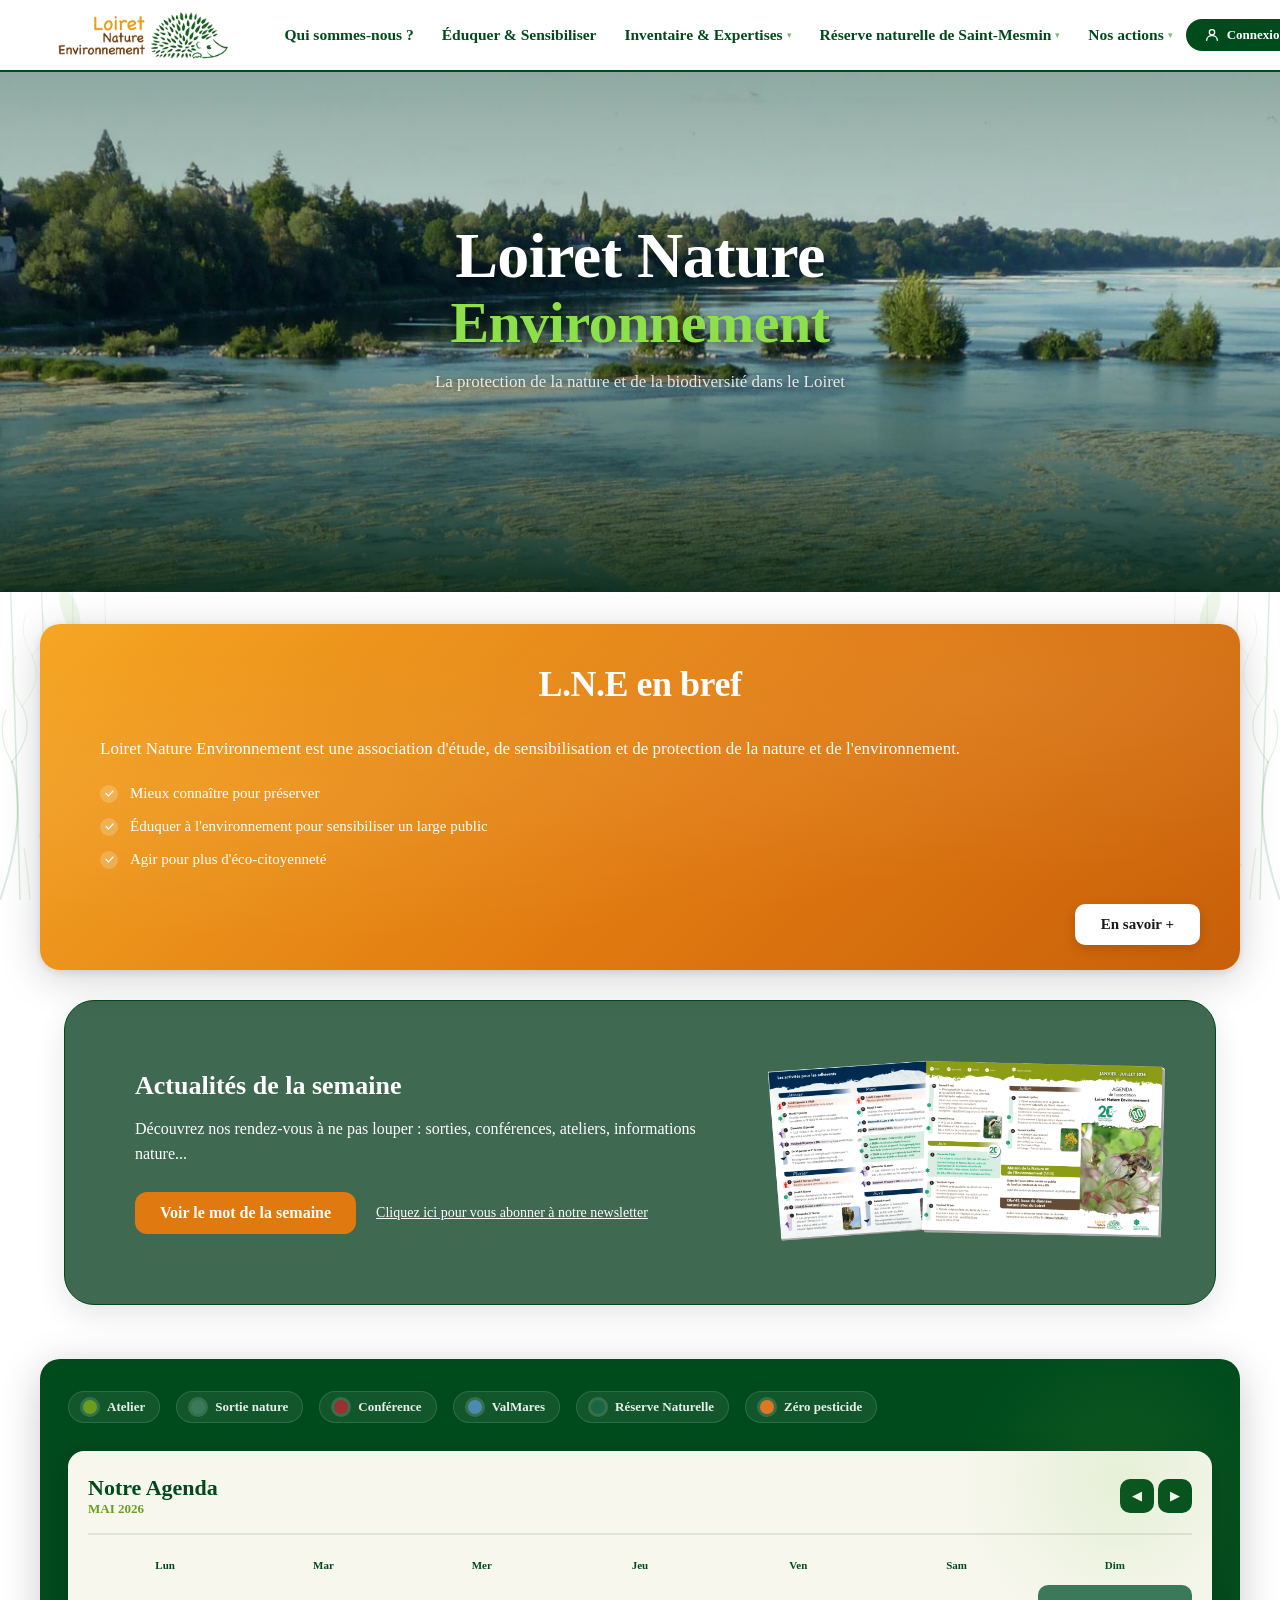
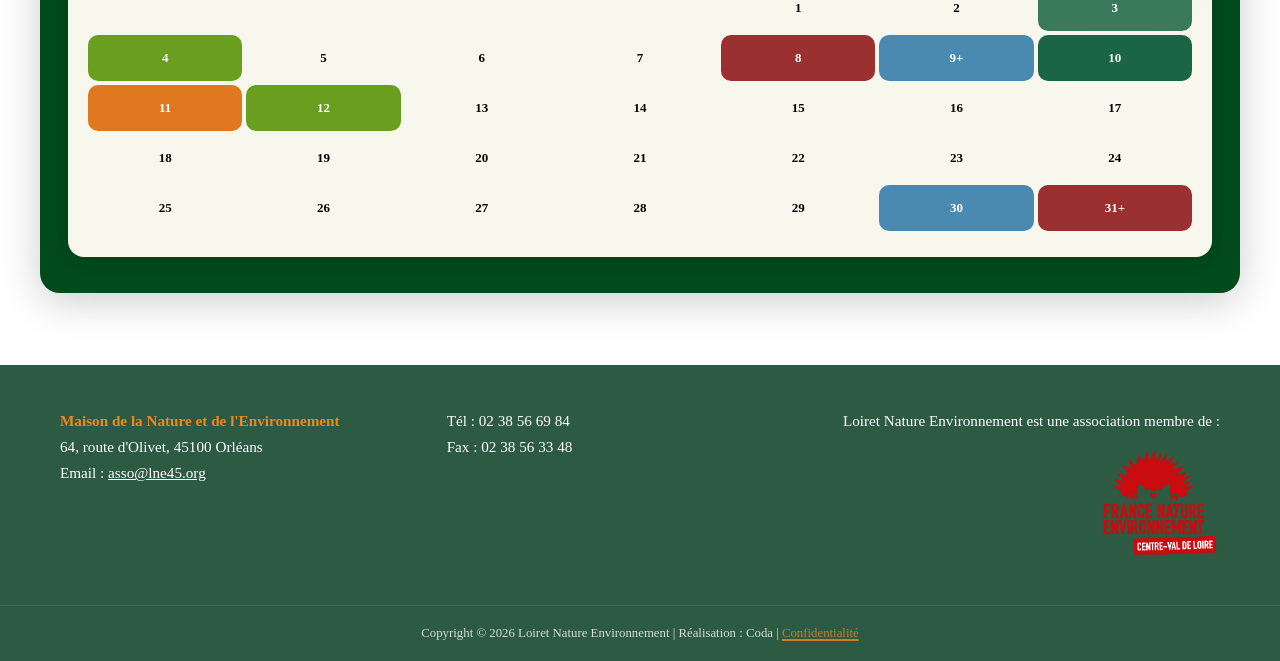
<file: index.html>
<!DOCTYPE html>
<html lang="fr">
<head>
  <meta charset="UTF-8">
  <meta name="viewport" content="width=device-width, initial-scale=1.0">
  <title>Loiret Nature Environnement</title>
  <link rel="stylesheet" href="style.css">
</head>
<body>

  <!-- DÉCORS LATÉRAUX COMPLETS -->
  <div class="side-deco side-deco--left" aria-hidden="true">
    <svg xmlns="http://www.w3.org/2000/svg" viewBox="0 0 160 900" preserveAspectRatio="xMidYMid meet">
      <path d="M20,900 Q15,700 8,520 Q2,360 22,180" stroke="#3a9a50" stroke-width="1.5" fill="none" opacity="0.18" stroke-linecap="round"/>
      <path d="M50,900 Q47,720 40,550 Q35,390 58,200" stroke="#2a7a38" stroke-width="1.2" fill="none" opacity="0.14" stroke-linecap="round"/>
      <path d="M80,900 Q76,740 72,580 Q68,420 88,260" stroke="#5ab840" stroke-width="1" fill="none" opacity="0.11" stroke-linecap="round"/>
      <path d="M110,900 Q108,760 105,600 Q102,460 118,300" stroke="#3a9a50" stroke-width="0.9" fill="none" opacity="0.09" stroke-linecap="round"/>
      <path d="M22,470 Q-2,440 4,405 Q28,415 22,470Z" fill="#3a9a50" opacity="0.16"/>
      <path d="M50,370 Q24,342 30,308 Q56,320 50,370Z" fill="#6ab840" opacity="0.14"/>
      <path d="M18,300 Q-8,268 0,235 Q24,248 18,300Z" fill="#2a7a38" opacity="0.13"/>
      <path d="M65,520 Q40,494 46,462 Q72,470 65,520Z" fill="#5ab840" opacity="0.12"/>
      <path d="M42,215 Q20,190 26,160 Q50,172 42,215Z" fill="#3a9a50" opacity="0.11"/>
      <path d="M80,640 Q56,618 60,588 Q84,596 80,640Z" fill="#6ab840" opacity="0.10"/>
      <path d="M100,430 Q78,410 82,382 Q105,390 100,430Z" fill="#2a7a38" opacity="0.09"/>
      <path d="M0,900 Q28,820 12,762" stroke="#2a7a38" stroke-width="2" fill="none" opacity="0.16" stroke-linecap="round"/>
      <path d="M12,762 Q36,732 22,706" stroke="#3a9a50" stroke-width="1.3" fill="none" opacity="0.14" stroke-linecap="round"/>
      <path d="M12,762 Q-4,736 6,710" stroke="#3a9a50" stroke-width="1.3" fill="none" opacity="0.14" stroke-linecap="round"/>
      <path d="M22,706 Q44,680 32,656" stroke="#6ab840" stroke-width="1.1" fill="none" opacity="0.12" stroke-linecap="round"/>
      <path d="M22,706 Q6,682 16,656" stroke="#6ab840" stroke-width="1.1" fill="none" opacity="0.12" stroke-linecap="round"/>
      <path d="M32,656 Q52,634 42,614" stroke="#5ab840" stroke-width="0.9" fill="none" opacity="0.10" stroke-linecap="round"/>
      <path d="M32,656 Q18,634 26,614" stroke="#5ab840" stroke-width="0.9" fill="none" opacity="0.10" stroke-linecap="round"/>
      <ellipse cx="90" cy="840" rx="42" ry="24" fill="#8B6914" opacity="0.16"/>
      <path d="M52,826 Q44,806 58,800 Q60,818 52,826Z" fill="#555533" opacity="0.16"/>
      <path d="M64,818 Q58,796 72,792 Q74,810 64,818Z" fill="#555533" opacity="0.16"/>
      <path d="M78,812 Q76,790 92,786 Q92,806 78,812Z" fill="#555533" opacity="0.16"/>
      <path d="M94,812 Q94,790 108,792 Q107,808 94,812Z" fill="#555533" opacity="0.16"/>
      <path d="M108,818 Q112,798 124,802 Q120,818 108,818Z" fill="#555533" opacity="0.16"/>
      <ellipse cx="50" cy="836" rx="11" ry="9" fill="#c8a040" opacity="0.16"/>
      <circle cx="47" cy="832" r="2.5" fill="#442200" opacity="0.18"/>
      <rect x="62" y="858" width="8" height="7" rx="2" fill="#8B6914" opacity="0.13"/>
      <rect x="80" y="860" width="8" height="7" rx="2" fill="#8B6914" opacity="0.13"/>
      <rect x="98" y="860" width="8" height="7" rx="2" fill="#8B6914" opacity="0.13"/>
      <rect x="114" y="858" width="8" height="7" rx="2" fill="#8B6914" opacity="0.13"/>
      <path d="M120,448 Q96,418 104,388 Q128,398 134,430 Q136,445 120,448Z" fill="#c05a10" opacity="0.14"/>
      <ellipse cx="130" cy="468" rx="18" ry="22" fill="#c05a10" opacity="0.15"/>
      <circle cx="122" cy="450" r="13" fill="#c05a10" opacity="0.15"/>
      <path d="M116,440 Q113,426 120,424 Q122,436 116,440Z" fill="#c05a10" opacity="0.15"/>
      <path d="M128,438 Q127,424 136,424 Q137,436 128,438Z" fill="#c05a10" opacity="0.15"/>
      <circle cx="118" cy="450" r="3" fill="#1a1a00" opacity="0.17"/>
      <ellipse cx="113" cy="456" rx="6" ry="5" fill="#d4784a" opacity="0.13"/>
      <path d="M116,476 Q106,490 104,500" stroke="#c05a10" stroke-width="3.5" fill="none" opacity="0.14" stroke-linecap="round"/>
      <circle cx="102" cy="504" r="7" fill="#c8960a" opacity="0.13"/>
      <path d="M60,110 Q36,86 40,66 Q66,70 60,110Z" fill="#f5c842" opacity="0.16"/>
      <path d="M80,110 Q104,86 100,66 Q76,70 80,110Z" fill="#f5c842" opacity="0.16"/>
      <path d="M62,116 Q42,132 46,148 Q65,140 62,116Z" fill="#e8a520" opacity="0.13"/>
      <path d="M78,116 Q98,132 94,148 Q75,140 78,116Z" fill="#e8a520" opacity="0.13"/>
      <ellipse cx="70" cy="112" rx="3.5" ry="15" fill="#2a1a00" opacity="0.16"/>
      <path d="M68,97 Q62,84 57,78" stroke="#2a1a00" stroke-width="1.1" fill="none" opacity="0.16" stroke-linecap="round"/>
      <path d="M72,97 Q78,84 83,78" stroke="#2a1a00" stroke-width="1.1" fill="none" opacity="0.16" stroke-linecap="round"/>
      <path d="M30,900 Q28,872 24,848" stroke="#3a9a50" stroke-width="1.2" fill="none" opacity="0.13" stroke-linecap="round"/>
      <path d="M45,900 Q43,874 40,852" stroke="#5ab840" stroke-width="1" fill="none" opacity="0.11" stroke-linecap="round"/>
      <path d="M140,900 Q140,876 138,855" stroke="#2a7a38" stroke-width="1" fill="none" opacity="0.10" stroke-linecap="round"/>
      <path d="M155,900 Q157,878 155,858" stroke="#3a9a50" stroke-width="0.9" fill="none" opacity="0.09" stroke-linecap="round"/>
    </svg>
  </div>

  <div class="side-deco side-deco--right" aria-hidden="true">
    <svg xmlns="http://www.w3.org/2000/svg" viewBox="0 0 160 900" preserveAspectRatio="xMidYMid meet">
      <path d="M140,900 Q145,700 152,520 Q158,360 138,180" stroke="#3a9a50" stroke-width="1.5" fill="none" opacity="0.18" stroke-linecap="round"/>
      <path d="M110,900 Q113,720 120,550 Q125,390 102,200" stroke="#2a7a38" stroke-width="1.2" fill="none" opacity="0.14" stroke-linecap="round"/>
      <path d="M80,900 Q84,740 88,580 Q92,420 72,260" stroke="#5ab840" stroke-width="1" fill="none" opacity="0.11" stroke-linecap="round"/>
      <path d="M50,900 Q52,760 55,600 Q58,460 42,300" stroke="#3a9a50" stroke-width="0.9" fill="none" opacity="0.09" stroke-linecap="round"/>
      <path d="M138,470 Q162,440 156,405 Q132,415 138,470Z" fill="#3a9a50" opacity="0.16"/>
      <path d="M110,370 Q136,342 130,308 Q104,320 110,370Z" fill="#6ab840" opacity="0.14"/>
      <path d="M142,300 Q168,268 160,235 Q136,248 142,300Z" fill="#2a7a38" opacity="0.13"/>
      <path d="M95,520 Q120,494 114,462 Q88,470 95,520Z" fill="#5ab840" opacity="0.12"/>
      <path d="M118,215 Q140,190 134,160 Q110,172 118,215Z" fill="#3a9a50" opacity="0.11"/>
      <path d="M80,640 Q104,618 100,588 Q76,596 80,640Z" fill="#6ab840" opacity="0.10"/>
      <path d="M60,430 Q82,410 78,382 Q55,390 60,430Z" fill="#2a7a38" opacity="0.09"/>
      <path d="M160,900 Q132,820 148,762" stroke="#2a7a38" stroke-width="2" fill="none" opacity="0.16" stroke-linecap="round"/>
      <path d="M148,762 Q124,732 138,706" stroke="#3a9a50" stroke-width="1.3" fill="none" opacity="0.14" stroke-linecap="round"/>
      <path d="M148,762 Q164,736 154,710" stroke="#3a9a50" stroke-width="1.3" fill="none" opacity="0.14" stroke-linecap="round"/>
      <path d="M138,706 Q116,680 128,656" stroke="#6ab840" stroke-width="1.1" fill="none" opacity="0.12" stroke-linecap="round"/>
      <path d="M138,706 Q154,682 144,656" stroke="#6ab840" stroke-width="1.1" fill="none" opacity="0.12" stroke-linecap="round"/>
      <path d="M128,656 Q108,634 118,614" stroke="#5ab840" stroke-width="0.9" fill="none" opacity="0.10" stroke-linecap="round"/>
      <path d="M128,656 Q142,634 134,614" stroke="#5ab840" stroke-width="0.9" fill="none" opacity="0.10" stroke-linecap="round"/>
      <ellipse cx="75" cy="848" rx="24" ry="15" fill="#4a9a30" opacity="0.16"/>
      <circle cx="59" cy="836" r="8" fill="#4a9a30" opacity="0.16"/>
      <circle cx="91" cy="836" r="8" fill="#4a9a30" opacity="0.16"/>
      <circle cx="59" cy="835" r="4" fill="#1a1a00" opacity="0.17"/>
      <circle cx="91" cy="835" r="4" fill="#1a1a00" opacity="0.17"/>
      <path d="M52,858 Q36,872 28,866 Q36,854 50,852Z" fill="#4a9a30" opacity="0.14"/>
      <path d="M98,858 Q114,872 122,866 Q114,854 100,852Z" fill="#4a9a30" opacity="0.14"/>
      <path d="M62,860 Q54,872 50,866" stroke="#4a9a30" stroke-width="3.5" fill="none" opacity="0.14" stroke-linecap="round"/>
      <path d="M88,860 Q96,872 100,866" stroke="#4a9a30" stroke-width="3.5" fill="none" opacity="0.14" stroke-linecap="round"/>
      <ellipse cx="80" cy="80" rx="34" ry="5.5" fill="#7ecfcf" opacity="0.15" transform="rotate(-12 80 80)"/>
      <ellipse cx="80" cy="84" rx="34" ry="5.5" fill="#7ecfcf" opacity="0.12" transform="rotate(12 80 84)"/>
      <ellipse cx="80" cy="82" rx="22" ry="4" fill="#7ecfcf" opacity="0.12" transform="rotate(-26 80 82) translate(16,7)"/>
      <ellipse cx="80" cy="82" rx="22" ry="4" fill="#7ecfcf" opacity="0.12" transform="rotate(26 80 82) translate(-16,7)"/>
      <ellipse cx="80" cy="84" rx="4.5" ry="15" fill="#3a8a90" opacity="0.16"/>
      <circle cx="80" cy="71" r="6" fill="#2a6a70" opacity="0.16"/>
      <ellipse cx="30" cy="400" rx="15" ry="10" fill="#f5c842" opacity="0.16"/>
      <rect x="18" y="393" width="7" height="13" rx="2" fill="#1a1a00" opacity="0.13"/>
      <rect x="26" y="393" width="7" height="13" rx="2" fill="#1a1a00" opacity="0.13"/>
      <rect x="34" y="393" width="7" height="13" rx="2" fill="#1a1a00" opacity="0.13"/>
      <ellipse cx="30" cy="390" rx="9" ry="7" fill="#1a1a00" opacity="0.14"/>
      <ellipse cx="16" cy="392" rx="11" ry="6" fill="rgba(200,235,255,0.6)" opacity="0.18" transform="rotate(-30 16 392)"/>
      <ellipse cx="44" cy="392" rx="11" ry="6" fill="rgba(200,235,255,0.6)" opacity="0.18" transform="rotate(30 44 392)"/>
      <path d="M130,900 Q132,872 136,848" stroke="#3a9a50" stroke-width="1.2" fill="none" opacity="0.13" stroke-linecap="round"/>
      <path d="M115,900 Q117,874 120,852" stroke="#5ab840" stroke-width="1" fill="none" opacity="0.11" stroke-linecap="round"/>
      <path d="M20,900 Q20,876 22,855" stroke="#2a7a38" stroke-width="1" fill="none" opacity="0.10" stroke-linecap="round"/>
      <path d="M5,900 Q3,878 5,858" stroke="#3a9a50" stroke-width="0.9" fill="none" opacity="0.09" stroke-linecap="round"/>
    </svg>
  </div>

  <nav>
    <div class="logo">
      <a href="index.html"><img src="logo.png" alt="Loiret Nature Environnement" width="120" height="52" fetchpriority="high" decoding="async"></a>
    </div>
    <ul class="nav-links">
      <li><a href="qui-sommes-nous/qui-sommes-nous.html">Qui sommes-nous ?</a></li>
      <li><a href="eduquer_sensibiliser/eduquer_sensibiliser.html">Éduquer &amp; Sensibiliser</a></li>
      <li>
        <span>Inventaire &amp; Expertises <span class="chevron">▾</span></span>
        <ul class="dropdown">
          <li><a href="#">Nos Compétences</a></li>
          <li><a href="#">Suivi Environnement</a></li>
          <li><a href="#">Autres Suivi</a></li>
          <li><a href="#">Inventaires Botaniques</a></li>
        </ul>
      </li>
      <li>
        <span>Réserve naturelle de Saint-Mesmin <span class="chevron">▾</span></span>
        <ul class="dropdown">
          <li><a href="#">Connaitre la réserve naturelle</a></li>
          <li><a href="#">Une réserve pleine de vie</a></li>
          <li><a href="#">Les Actualités</a></li>
        </ul>
      </li>
      <li>
        <span>Nos actions <span class="chevron">▾</span></span>
        <ul class="dropdown">
          <li><a href="#">Préserver la nature</a></li>
          <li><a href="#">Réduire son impact</a></li>
          <li><a href="#">S'engager &amp; agir</a></li>
        </ul>
      </li>
    </ul>
    <a class="login-btn" href="#">
      <svg viewBox="0 0 24 24" fill="none" stroke="currentColor" stroke-width="2" stroke-linecap="round" stroke-linejoin="round" aria-hidden="true">
        <circle cx="12" cy="8" r="4"/>
        <path d="M4 20c0-4 3.6-7 8-7s8 3 8 7"/>
      </svg>
      Connexion
    </a>
    <button class="burger" id="burger" aria-label="Menu" aria-expanded="false">
      <span></span><span></span><span></span>
    </button>
  </nav>

  <!-- ===== HERO IMAGE ===== -->
  <div class="hero-image" role="img" aria-label="Photo nature — Loiret Nature Environnement">
    <div class="hero-overlay" aria-hidden="true"></div>
    <div class="hero-content">
      <h1 class="hero-title">
        <span class="hero-title-main">Loiret Nature</span>
        <span class="hero-title-accent">Environnement</span>
      </h1>
      <p class="hero-subtitle">La protection de la nature et de la biodiversité dans le Loiret</p>
    </div>
  </div>

  <div class="sketch-card">
    <div class="sketch-content">
      <p class="sketch-title">L.N.E en bref</p>
      <p class="sketch-intro">Loiret Nature Environnement est une association d'étude, de sensibilisation et de protection de la nature et de l'environnement.</p>
      <ul class="sketch-list">
        <li>Mieux connaître pour préserver</li>
        <li>Éduquer à l'environnement pour sensibiliser un large public</li>
        <li>Agir pour plus d'éco-citoyenneté</li>
      </ul>
      <div class="sketch-footer">
        <button class="sketch-btn">En savoir +</button>
      </div>
    </div>
  </div>

  <!-- NOUVELLE SECTION ACTUALITÉS -->
  <div class="news-simple">
    <div class="news-content-text">
      <h2>Actualités de la semaine</h2>
      <p>Découvrez nos rendez-vous à ne pas louper : sorties, conférences, ateliers, informations nature...</p>
      <div class="news-actions">
        <a href="#" class="news-btn-orange">Voir le mot de la semaine</a>
        <a href="#" class="news-link-white">Cliquez ici pour vous abonner à notre newsletter</a>
      </div>
    </div>
    <div class="news-image-box">
      <img src="imagenews.webp" alt="Agenda" loading="lazy" decoding="async">
    </div>
  </div>

  <div class="bg">
    <div class="legend-grid">
      <div class="leg-item"><div class="leg-circle" style="background:#6a9e1f;"></div><div class="leg-name">Atelier</div></div>
      <div class="leg-item"><div class="leg-circle" style="background:#3a7a5a;"></div><div class="leg-name">Sortie nature</div></div>
      <div class="leg-item"><div class="leg-circle" style="background:#9b3030;"></div><div class="leg-name">Conférence</div></div>
      <div class="leg-item"><div class="leg-circle" style="background:#4a8ab0;"></div><div class="leg-name">ValMares</div></div>
      <div class="leg-item"><div class="leg-circle" style="background:#1a6644;"></div><div class="leg-name">Réserve Naturelle</div></div>
      <div class="leg-item"><div class="leg-circle" style="background:#e07820;"></div><div class="leg-name">Zéro pesticide</div></div>
    </div>

    <div class="cal-card">
      <div class="cal-header">
        <div class="cal-title-block">
          <div class="cal-title">Notre Agenda</div>
          <div class="cal-month" id="month-label">Mai 2026</div>
        </div>
        <div class="cal-nav">
          <button class="nav-btn" id="prev" aria-label="Mois précédent">&#9664;</button>
          <button class="nav-btn" id="next" aria-label="Mois suivant">&#9654;</button>
        </div>
      </div>
      <div class="cal-grid" id="cal-grid" role="grid">
        <div class="dow">Lun</div><div class="dow">Mar</div><div class="dow">Mer</div><div class="dow">Jeu</div><div class="dow">Ven</div><div class="dow">Sam</div><div class="dow">Dim</div>
        <!-- Les jours seront générés dynamiquement par le JS -->
      </div>
    </div>
  </div>

  <script>
    if (window.matchMedia("(max-width: 800px)").matches) {
      document.querySelectorAll(".side-deco").forEach((node) => node.remove());
    }
  </script>
  <script src="script.js" defer></script>
</body>

<footer class="lne-footer-eco">
    <div class="footer-content">
        <div class="footer-column">
            <p class="footer-brand">Maison de la Nature et de l'Environnement</p>
            <p>64, route d'Olivet, 45100 Orléans</p>
            <p>Email : <a href="mailto:asso@lne45.org">asso@lne45.org</a></p>
        </div>

        <div class="footer-column">
            <p>Tél : 02 38 56 69 84</p>
            <p>Fax : 02 38 56 33 48</p>
        </div>

        <div class="footer-column footer-right">
            <p>Loiret Nature Environnement est une association membre de :</p>
            <img src="footer.webp" alt="Logo LNE" class="eco-logo" loading="lazy" decoding="async" width="120" height="120">
        </div>
    </div>

    <div class="footer-bottom">
        <p>Copyright © 2026 Loiret Nature Environnement | Réalisation : Coda | <a href="./politique-confidentialite/politique-confidentialite.html">Confidentialité</a></p>
    </div>
</footer>

</html>
</file>
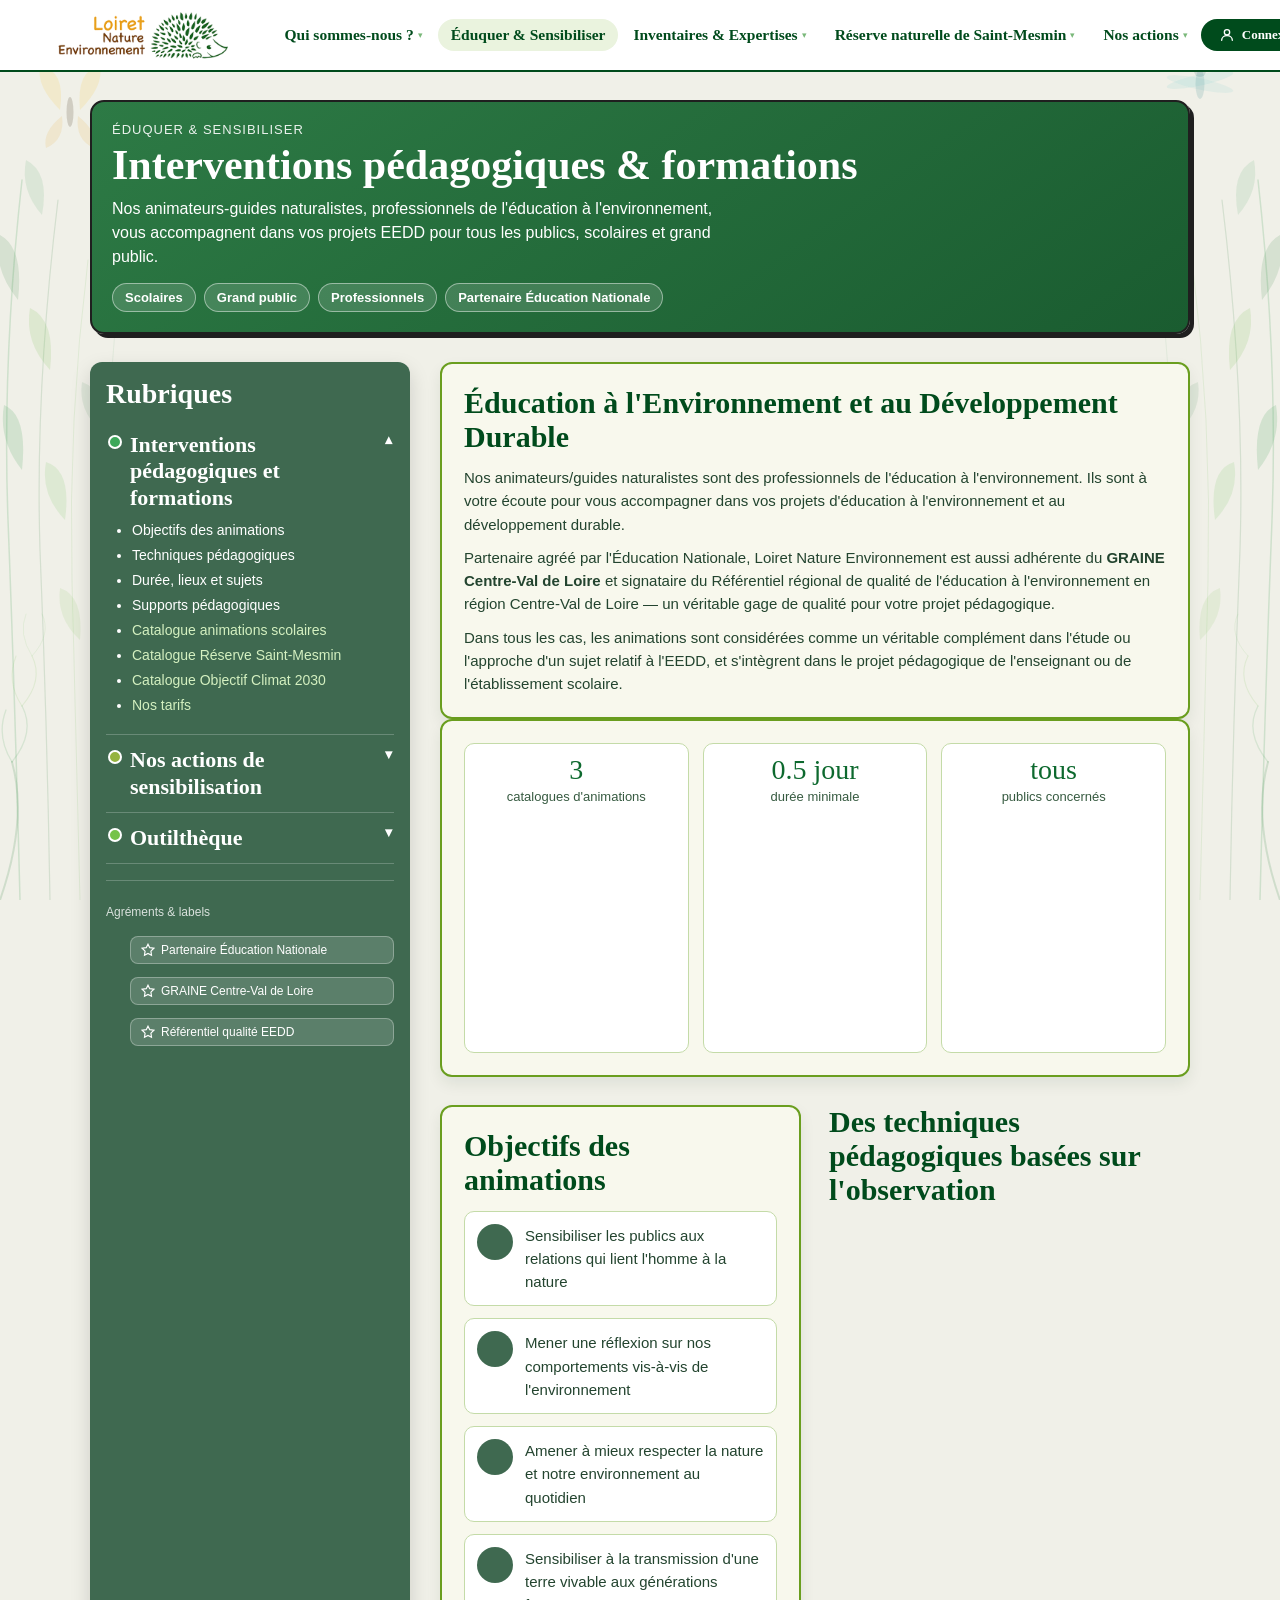
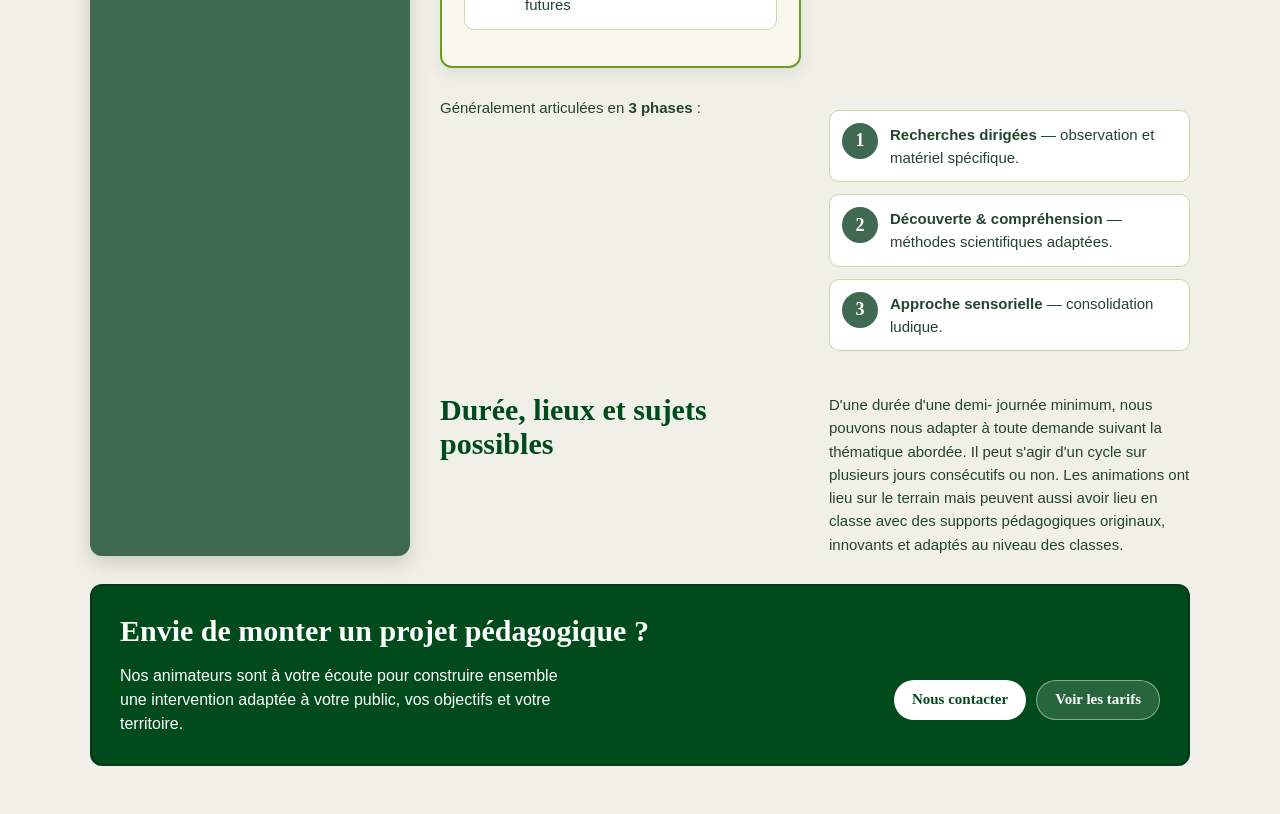
<file: eduquer_sensibiliser.html>
<!DOCTYPE html>
<html lang="fr">
<head>
  <meta charset="UTF-8">
  <meta name="viewport" content="width=device-width, initial-scale=1.0">
  <title>Interventions pédagogiques et formations - Loiret Nature Environnement</title>
  <link rel="stylesheet" href="eduquer_sensibiliser.css">
  
</head>
<body>
  <a class="skip-link" href="#contenu">Aller au contenu</a>

  <!-- ======= DÉCO LATÉRALE GAUCHE (identique) ======= -->
  <div class="side-deco side-deco--left" aria-hidden="true">
    <svg xmlns="http://www.w3.org/2000/svg" viewBox="0 0 160 900" preserveAspectRatio="xMidYMid meet">
      <path d="M20,900 Q15,700 8,520 Q2,360 22,180" stroke="#3a9a50" stroke-width="1.5" fill="none" opacity="0.18" stroke-linecap="round"/>
      <path d="M50,900 Q47,720 40,550 Q35,390 58,200" stroke="#2a7a38" stroke-width="1.2" fill="none" opacity="0.14" stroke-linecap="round"/>
      <path d="M80,900 Q76,740 72,580 Q68,420 88,260" stroke="#5ab840" stroke-width="1" fill="none" opacity="0.11" stroke-linecap="round"/>
      <path d="M110,900 Q108,760 105,600 Q102,460 118,300" stroke="#3a9a50" stroke-width="0.9" fill="none" opacity="0.09" stroke-linecap="round"/>
      <path d="M22,470 Q-2,440 4,405 Q28,415 22,470Z" fill="#3a9a50" opacity="0.16"/>
      <path d="M50,370 Q24,342 30,308 Q56,320 50,370Z" fill="#6ab840" opacity="0.14"/>
      <path d="M18,300 Q-8,268 0,235 Q24,248 18,300Z" fill="#2a7a38" opacity="0.13"/>
      <path d="M65,520 Q40,494 46,462 Q72,470 65,520Z" fill="#5ab840" opacity="0.12"/>
      <path d="M42,215 Q20,190 26,160 Q50,172 42,215Z" fill="#3a9a50" opacity="0.11"/>
      <path d="M80,640 Q56,618 60,588 Q84,596 80,640Z" fill="#6ab840" opacity="0.10"/>
      <path d="M100,430 Q78,410 82,382 Q105,390 100,430Z" fill="#2a7a38" opacity="0.09"/>
      <path d="M0,900 Q28,820 12,762" stroke="#2a7a38" stroke-width="2" fill="none" opacity="0.16" stroke-linecap="round"/>
      <path d="M12,762 Q36,732 22,706" stroke="#3a9a50" stroke-width="1.3" fill="none" opacity="0.14" stroke-linecap="round"/>
      <path d="M12,762 Q-4,736 6,710" stroke="#3a9a50" stroke-width="1.3" fill="none" opacity="0.14" stroke-linecap="round"/>
      <path d="M22,706 Q44,680 32,656" stroke="#6ab840" stroke-width="1.1" fill="none" opacity="0.12" stroke-linecap="round"/>
      <path d="M22,706 Q6,682 16,656" stroke="#6ab840" stroke-width="1.1" fill="none" opacity="0.12" stroke-linecap="round"/>
      <path d="M32,656 Q52,634 42,614" stroke="#5ab840" stroke-width="0.9" fill="none" opacity="0.10" stroke-linecap="round"/>
      <path d="M32,656 Q18,634 26,614" stroke="#5ab840" stroke-width="0.9" fill="none" opacity="0.10" stroke-linecap="round"/>
      <path d="M60,110 Q36,86 40,66 Q66,70 60,110Z" fill="#f5c842" opacity="0.16"/>
      <path d="M80,110 Q104,86 100,66 Q76,70 80,110Z" fill="#f5c842" opacity="0.16"/>
      <path d="M62,116 Q42,132 46,148 Q65,140 62,116Z" fill="#e8a520" opacity="0.13"/>
      <path d="M78,116 Q98,132 94,148 Q75,140 78,116Z" fill="#e8a520" opacity="0.13"/>
      <ellipse cx="70" cy="112" rx="3.5" ry="15" fill="#2a1a00" opacity="0.16"/>
    </svg>
  </div>

  <div class="side-deco side-deco--right" aria-hidden="true">
    <svg xmlns="http://www.w3.org/2000/svg" viewBox="0 0 160 900" preserveAspectRatio="xMidYMid meet">
      <path d="M140,900 Q145,700 152,520 Q158,360 138,180" stroke="#3a9a50" stroke-width="1.5" fill="none" opacity="0.18" stroke-linecap="round"/>
      <path d="M110,900 Q113,720 120,550 Q125,390 102,200" stroke="#2a7a38" stroke-width="1.2" fill="none" opacity="0.14" stroke-linecap="round"/>
      <path d="M80,900 Q84,740 88,580 Q92,420 72,260" stroke="#5ab840" stroke-width="1" fill="none" opacity="0.11" stroke-linecap="round"/>
      <path d="M50,900 Q52,760 55,600 Q58,460 42,300" stroke="#3a9a50" stroke-width="0.9" fill="none" opacity="0.09" stroke-linecap="round"/>
      <path d="M138,470 Q162,440 156,405 Q132,415 138,470Z" fill="#3a9a50" opacity="0.16"/>
      <path d="M110,370 Q136,342 130,308 Q104,320 110,370Z" fill="#6ab840" opacity="0.14"/>
      <path d="M142,300 Q168,268 160,235 Q136,248 142,300Z" fill="#2a7a38" opacity="0.13"/>
      <path d="M95,520 Q120,494 114,462 Q88,470 95,520Z" fill="#5ab840" opacity="0.12"/>
      <path d="M118,215 Q140,190 134,160 Q110,172 118,215Z" fill="#3a9a50" opacity="0.11"/>
      <path d="M80,640 Q104,618 100,588 Q76,596 80,640Z" fill="#6ab840" opacity="0.10"/>
      <path d="M60,430 Q82,410 78,382 Q55,390 60,430Z" fill="#2a7a38" opacity="0.09"/>
      <path d="M160,900 Q132,820 148,762" stroke="#2a7a38" stroke-width="2" fill="none" opacity="0.16" stroke-linecap="round"/>
      <path d="M148,762 Q124,732 138,706" stroke="#3a9a50" stroke-width="1.3" fill="none" opacity="0.14" stroke-linecap="round"/>
      <path d="M138,706 Q116,680 128,656" stroke="#6ab840" stroke-width="1.1" fill="none" opacity="0.12" stroke-linecap="round"/>
      <path d="M128,656 Q108,634 118,614" stroke="#5ab840" stroke-width="0.9" fill="none" opacity="0.10" stroke-linecap="round"/>
      <ellipse cx="80" cy="80" rx="34" ry="5.5" fill="#7ecfcf" opacity="0.15" transform="rotate(-12 80 80)"/>
      <ellipse cx="80" cy="84" rx="34" ry="5.5" fill="#7ecfcf" opacity="0.12" transform="rotate(12 80 84)"/>
      <ellipse cx="80" cy="84" rx="4.5" ry="15" fill="#3a8a90" opacity="0.16"/>
      <circle cx="80" cy="71" r="6" fill="#2a6a70" opacity="0.16"/>
    </svg>
  </div>

  <nav>
    <div class="logo">
      <a href="index.html"><img src="logo.png" alt="Loiret Nature Environnement"></a>
    </div>

    <ul class="nav-links">
      <li>
        <span>Qui sommes-nous ? <span class="chevron">▾</span></span>
        <ul class="dropdown">
          <li><a href="#">L'association</a></li>
          <li><a href="#">Maison de la Nature d'Orléans</a></li>
          <li><a href="#">OBS'45</a></li>
          <li><a href="#">FNE Centre-Val de Loire</a></li>
        </ul>
      </li>
      <li><a href="interventions-pedagogiques.html" aria-current="page">Éduquer &amp; Sensibiliser</a></li>
      <li>
        <span>Inventaires &amp; Expertises <span class="chevron">▾</span></span>
        <ul class="dropdown">
          <li><a href="#">Inventaires floristiques</a></li>
          <li><a href="#">Inventaires faunistiques</a></li>
          <li><a href="#">Expertises naturalistes</a></li>
          <li><a href="#">Cartographie &amp; SIG</a></li>
        </ul>
      </li>
      <li>
        <span>Réserve naturelle de Saint-Mesmin <span class="chevron">▾</span></span>
        <ul class="dropdown">
          <li><a href="#">Présentation de la réserve</a></li>
          <li><a href="#">Faune &amp; flore</a></li>
          <li><a href="#">Accès &amp; visite</a></li>
          <li><a href="#">Actualités de la réserve</a></li>
        </ul>
      </li>
      <li>
        <span>Nos actions <span class="chevron">▾</span></span>
        <ul class="dropdown">
          <li><a href="#">Zéro Pesticide</a></li>
          <li><a href="#">Biodiversité</a></li>
          <li><a href="#">Énergie &amp; Climat</a></li>
          <li><a href="#">Eau</a></li>
        </ul>
      </li>
    </ul>

    <a class="login-btn" href="#">
      <svg viewBox="0 0 24 24" fill="none" stroke="currentColor" stroke-width="2" stroke-linecap="round" stroke-linejoin="round">
        <circle cx="12" cy="8" r="4"/>
        <path d="M4 20c0-4 3.6-7 8-7s8 3 8 7"/>
      </svg>
      Connexion
    </a>
  </nav>

  <main class="edu-page" id="contenu">

    <header class="edu-hero">
      <p class="hero-kicker">Éduquer &amp; Sensibiliser</p>
      <h1>Interventions pédagogiques&nbsp;&amp;&nbsp;formations</h1>
      <p class="hero-intro">
        Nos animateurs-guides naturalistes, professionnels de l'éducation à l'environnement,
        vous accompagnent dans vos projets EEDD pour tous les publics, scolaires et grand public.
      </p>
      <div class="hero-chips" aria-label="Publics">
        <span>Scolaires</span>
        <span>Grand public</span>
        <span>Professionnels</span>
        <span>Partenaire Éducation Nationale</span>
      </div>
    </header>

    <div class="edu-layout">

      <aside class="edu-menu" aria-label="Menu Éduquer et Sensibiliser">
        <div class="menu-card">
          <h2 class="menu-title">Rubriques</h2>

          <details open>
            <summary>
              <span class="summary-main">
                <span class="dot dot-interv"></span>
                <span class="summary-label">Interventions pédagogiques et formations</span>
              </span>
            </summary>
            <ul>
              <li>Objectifs des animations</li>
              <li>Techniques pédagogiques</li>
              <li>Durée, lieux et sujets</li>
              <li>Supports pédagogiques</li>
              <li><a href="#">Catalogue animations scolaires</a></li>
              <li><a href="#">Catalogue Réserve Saint-Mesmin</a></li>
              <li><a href="#">Catalogue Objectif Climat 2030</a></li>
              <li><a href="#">Nos tarifs</a></li>
            </ul>
          </details>

          <details>
            <summary>
              <span class="summary-main">
                <span class="dot dot-sensib"></span>
                <span class="summary-label">Nos actions de sensibilisation</span>
              </span>
            </summary>
            <ul>
              <li><a href="#">École en transition</a></li>
              <li><a href="#">Artistes en Herbes</a></li>
            </ul>
          </details>

          <details>
            <summary>
              <span class="summary-main">
                <span class="dot dot-outil"></span>
                <span class="summary-label">Outilthèque</span>
              </span>
            </summary>
            <p>Retrouvez nos outils pédagogiques en prêt pour vos projets environnementaux.</p>
          </details>

          <div style="margin-top:16px; padding-top:14px; border-top:1px solid rgba(255,255,255,.22);">
            <p style="color:#fff; font-family:Tahoma,sans-serif; font-size:12px; opacity:.8; margin-bottom:8px; margin-left:0;">Agréments &amp; labels</p>
            <div class="badges-list">
              <span class="badge-agrement">
                <svg viewBox="0 0 24 24" fill="none" stroke="currentColor" stroke-width="2"><path d="M12 2l3 6 7 1-5 5 1 7-6-3-6 3 1-7-5-5 7-1z"/></svg>
                Partenaire Éducation Nationale
              </span>
              <span class="badge-agrement">
                <svg viewBox="0 0 24 24" fill="none" stroke="currentColor" stroke-width="2"><path d="M12 2l3 6 7 1-5 5 1 7-6-3-6 3 1-7-5-5 7-1z"/></svg>
                GRAINE Centre-Val de Loire
              </span>
              <span class="badge-agrement">
                <svg viewBox="0 0 24 24" fill="none" stroke="currentColor" stroke-width="2"><path d="M12 2l3 6 7 1-5 5 1 7-6-3-6 3 1-7-5-5 7-1z"/></svg>
                Référentiel qualité EEDD
              </span>
            </div>
          </div>
        </div>
      </aside>

      <section class="edu-content">

  <!-- 🔹 BLOC ALIGNÉ AVEC LA SIDEBAR -->
  <div class="top-pair">

    <article class="info-card">
      <h2>Éducation à l'Environnement et au Développement Durable</h2>
      <p>
        Nos animateurs/guides naturalistes sont des professionnels de l'éducation à l'environnement.
        Ils sont à votre écoute pour vous accompagner dans vos projets d'éducation à l'environnement
        et au développement durable.
      </p>
      <p>
        Partenaire agréé par l'Éducation Nationale, Loiret Nature Environnement est aussi adhérente
        du <strong>GRAINE Centre-Val de Loire</strong> et signataire du Référentiel régional de qualité
        de l'éducation à l'environnement en région Centre-Val de Loire — un véritable gage de qualité
        pour votre projet pédagogique.
      </p>
      <p>
        Dans tous les cas, les animations sont considérées comme un véritable complément dans l'étude
        ou l'approche d'un sujet relatif à l'EEDD, et s'intègrent dans le projet pédagogique de
        l'enseignant ou de l'établissement scolaire.
      </p>
    </article>

    <div class="stats-grid" aria-label="Chiffres clés">
      <div class="stat">
        <p class="stat-value">3</p>
        <p class="stat-label">catalogues d'animations</p>
      </div>
      <div class="stat">
        <p class="stat-value">0.5 jour</p>
        <p class="stat-label">durée minimale</p>
      </div>
      <div class="stat">
        <p class="stat-value">tous</p>
        <p class="stat-label">publics concernés</p>
      </div>
    </div>

  </div>

  <!-- 🔹 GRILLE 2 PAR 2 -->

  <article class="info-card">
    <h2>Objectifs des animations</h2>
    <div class="phases">
      <div class="phase">
        <div class="phase-num"></div>
        <p class="phase-text">Sensibiliser les publics aux relations qui lient l'homme à la nature</p>
      </div>
      <div class="phase">
        <div class="phase-num"></div>
        <p class="phase-text">Mener une réflexion sur nos comportements vis-à-vis de l'environnement</p>
      </div>
      <div class="phase">
        <div class="phase-num"></div>
        <p class="phase-text">Amener à mieux respecter la nature et notre environnement au quotidien</p>
      </div>
      <div class="phase">
        <div class="phase-num"></div>
        <p class="phase-text">Sensibiliser à la transmission d'une terre vivable aux générations futures</p>
      </div>
    </div>
  </article>

  <article class="info-card">
    <h2>Des techniques pédagogiques basées sur l'observation</h2>
    <p>Généralement articulées en <strong>3 phases</strong> :</p>
    <div class="phases">
      <div class="phase">
        <div class="phase-num">1</div>
        <p class="phase-text"><strong>Recherches dirigées</strong> — observation et matériel spécifique.</p>
      </div>
      <div class="phase">
        <div class="phase-num">2</div>
        <p class="phase-text"><strong>Découverte & compréhension</strong> — méthodes scientifiques adaptées.</p>
      </div>
      <div class="phase">
        <div class="phase-num">3</div>
        <p class="phase-text"><strong>Approche sensorielle</strong> — consolidation ludique.</p>
      </div>
    </div>
  </article>

  <article class="info-card">
    <h2>Durée, lieux et sujets possibles</h2>
    <p>D'une durée d'une demi- journée minimum, nous pouvons nous adapter à toute demande suivant la thématique abordée. Il peut s'agir d'un cycle sur plusieurs jours consécutifs ou non.

Les animations ont lieu sur le terrain mais peuvent aussi avoir lieu en classe avec des supports pédagogiques originaux, innovants et adaptés au niveau des classes.</p>
  </article>

</section>
    </div>

    <article class="cta-card" aria-label="Nous contacter">
      <h2>Envie de monter un projet pédagogique&nbsp;?</h2>
      <p>
        Nos animateurs sont à votre écoute pour construire ensemble une intervention
        adaptée à votre public, vos objectifs et votre territoire.
      </p>
      <div class="cta-actions">
        <a href="https://www.loiret-nature-environnement.org/features1" class="cta-btn">Nous contacter</a>
        <a href="https://www.loiret-nature-environnement.org/images/Eduquer_et_sensibiliser/Tarif_LNE_2025.pdf" class="cta-btn cta-btn-secondary">Voir les tarifs</a>
      </div>
    </article>

  </main>

  <script>
    document.querySelectorAll('.nav-links > li').forEach(li => {
      const dd = li.querySelector('.dropdown');
      if (!dd) return;
      li.addEventListener('mouseenter', () => dd.classList.add('open'));
      li.addEventListener('mouseleave', () => dd.classList.remove('open'));
    });
  </script>
</body>
</html>
</file>
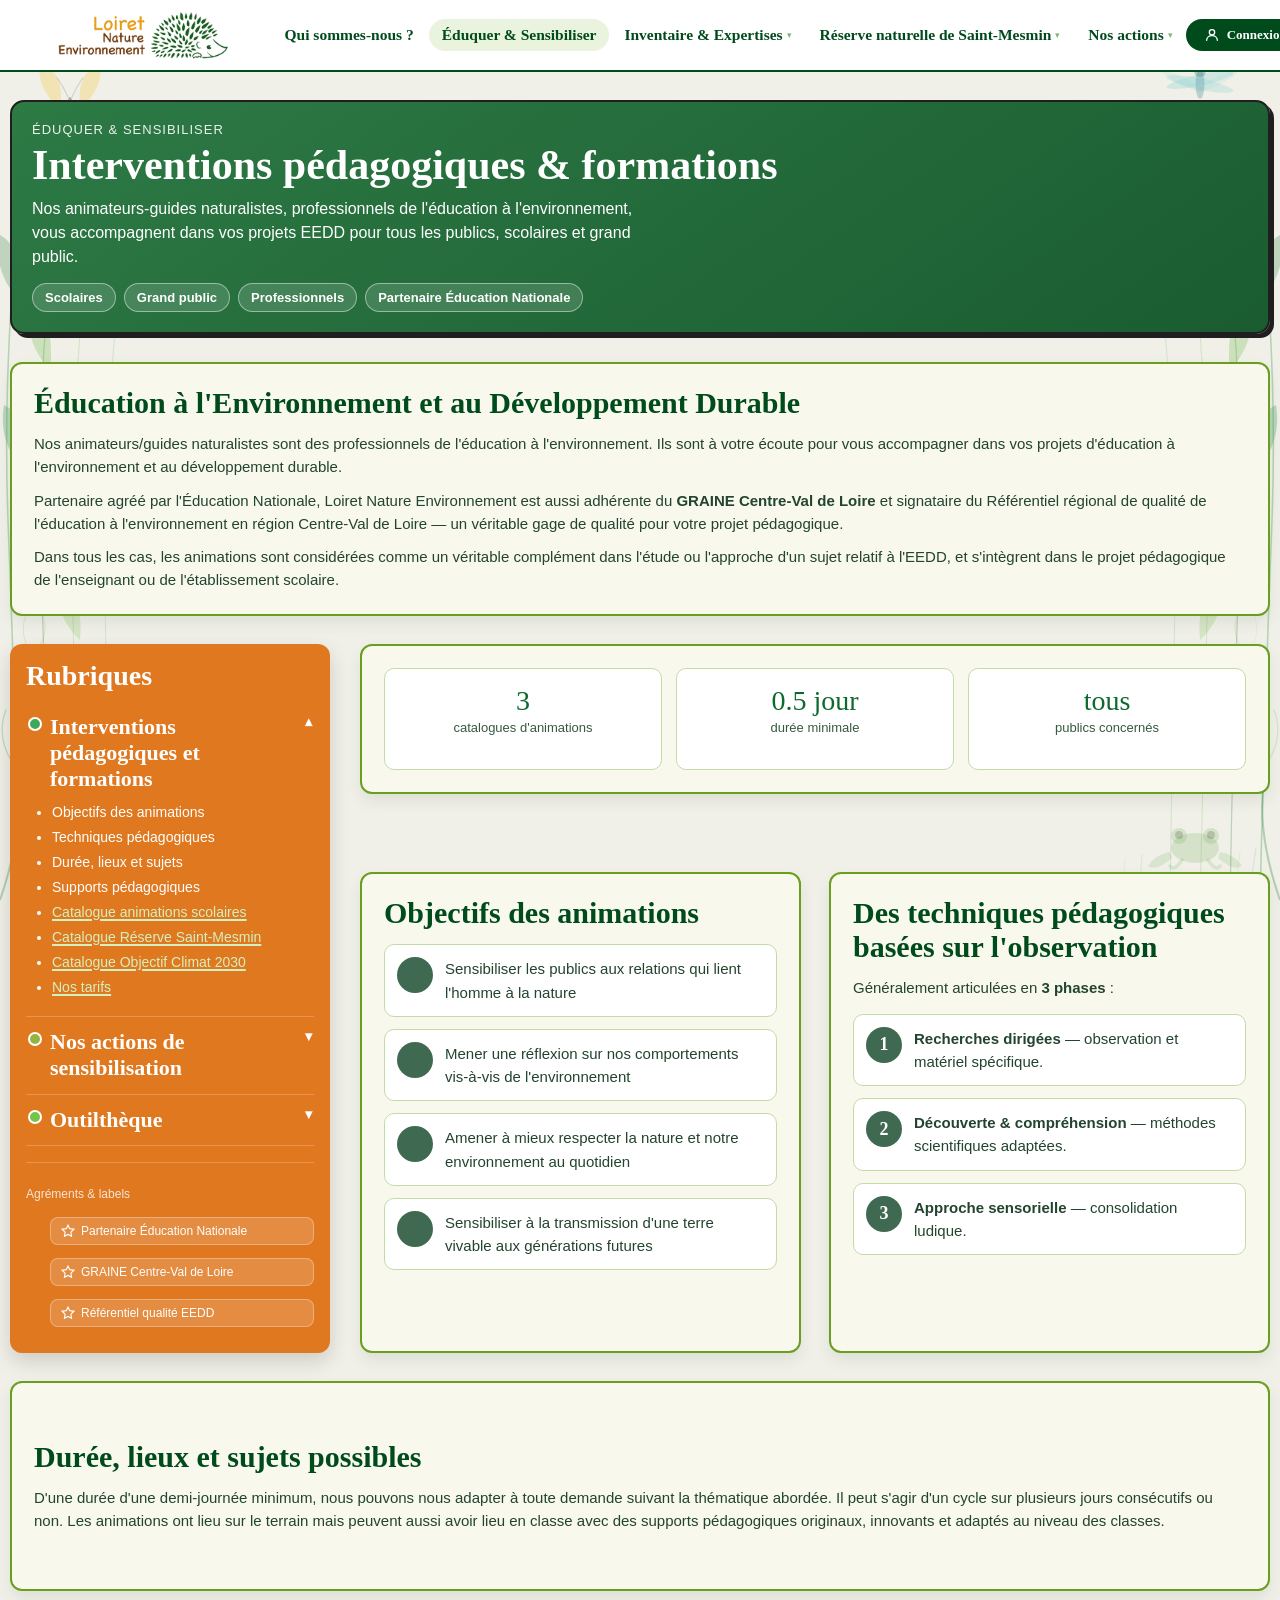
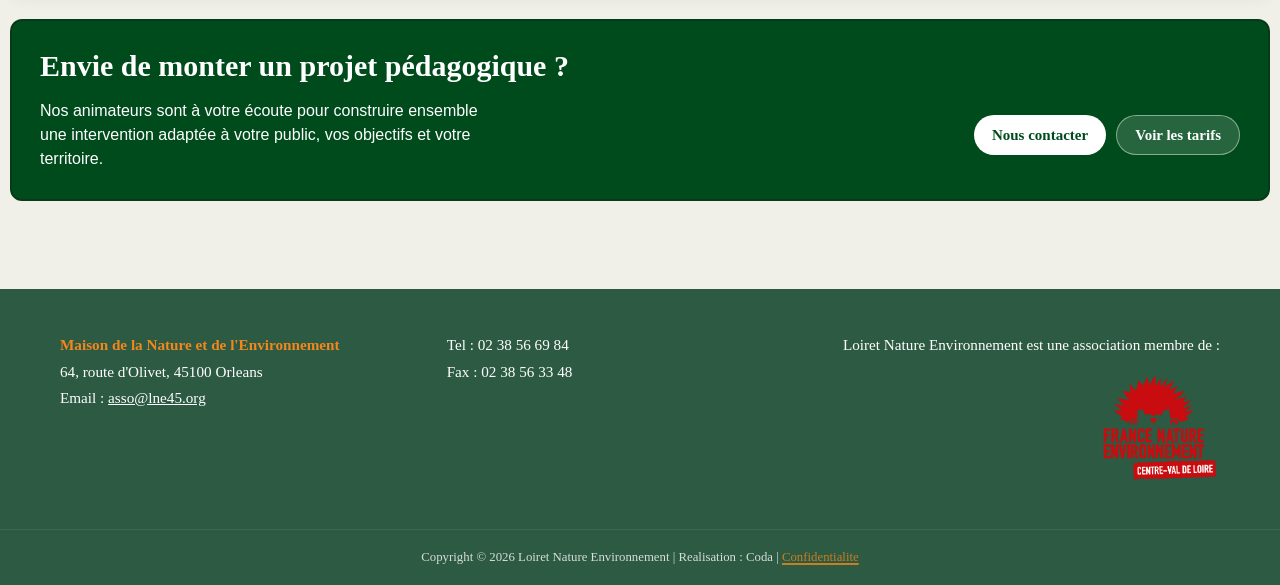
<file: eduquer_sensibiliser/eduquer_sensibiliser.html>
<!DOCTYPE html>
<html lang="fr">
<head>
  <meta charset="UTF-8">
  <meta name="viewport" content="width=device-width, initial-scale=1.0">
  <title>Interventions pédagogiques et formations - Loiret Nature Environnement</title>
  <link rel="stylesheet" href="eduquer_sensibiliser.css">
  
</head>
<body>
  <div class="side-deco side-deco--left" aria-hidden="true">
    <svg xmlns="http://www.w3.org/2000/svg" viewBox="0 0 160 900" preserveAspectRatio="xMidYMid meet">
      <!-- tiges verticales -->
      <path d="M20,900 Q15,700 8,520 Q2,360 22,180" stroke="#3a9a50" stroke-width="1.5" fill="none" opacity="0.18" stroke-linecap="round"/>
      <path d="M50,900 Q47,720 40,550 Q35,390 58,200" stroke="#2a7a38" stroke-width="1.2" fill="none" opacity="0.14" stroke-linecap="round"/>
      <path d="M80,900 Q76,740 72,580 Q68,420 88,260" stroke="#5ab840" stroke-width="1" fill="none" opacity="0.11" stroke-linecap="round"/>
      <path d="M110,900 Q108,760 105,600 Q102,460 118,300" stroke="#3a9a50" stroke-width="0.9" fill="none" opacity="0.09" stroke-linecap="round"/>
      <!-- feuilles sur tiges -->
      <path d="M22,470 Q-2,440 4,405 Q28,415 22,470Z" fill="#3a9a50" opacity="0.16"/>
      <path d="M50,370 Q24,342 30,308 Q56,320 50,370Z" fill="#6ab840" opacity="0.14"/>
      <path d="M18,300 Q-8,268 0,235 Q24,248 18,300Z" fill="#2a7a38" opacity="0.13"/>
      <path d="M65,520 Q40,494 46,462 Q72,470 65,520Z" fill="#5ab840" opacity="0.12"/>
      <path d="M42,215 Q20,190 26,160 Q50,172 42,215Z" fill="#3a9a50" opacity="0.11"/>
      <path d="M80,640 Q56,618 60,588 Q84,596 80,640Z" fill="#6ab840" opacity="0.10"/>
      <path d="M100,430 Q78,410 82,382 Q105,390 100,430Z" fill="#2a7a38" opacity="0.09"/>
      <!-- fougère coin bas gauche -->
      <path d="M0,900 Q28,820 12,762" stroke="#2a7a38" stroke-width="2" fill="none" opacity="0.16" stroke-linecap="round"/>
      <path d="M12,762 Q36,732 22,706" stroke="#3a9a50" stroke-width="1.3" fill="none" opacity="0.14" stroke-linecap="round"/>
      <path d="M12,762 Q-4,736 6,710" stroke="#3a9a50" stroke-width="1.3" fill="none" opacity="0.14" stroke-linecap="round"/>
      <path d="M22,706 Q44,680 32,656" stroke="#6ab840" stroke-width="1.1" fill="none" opacity="0.12" stroke-linecap="round"/>
      <path d="M22,706 Q6,682 16,656" stroke="#6ab840" stroke-width="1.1" fill="none" opacity="0.12" stroke-linecap="round"/>
      <path d="M32,656 Q52,634 42,614" stroke="#5ab840" stroke-width="0.9" fill="none" opacity="0.10" stroke-linecap="round"/>
      <path d="M32,656 Q18,634 26,614" stroke="#5ab840" stroke-width="0.9" fill="none" opacity="0.10" stroke-linecap="round"/>
      <!-- hérisson bas gauche -->
      <ellipse cx="90" cy="840" rx="42" ry="24" fill="#8B6914" opacity="0.16"/>
      <path d="M52,826 Q44,806 58,800 Q60,818 52,826Z" fill="#555533" opacity="0.16"/>
      <path d="M64,818 Q58,796 72,792 Q74,810 64,818Z" fill="#555533" opacity="0.16"/>
      <path d="M78,812 Q76,790 92,786 Q92,806 78,812Z" fill="#555533" opacity="0.16"/>
      <path d="M94,812 Q94,790 108,792 Q107,808 94,812Z" fill="#555533" opacity="0.16"/>
      <path d="M108,818 Q112,798 124,802 Q120,818 108,818Z" fill="#555533" opacity="0.16"/>
      <ellipse cx="50" cy="836" rx="11" ry="9" fill="#c8a040" opacity="0.16"/>
      <circle cx="47" cy="832" r="2.5" fill="#442200" opacity="0.18"/>
      <rect x="62" y="858" width="8" height="7" rx="2" fill="#8B6914" opacity="0.13"/>
      <rect x="80" y="860" width="8" height="7" rx="2" fill="#8B6914" opacity="0.13"/>
      <rect x="98" y="860" width="8" height="7" rx="2" fill="#8B6914" opacity="0.13"/>
      <rect x="114" y="858" width="8" height="7" rx="2" fill="#8B6914" opacity="0.13"/>
      <!-- écureuil milieu -->
      <path d="M120,448 Q96,418 104,388 Q128,398 134,430 Q136,445 120,448Z" fill="#c05a10" opacity="0.14"/>
      <ellipse cx="130" cy="468" rx="18" ry="22" fill="#c05a10" opacity="0.15"/>
      <circle cx="122" cy="450" r="13" fill="#c05a10" opacity="0.15"/>
      <path d="M116,440 Q113,426 120,424 Q122,436 116,440Z" fill="#c05a10" opacity="0.15"/>
      <path d="M128,438 Q127,424 136,424 Q137,436 128,438Z" fill="#c05a10" opacity="0.15"/>
      <circle cx="118" cy="450" r="3" fill="#1a1a00" opacity="0.17"/>
      <ellipse cx="113" cy="456" rx="6" ry="5" fill="#d4784a" opacity="0.13"/>
      <path d="M116,476 Q106,490 104,500" stroke="#c05a10" stroke-width="3.5" fill="none" opacity="0.14" stroke-linecap="round"/>
      <circle cx="102" cy="504" r="7" fill="#c8960a" opacity="0.13"/>
      <!-- papillon haut -->
      <path d="M60,110 Q36,86 40,66 Q66,70 60,110Z" fill="#f5c842" opacity="0.16"/>
      <path d="M80,110 Q104,86 100,66 Q76,70 80,110Z" fill="#f5c842" opacity="0.16"/>
      <path d="M62,116 Q42,132 46,148 Q65,140 62,116Z" fill="#e8a520" opacity="0.13"/>
      <path d="M78,116 Q98,132 94,148 Q75,140 78,116Z" fill="#e8a520" opacity="0.13"/>
      <ellipse cx="70" cy="112" rx="3.5" ry="15" fill="#2a1a00" opacity="0.16"/>
      <path d="M68,97 Q62,84 57,78" stroke="#2a1a00" stroke-width="1.1" fill="none" opacity="0.16" stroke-linecap="round"/>
      <path d="M72,97 Q78,84 83,78" stroke="#2a1a00" stroke-width="1.1" fill="none" opacity="0.16" stroke-linecap="round"/>
      <!-- herbes bas -->
      <path d="M30,900 Q28,872 24,848" stroke="#3a9a50" stroke-width="1.2" fill="none" opacity="0.13" stroke-linecap="round"/>
      <path d="M45,900 Q43,874 40,852" stroke="#5ab840" stroke-width="1" fill="none" opacity="0.11" stroke-linecap="round"/>
      <path d="M140,900 Q140,876 138,855" stroke="#2a7a38" stroke-width="1" fill="none" opacity="0.10" stroke-linecap="round"/>
      <path d="M155,900 Q157,878 155,858" stroke="#3a9a50" stroke-width="0.9" fill="none" opacity="0.09" stroke-linecap="round"/>
    </svg>
  </div>

  <div class="side-deco side-deco--right" aria-hidden="true">
    <svg xmlns="http://www.w3.org/2000/svg" viewBox="0 0 160 900" preserveAspectRatio="xMidYMid meet">
      <!-- tiges verticales (miroir) -->
      <path d="M140,900 Q145,700 152,520 Q158,360 138,180" stroke="#3a9a50" stroke-width="1.5" fill="none" opacity="0.18" stroke-linecap="round"/>
      <path d="M110,900 Q113,720 120,550 Q125,390 102,200" stroke="#2a7a38" stroke-width="1.2" fill="none" opacity="0.14" stroke-linecap="round"/>
      <path d="M80,900 Q84,740 88,580 Q92,420 72,260" stroke="#5ab840" stroke-width="1" fill="none" opacity="0.11" stroke-linecap="round"/>
      <path d="M50,900 Q52,760 55,600 Q58,460 42,300" stroke="#3a9a50" stroke-width="0.9" fill="none" opacity="0.09" stroke-linecap="round"/>
      <!-- feuilles sur tiges -->
      <path d="M138,470 Q162,440 156,405 Q132,415 138,470Z" fill="#3a9a50" opacity="0.16"/>
      <path d="M110,370 Q136,342 130,308 Q104,320 110,370Z" fill="#6ab840" opacity="0.14"/>
      <path d="M142,300 Q168,268 160,235 Q136,248 142,300Z" fill="#2a7a38" opacity="0.13"/>
      <path d="M95,520 Q120,494 114,462 Q88,470 95,520Z" fill="#5ab840" opacity="0.12"/>
      <path d="M118,215 Q140,190 134,160 Q110,172 118,215Z" fill="#3a9a50" opacity="0.11"/>
      <path d="M80,640 Q104,618 100,588 Q76,596 80,640Z" fill="#6ab840" opacity="0.10"/>
      <path d="M60,430 Q82,410 78,382 Q55,390 60,430Z" fill="#2a7a38" opacity="0.09"/>
      <!-- fougère coin bas droite -->
      <path d="M160,900 Q132,820 148,762" stroke="#2a7a38" stroke-width="2" fill="none" opacity="0.16" stroke-linecap="round"/>
      <path d="M148,762 Q124,732 138,706" stroke="#3a9a50" stroke-width="1.3" fill="none" opacity="0.14" stroke-linecap="round"/>
      <path d="M148,762 Q164,736 154,710" stroke="#3a9a50" stroke-width="1.3" fill="none" opacity="0.14" stroke-linecap="round"/>
      <path d="M138,706 Q116,680 128,656" stroke="#6ab840" stroke-width="1.1" fill="none" opacity="0.12" stroke-linecap="round"/>
      <path d="M138,706 Q154,682 144,656" stroke="#6ab840" stroke-width="1.1" fill="none" opacity="0.12" stroke-linecap="round"/>
      <path d="M128,656 Q108,634 118,614" stroke="#5ab840" stroke-width="0.9" fill="none" opacity="0.10" stroke-linecap="round"/>
      <path d="M128,656 Q142,634 134,614" stroke="#5ab840" stroke-width="0.9" fill="none" opacity="0.10" stroke-linecap="round"/>
      <!-- grenouille bas droite -->
      <ellipse cx="75" cy="848" rx="24" ry="15" fill="#4a9a30" opacity="0.16"/>
      <circle cx="59" cy="836" r="8" fill="#4a9a30" opacity="0.16"/>
      <circle cx="91" cy="836" r="8" fill="#4a9a30" opacity="0.16"/>
      <circle cx="59" cy="835" r="4" fill="#1a1a00" opacity="0.17"/>
      <circle cx="91" cy="835" r="4" fill="#1a1a00" opacity="0.17"/>
      <path d="M52,858 Q36,872 28,866 Q36,854 50,852Z" fill="#4a9a30" opacity="0.14"/>
      <path d="M98,858 Q114,872 122,866 Q114,854 100,852Z" fill="#4a9a30" opacity="0.14"/>
      <path d="M62,860 Q54,872 50,866" stroke="#4a9a30" stroke-width="3.5" fill="none" opacity="0.14" stroke-linecap="round"/>
      <path d="M88,860 Q96,872 100,866" stroke="#4a9a30" stroke-width="3.5" fill="none" opacity="0.14" stroke-linecap="round"/>
      <!-- libellule haut droite -->
      <ellipse cx="80" cy="80" rx="34" ry="5.5" fill="#7ecfcf" opacity="0.15" transform="rotate(-12 80 80)"/>
      <ellipse cx="80" cy="84" rx="34" ry="5.5" fill="#7ecfcf" opacity="0.12" transform="rotate(12 80 84)"/>
      <ellipse cx="80" cy="82" rx="22" ry="4" fill="#7ecfcf" opacity="0.12" transform="rotate(-26 80 82) translate(16,7)"/>
      <ellipse cx="80" cy="82" rx="22" ry="4" fill="#7ecfcf" opacity="0.12" transform="rotate(26 80 82) translate(-16,7)"/>
      <ellipse cx="80" cy="84" rx="4.5" ry="15" fill="#3a8a90" opacity="0.16"/>
      <circle cx="80" cy="71" r="6" fill="#2a6a70" opacity="0.16"/>
      <!-- abeille milieu -->
      <ellipse cx="30" cy="400" rx="15" ry="10" fill="#f5c842" opacity="0.16"/>
      <rect x="18" y="393" width="7" height="13" rx="2" fill="#1a1a00" opacity="0.13"/>
      <rect x="26" y="393" width="7" height="13" rx="2" fill="#1a1a00" opacity="0.13"/>
      <rect x="34" y="393" width="7" height="13" rx="2" fill="#1a1a00" opacity="0.13"/>
      <ellipse cx="30" cy="390" rx="9" ry="7" fill="#1a1a00" opacity="0.14"/>
      <ellipse cx="16" cy="392" rx="11" ry="6" fill="rgba(200,235,255,0.6)" opacity="0.18" transform="rotate(-30 16 392)"/>
      <ellipse cx="44" cy="392" rx="11" ry="6" fill="rgba(200,235,255,0.6)" opacity="0.18" transform="rotate(30 44 392)"/>
      <!-- herbes bas -->
      <path d="M130,900 Q132,872 136,848" stroke="#3a9a50" stroke-width="1.2" fill="none" opacity="0.13" stroke-linecap="round"/>
      <path d="M115,900 Q117,874 120,852" stroke="#5ab840" stroke-width="1" fill="none" opacity="0.11" stroke-linecap="round"/>
      <path d="M20,900 Q20,876 22,855" stroke="#2a7a38" stroke-width="1" fill="none" opacity="0.10" stroke-linecap="round"/>
      <path d="M5,900 Q3,878 5,858" stroke="#3a9a50" stroke-width="0.9" fill="none" opacity="0.09" stroke-linecap="round"/>
    </svg>
  </div>
  <a class="skip-link" href="#contenu">Aller au contenu</a>

  <!-- ======= DÉCO LATÉRALE GAUCHE (identique) ======= -->
  <div class="side-deco side-deco--left" aria-hidden="true">
    <svg xmlns="http://www.w3.org/2000/svg" viewBox="0 0 160 900" preserveAspectRatio="xMidYMid meet">
      <path d="M20,900 Q15,700 8,520 Q2,360 22,180" stroke="#3a9a50" stroke-width="1.5" fill="none" opacity="0.18" stroke-linecap="round"/>
      <path d="M50,900 Q47,720 40,550 Q35,390 58,200" stroke="#2a7a38" stroke-width="1.2" fill="none" opacity="0.14" stroke-linecap="round"/>
      <path d="M80,900 Q76,740 72,580 Q68,420 88,260" stroke="#5ab840" stroke-width="1" fill="none" opacity="0.11" stroke-linecap="round"/>
      <path d="M110,900 Q108,760 105,600 Q102,460 118,300" stroke="#3a9a50" stroke-width="0.9" fill="none" opacity="0.09" stroke-linecap="round"/>
      <path d="M22,470 Q-2,440 4,405 Q28,415 22,470Z" fill="#3a9a50" opacity="0.16"/>
      <path d="M50,370 Q24,342 30,308 Q56,320 50,370Z" fill="#6ab840" opacity="0.14"/>
      <path d="M18,300 Q-8,268 0,235 Q24,248 18,300Z" fill="#2a7a38" opacity="0.13"/>
      <path d="M65,520 Q40,494 46,462 Q72,470 65,520Z" fill="#5ab840" opacity="0.12"/>
      <path d="M42,215 Q20,190 26,160 Q50,172 42,215Z" fill="#3a9a50" opacity="0.11"/>
      <path d="M80,640 Q56,618 60,588 Q84,596 80,640Z" fill="#6ab840" opacity="0.10"/>
      <path d="M100,430 Q78,410 82,382 Q105,390 100,430Z" fill="#2a7a38" opacity="0.09"/>
      <path d="M0,900 Q28,820 12,762" stroke="#2a7a38" stroke-width="2" fill="none" opacity="0.16" stroke-linecap="round"/>
      <path d="M12,762 Q36,732 22,706" stroke="#3a9a50" stroke-width="1.3" fill="none" opacity="0.14" stroke-linecap="round"/>
      <path d="M12,762 Q-4,736 6,710" stroke="#3a9a50" stroke-width="1.3" fill="none" opacity="0.14" stroke-linecap="round"/>
      <path d="M22,706 Q44,680 32,656" stroke="#6ab840" stroke-width="1.1" fill="none" opacity="0.12" stroke-linecap="round"/>
      <path d="M22,706 Q6,682 16,656" stroke="#6ab840" stroke-width="1.1" fill="none" opacity="0.12" stroke-linecap="round"/>
      <path d="M32,656 Q52,634 42,614" stroke="#5ab840" stroke-width="0.9" fill="none" opacity="0.10" stroke-linecap="round"/>
      <path d="M32,656 Q18,634 26,614" stroke="#5ab840" stroke-width="0.9" fill="none" opacity="0.10" stroke-linecap="round"/>
      <path d="M60,110 Q36,86 40,66 Q66,70 60,110Z" fill="#f5c842" opacity="0.16"/>
      <path d="M80,110 Q104,86 100,66 Q76,70 80,110Z" fill="#f5c842" opacity="0.16"/>
      <path d="M62,116 Q42,132 46,148 Q65,140 62,116Z" fill="#e8a520" opacity="0.13"/>
      <path d="M78,116 Q98,132 94,148 Q75,140 78,116Z" fill="#e8a520" opacity="0.13"/>
      <ellipse cx="70" cy="112" rx="3.5" ry="15" fill="#2a1a00" opacity="0.16"/>
    </svg>
  </div>

  <div class="side-deco side-deco--right" aria-hidden="true">
    <svg xmlns="http://www.w3.org/2000/svg" viewBox="0 0 160 900" preserveAspectRatio="xMidYMid meet">
      <path d="M140,900 Q145,700 152,520 Q158,360 138,180" stroke="#3a9a50" stroke-width="1.5" fill="none" opacity="0.18" stroke-linecap="round"/>
      <path d="M110,900 Q113,720 120,550 Q125,390 102,200" stroke="#2a7a38" stroke-width="1.2" fill="none" opacity="0.14" stroke-linecap="round"/>
      <path d="M80,900 Q84,740 88,580 Q92,420 72,260" stroke="#5ab840" stroke-width="1" fill="none" opacity="0.11" stroke-linecap="round"/>
      <path d="M50,900 Q52,760 55,600 Q58,460 42,300" stroke="#3a9a50" stroke-width="0.9" fill="none" opacity="0.09" stroke-linecap="round"/>
      <path d="M138,470 Q162,440 156,405 Q132,415 138,470Z" fill="#3a9a50" opacity="0.16"/>
      <path d="M110,370 Q136,342 130,308 Q104,320 110,370Z" fill="#6ab840" opacity="0.14"/>
      <path d="M142,300 Q168,268 160,235 Q136,248 142,300Z" fill="#2a7a38" opacity="0.13"/>
      <path d="M95,520 Q120,494 114,462 Q88,470 95,520Z" fill="#5ab840" opacity="0.12"/>
      <path d="M118,215 Q140,190 134,160 Q110,172 118,215Z" fill="#3a9a50" opacity="0.11"/>
      <path d="M80,640 Q104,618 100,588 Q76,596 80,640Z" fill="#6ab840" opacity="0.10"/>
      <path d="M60,430 Q82,410 78,382 Q55,390 60,430Z" fill="#2a7a38" opacity="0.09"/>
      <path d="M160,900 Q132,820 148,762" stroke="#2a7a38" stroke-width="2" fill="none" opacity="0.16" stroke-linecap="round"/>
      <path d="M148,762 Q124,732 138,706" stroke="#3a9a50" stroke-width="1.3" fill="none" opacity="0.14" stroke-linecap="round"/>
      <path d="M138,706 Q116,680 128,656" stroke="#6ab840" stroke-width="1.1" fill="none" opacity="0.12" stroke-linecap="round"/>
      <path d="M128,656 Q108,634 118,614" stroke="#5ab840" stroke-width="0.9" fill="none" opacity="0.10" stroke-linecap="round"/>
      <ellipse cx="80" cy="80" rx="34" ry="5.5" fill="#7ecfcf" opacity="0.15" transform="rotate(-12 80 80)"/>
      <ellipse cx="80" cy="84" rx="34" ry="5.5" fill="#7ecfcf" opacity="0.12" transform="rotate(12 80 84)"/>
      <ellipse cx="80" cy="84" rx="4.5" ry="15" fill="#3a8a90" opacity="0.16"/>
      <circle cx="80" cy="71" r="6" fill="#2a6a70" opacity="0.16"/>
    </svg>
  </div>

  <nav aria-label="Navigation principale">
    <div class="logo">
      <a href="../index.html"><img src="../logo.png" alt="Loiret Nature Environnement" width="120" height="52" fetchpriority="high" decoding="async"></a>
    </div>

    <ul class="nav-links">
      <li><a href="../qui-sommes-nous/qui-sommes-nous.html">Qui sommes-nous ?</a></li>
      <li><a href="eduquer_sensibiliser.html" aria-current="page">Éduquer &amp; Sensibiliser</a></li>
      <li>
        <span>Inventaire &amp; Expertises <span class="chevron">▾</span></span>
        <ul class="dropdown">
          <li><a href="#">Inventaires floristiques</a></li>
          <li><a href="#">Inventaires faunistiques</a></li>
          <li><a href="#">Expertises naturalistes</a></li>
          <li><a href="#">Cartographie &amp; SIG</a></li>
        </ul>
      </li>
      <li>
        <span>Réserve naturelle de Saint-Mesmin <span class="chevron">▾</span></span>
        <ul class="dropdown">
          <li><a href="#">Présentation de la réserve</a></li>
          <li><a href="#">Faune &amp; flore</a></li>
          <li><a href="#">Accès &amp; visite</a></li>
          <li><a href="#">Actualités de la réserve</a></li>
        </ul>
      </li>
      <li>
        <span>Nos actions <span class="chevron">▾</span></span>
        <ul class="dropdown">
          <li><a href="#">Chantiers nature</a></li>
          <li><a href="#">Sorties naturalistes</a></li>
          <li><a href="#">Plaidoyer &amp; lobbying</a></li>
          <li><a href="#">Partenariats</a></li>
        </ul>
      </li>
    </ul>

    <a class="login-btn" href="#">
      <svg viewBox="0 0 24 24" fill="none" stroke="currentColor" stroke-width="2" stroke-linecap="round" stroke-linejoin="round" aria-hidden="true">
        <circle cx="12" cy="8" r="4"></circle>
        <path d="M4 20c0-4 3.6-7 8-7s8 3 8 7"></path>
      </svg>
      Connexion
    </a>

    <button class="burger" id="burger" aria-label="Menu" aria-expanded="false">
      <span></span><span></span><span></span>
    </button>
  </nav>

  <main class="edu-page" id="contenu">

    <header class="edu-hero">
      <p class="hero-kicker">Éduquer &amp; Sensibiliser</p>
      <h1>Interventions pédagogiques&nbsp;&amp;&nbsp;formations</h1>
      <p class="hero-intro">
        Nos animateurs-guides naturalistes, professionnels de l'éducation à l'environnement,
        vous accompagnent dans vos projets EEDD pour tous les publics, scolaires et grand public.
      </p>
      <div class="hero-chips" aria-label="Publics">
        <span>Scolaires</span>
        <span>Grand public</span>
        <span>Professionnels</span>
        <span>Partenaire Éducation Nationale</span>
      </div>
    </header>

    <article class="info-card info-card--education-top">
      <h2>Éducation à l'Environnement et au Développement Durable</h2>
      <p>
        Nos animateurs/guides naturalistes sont des professionnels de l'éducation à l'environnement.
        Ils sont à votre écoute pour vous accompagner dans vos projets d'éducation à l'environnement
        et au développement durable.
      </p>
      <p>
        Partenaire agréé par l'Éducation Nationale, Loiret Nature Environnement est aussi adhérente
        du <strong>GRAINE Centre-Val de Loire</strong> et signataire du Référentiel régional de qualité
        de l'éducation à l'environnement en région Centre-Val de Loire — un véritable gage de qualité
        pour votre projet pédagogique.
      </p>
      <p>
        Dans tous les cas, les animations sont considérées comme un véritable complément dans l'étude
        ou l'approche d'un sujet relatif à l'EEDD, et s'intègrent dans le projet pédagogique de
        l'enseignant ou de l'établissement scolaire.
      </p>
    </article>

    <div class="edu-layout">

      <aside class="edu-menu" aria-label="Menu Éduquer et Sensibiliser">
        <div class="menu-card">
          <h2 class="menu-title">Rubriques</h2>

          <details open>
            <summary>
              <span class="summary-main">
                <span class="dot dot-interv"></span>
                <span class="summary-label">Interventions pédagogiques et formations</span>
              </span>
            </summary>
            <ul>
              <li>Objectifs des animations</li>
              <li>Techniques pédagogiques</li>
              <li>Durée, lieux et sujets</li>
              <li>Supports pédagogiques</li>
              <li><a href="#">Catalogue animations scolaires</a></li>
              <li><a href="#">Catalogue Réserve Saint-Mesmin</a></li>
              <li><a href="#">Catalogue Objectif Climat 2030</a></li>
              <li><a href="#">Nos tarifs</a></li>
            </ul>
          </details>

          <details>
            <summary>
              <span class="summary-main">
                <span class="dot dot-sensib"></span>
                <span class="summary-label">Nos actions de sensibilisation</span>
              </span>
            </summary>
            <ul>
              <li><a href="#">École en transition</a></li>
              <li><a href="#">Artistes en Herbes</a></li>
            </ul>
          </details>

          <details>
            <summary>
              <span class="summary-main">
                <span class="dot dot-outil"></span>
                <span class="summary-label">Outilthèque</span>
              </span>
            </summary>
            <p>Retrouvez nos outils pédagogiques en prêt pour vos projets environnementaux.</p>
          </details>

          <div style="margin-top:16px; padding-top:14px; border-top:1px solid rgba(255,255,255,.22);">
            <p style="color:#fff; font-family:Tahoma,sans-serif; font-size:12px; opacity:.8; margin-bottom:8px; margin-left:0;">Agréments &amp; labels</p>
            <div class="badges-list">
              <span class="badge-agrement">
                <svg viewBox="0 0 24 24" fill="none" stroke="currentColor" stroke-width="2"><path d="M12 2l3 6 7 1-5 5 1 7-6-3-6 3 1-7-5-5 7-1z"/></svg>
                Partenaire Éducation Nationale
              </span>
              <span class="badge-agrement">
                <svg viewBox="0 0 24 24" fill="none" stroke="currentColor" stroke-width="2"><path d="M12 2l3 6 7 1-5 5 1 7-6-3-6 3 1-7-5-5 7-1z"/></svg>
                GRAINE Centre-Val de Loire
              </span>
              <span class="badge-agrement">
                <svg viewBox="0 0 24 24" fill="none" stroke="currentColor" stroke-width="2"><path d="M12 2l3 6 7 1-5 5 1 7-6-3-6 3 1-7-5-5 7-1z"/></svg>
                Référentiel qualité EEDD
              </span>
            </div>
          </div>
        </div>
      </aside>

      <section class="edu-content">

  <!-- 🔹 STATS -->
  <div class="top-pair">
    <div class="stats-grid" aria-label="Chiffres clés">
      <div class="stat">
        <p class="stat-value">3</p>
        <p class="stat-label">catalogues d'animations</p>
      </div>
      <div class="stat">
        <p class="stat-value">0.5 jour</p>
        <p class="stat-label">durée minimale</p>
      </div>
      <div class="stat">
        <p class="stat-value">tous</p>
        <p class="stat-label">publics concernés</p>
      </div>
    </div>
  </div>

  <!-- 🔹 GRILLE 2 PAR 2 -->  

  <article class="info-card">
    <h2>Objectifs des animations</h2>
    <div class="phases">
      <div class="phase">
        <div class="phase-num"></div>
        <p class="phase-text">Sensibiliser les publics aux relations qui lient l'homme à la nature</p>
      </div>
      <div class="phase">
        <div class="phase-num"></div>
        <p class="phase-text">Mener une réflexion sur nos comportements vis-à-vis de l'environnement</p>
      </div>
      <div class="phase">
        <div class="phase-num"></div>
        <p class="phase-text">Amener à mieux respecter la nature et notre environnement au quotidien</p>
      </div>
      <div class="phase">
        <div class="phase-num"></div>
        <p class="phase-text">Sensibiliser à la transmission d'une terre vivable aux générations futures</p>
      </div>
    </div>
  </article>

  <article class="info-card">
    <h2>Des techniques pédagogiques basées sur l'observation</h2>
    <p>Généralement articulées en <strong>3 phases</strong> :</p>
    <div class="phases">
      <div class="phase">
        <div class="phase-num">1</div>
        <p class="phase-text"><strong>Recherches dirigées</strong> — observation et matériel spécifique.</p>
      </div>
      <div class="phase">
        <div class="phase-num">2</div>
        <p class="phase-text"><strong>Découverte & compréhension</strong> — méthodes scientifiques adaptées.</p>
      </div>
      <div class="phase">
        <div class="phase-num">3</div>
        <p class="phase-text"><strong>Approche sensorielle</strong> — consolidation ludique.</p>
      </div>
    </div>
  </article>

</section>
    </div>

    <article class="info-card info-card--last">
      <h2>Durée, lieux et sujets possibles</h2>
      <p>D'une durée d'une demi-journée minimum, nous pouvons nous adapter à toute demande suivant la thématique abordée. Il peut s'agir d'un cycle sur plusieurs jours consécutifs ou non. Les animations ont lieu sur le terrain mais peuvent aussi avoir lieu en classe avec des supports pédagogiques originaux, innovants et adaptés au niveau des classes.</p>
    </article>

    <article class="cta-card" aria-label="Nous contacter">
      <h2>Envie de monter un projet pédagogique&nbsp;?</h2>
      <p>
        Nos animateurs sont à votre écoute pour construire ensemble une intervention
        adaptée à votre public, vos objectifs et votre territoire.
      </p>
      <div class="cta-actions">
        <a href="#" class="cta-btn">Nous contacter</a>
        <a href="https://www.loiret-nature-environnement.org/images/Eduquer_et_sensibiliser/Tarif_LNE_2025.pdf" class="cta-btn cta-btn-secondary">Voir les tarifs</a>
      </div>
    </article>

  </main>

  <footer class="lne-footer-eco">
    <div class="footer-content">
      <div class="footer-column">
        <p class="footer-brand">Maison de la Nature et de l'Environnement</p>
        <p>64, route d'Olivet, 45100 Orleans</p>
        <p>Email : <a href="mailto:asso@lne45.org">asso@lne45.org</a></p>
      </div>

      <div class="footer-column">
        <p>Tel : 02 38 56 69 84</p>
        <p>Fax : 02 38 56 33 48</p>
      </div>

      <div class="footer-column footer-right">
        <p>Loiret Nature Environnement est une association membre de :</p>
        <img src="../footer.webp" alt="Logo LNE" class="eco-logo" loading="lazy" decoding="async" width="120" height="120">
      </div>
    </div>

    <div class="footer-bottom">
      <p>Copyright © 2026 Loiret Nature Environnement | Realisation : Coda | <a href="../politique-confidentialite/politique-confidentialite.html">Confidentialite</a></p>
    </div>
  </footer>

  <script>
    if (window.matchMedia("(max-width: 800px)").matches) {
      document.querySelectorAll(".side-deco").forEach((node) => node.remove());
    }
  </script>

  <script>
    (() => {
      const navLinks = document.querySelector(".nav-links");
      const burger = document.getElementById("burger");
      if (!navLinks || !burger) return;

      function closeMenu() {
        navLinks.classList.remove("open");
        burger.classList.remove("open");
        burger.setAttribute("aria-expanded", "false");
        navLinks.querySelectorAll(".dropdown").forEach(dd => dd.classList.remove("open"));
      }

      document.querySelectorAll(".nav-links > li").forEach(li => {
        let timer;
        li.addEventListener("mouseenter", () => {
          clearTimeout(timer);
          const dd = li.querySelector(".dropdown");
          if (dd && window.innerWidth > 1120) dd.classList.add("open");
        });
        li.addEventListener("mouseleave", () => {
          timer = setTimeout(() => {
            const dd = li.querySelector(".dropdown");
            if (dd && window.innerWidth > 1120) dd.classList.remove("open");
          }, 150);
        });
      });

      burger.addEventListener("click", () => {
        const isOpen = navLinks.classList.toggle("open");
        burger.classList.toggle("open", isOpen);
        burger.setAttribute("aria-expanded", String(isOpen));
      });

      document.querySelectorAll(".nav-links > li > span").forEach(span => {
        span.addEventListener("click", event => {
          if (window.innerWidth > 1120) return;
          event.stopPropagation();
          const dropdown = span.nextElementSibling;
          if (!dropdown) return;
          dropdown.classList.toggle("open");
        });
      });

      document.addEventListener("click", event => {
        if (!burger.contains(event.target) && !navLinks.contains(event.target)) {
          closeMenu();
        }
      });

      navLinks.querySelectorAll("a").forEach(link => {
        link.addEventListener("click", () => {
          if (window.innerWidth <= 1120) closeMenu();
        });
      });

      document.addEventListener("keydown", event => {
        if (event.key === "Escape") closeMenu();
      });

      window.addEventListener("resize", () => {
        if (window.innerWidth > 1120) closeMenu();
      });
    })();
  </script>
</body>
</html>
</file>
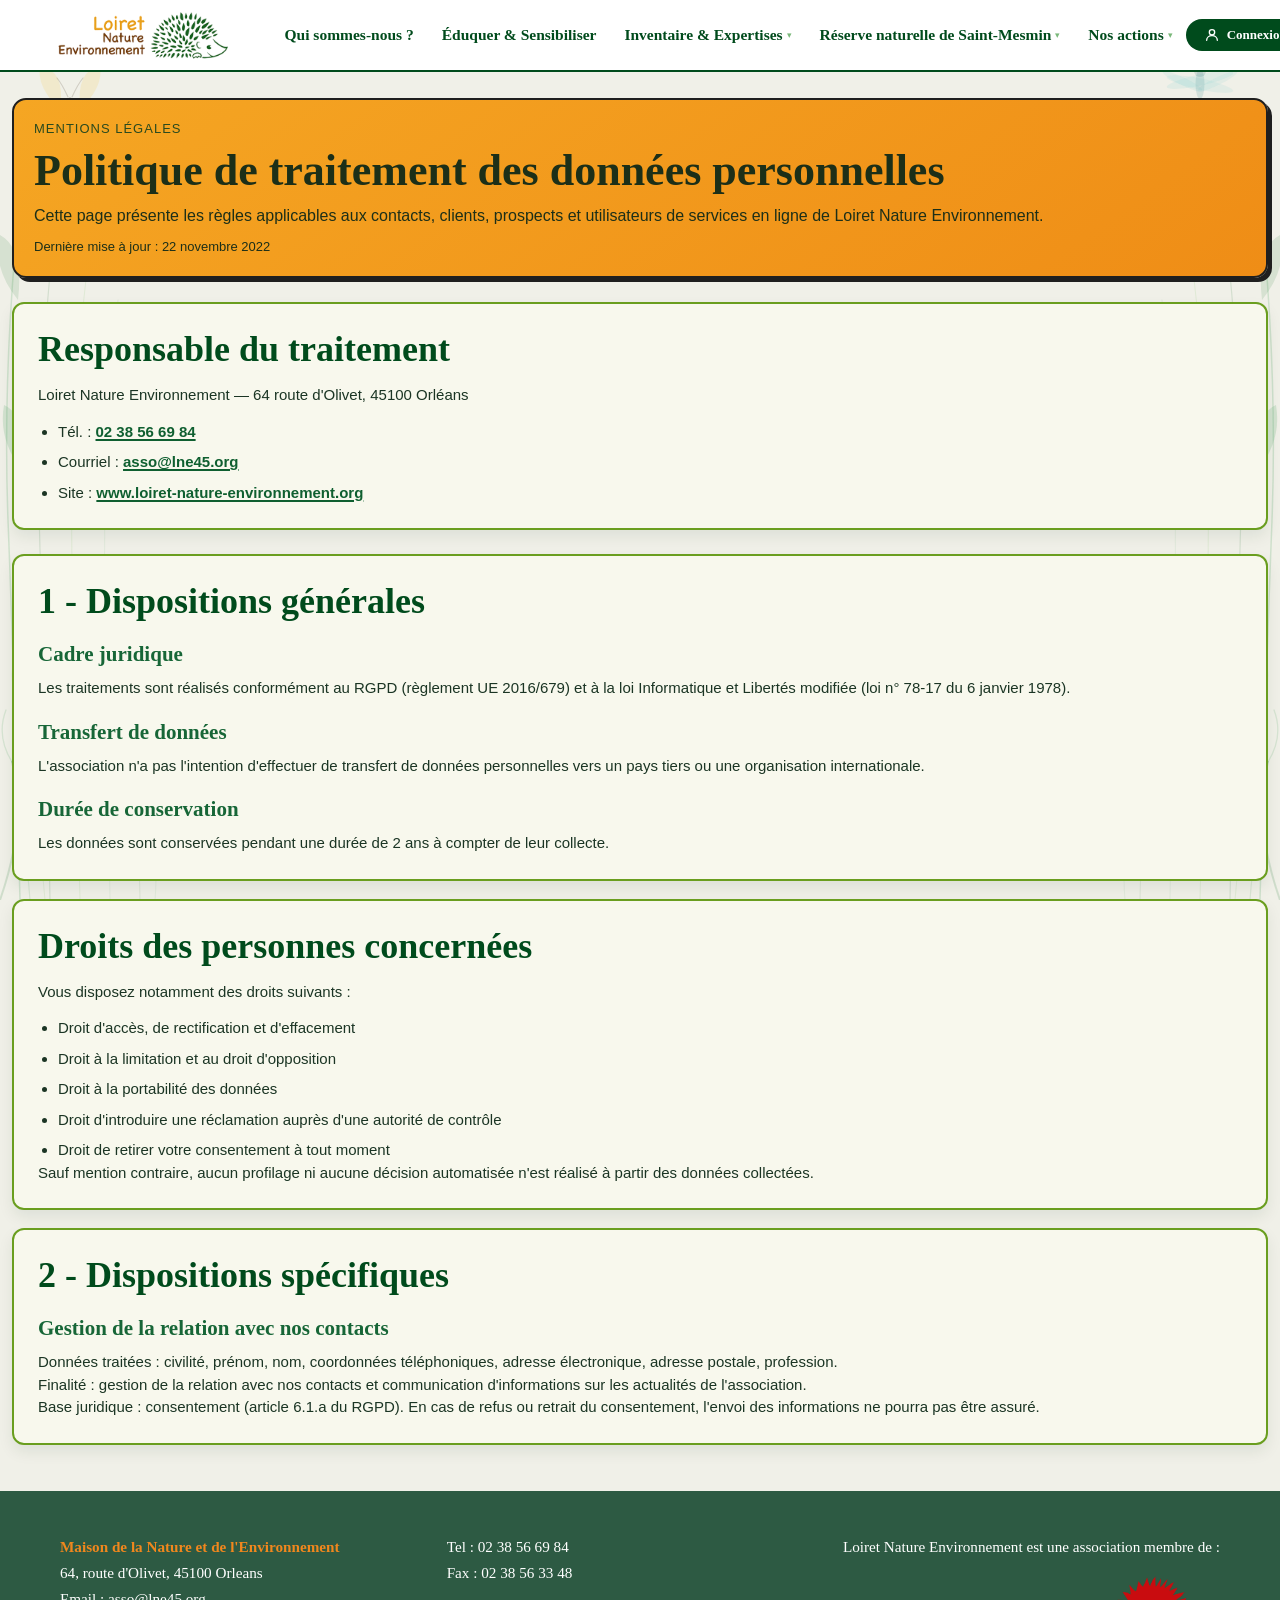
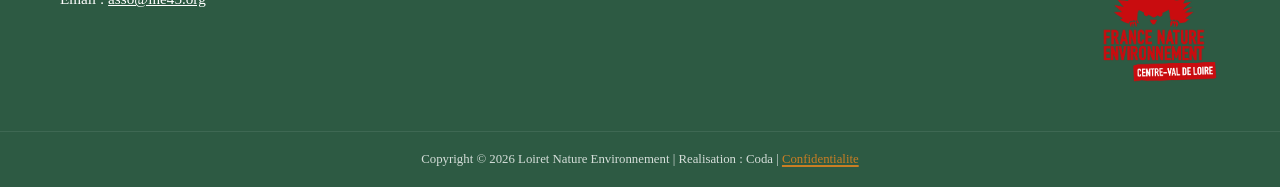
<file: politique-confidentialite/politique-confidentialite.html>
<!DOCTYPE html>
<html lang="fr">
<head>
  <meta charset="UTF-8">
  <meta name="viewport" content="width=device-width, initial-scale=1.0">
  <title>Politique de confidentialité - Loiret Nature Environnement</title>
  <link rel="stylesheet" href="./politique-confidentialite.css">
</head>
<body>
  <a class="skip-link" href="#contenu">Aller au contenu</a>
  <div class="side-deco side-deco--left" aria-hidden="true">
    <svg xmlns="http://www.w3.org/2000/svg" viewBox="0 0 160 900" preserveAspectRatio="xMidYMid meet">
      <path d="M20,900 Q15,700 8,520 Q2,360 22,180" stroke="#3a9a50" stroke-width="1.5" fill="none" opacity="0.18" stroke-linecap="round"/>
      <path d="M50,900 Q47,720 40,550 Q35,390 58,200" stroke="#2a7a38" stroke-width="1.2" fill="none" opacity="0.14" stroke-linecap="round"/>
      <path d="M80,900 Q76,740 72,580 Q68,420 88,260" stroke="#5ab840" stroke-width="1" fill="none" opacity="0.11" stroke-linecap="round"/>
      <path d="M110,900 Q108,760 105,600 Q102,460 118,300" stroke="#3a9a50" stroke-width="0.9" fill="none" opacity="0.09" stroke-linecap="round"/>
      <path d="M22,470 Q-2,440 4,405 Q28,415 22,470Z" fill="#3a9a50" opacity="0.16"/>
      <path d="M50,370 Q24,342 30,308 Q56,320 50,370Z" fill="#6ab840" opacity="0.14"/>
      <path d="M18,300 Q-8,268 0,235 Q24,248 18,300Z" fill="#2a7a38" opacity="0.13"/>
      <path d="M65,520 Q40,494 46,462 Q72,470 65,520Z" fill="#5ab840" opacity="0.12"/>
      <path d="M42,215 Q20,190 26,160 Q50,172 42,215Z" fill="#3a9a50" opacity="0.11"/>
      <path d="M80,640 Q56,618 60,588 Q84,596 80,640Z" fill="#6ab840" opacity="0.10"/>
      <path d="M100,430 Q78,410 82,382 Q105,390 100,430Z" fill="#2a7a38" opacity="0.09"/>
      <path d="M0,900 Q28,820 12,762" stroke="#2a7a38" stroke-width="2" fill="none" opacity="0.16" stroke-linecap="round"/>
      <path d="M12,762 Q36,732 22,706" stroke="#3a9a50" stroke-width="1.3" fill="none" opacity="0.14" stroke-linecap="round"/>
      <path d="M12,762 Q-4,736 6,710" stroke="#3a9a50" stroke-width="1.3" fill="none" opacity="0.14" stroke-linecap="round"/>
      <path d="M22,706 Q44,680 32,656" stroke="#6ab840" stroke-width="1.1" fill="none" opacity="0.12" stroke-linecap="round"/>
      <path d="M22,706 Q6,682 16,656" stroke="#6ab840" stroke-width="1.1" fill="none" opacity="0.12" stroke-linecap="round"/>
      <path d="M32,656 Q52,634 42,614" stroke="#5ab840" stroke-width="0.9" fill="none" opacity="0.10" stroke-linecap="round"/>
      <path d="M32,656 Q18,634 26,614" stroke="#5ab840" stroke-width="0.9" fill="none" opacity="0.10" stroke-linecap="round"/>
      <ellipse cx="90" cy="840" rx="42" ry="24" fill="#8B6914" opacity="0.16"/>
      <path d="M52,826 Q44,806 58,800 Q60,818 52,826Z" fill="#555533" opacity="0.16"/>
      <path d="M64,818 Q58,796 72,792 Q74,810 64,818Z" fill="#555533" opacity="0.16"/>
      <path d="M78,812 Q76,790 92,786 Q92,806 78,812Z" fill="#555533" opacity="0.16"/>
      <path d="M94,812 Q94,790 108,792 Q107,808 94,812Z" fill="#555533" opacity="0.16"/>
      <path d="M108,818 Q112,798 124,802 Q120,818 108,818Z" fill="#555533" opacity="0.16"/>
      <ellipse cx="50" cy="836" rx="11" ry="9" fill="#c8a040" opacity="0.16"/>
      <circle cx="47" cy="832" r="2.5" fill="#442200" opacity="0.18"/>
      <rect x="62" y="858" width="8" height="7" rx="2" fill="#8B6914" opacity="0.13"/>
      <rect x="80" y="860" width="8" height="7" rx="2" fill="#8B6914" opacity="0.13"/>
      <rect x="98" y="860" width="8" height="7" rx="2" fill="#8B6914" opacity="0.13"/>
      <rect x="114" y="858" width="8" height="7" rx="2" fill="#8B6914" opacity="0.13"/>
      <path d="M120,448 Q96,418 104,388 Q128,398 134,430 Q136,445 120,448Z" fill="#c05a10" opacity="0.14"/>
      <ellipse cx="130" cy="468" rx="18" ry="22" fill="#c05a10" opacity="0.15"/>
      <circle cx="122" cy="450" r="13" fill="#c05a10" opacity="0.15"/>
      <path d="M116,440 Q113,426 120,424 Q122,436 116,440Z" fill="#c05a10" opacity="0.15"/>
      <path d="M128,438 Q127,424 136,424 Q137,436 128,438Z" fill="#c05a10" opacity="0.15"/>
      <circle cx="118" cy="450" r="3" fill="#1a1a00" opacity="0.17"/>
      <ellipse cx="113" cy="456" rx="6" ry="5" fill="#d4784a" opacity="0.13"/>
      <path d="M116,476 Q106,490 104,500" stroke="#c05a10" stroke-width="3.5" fill="none" opacity="0.14" stroke-linecap="round"/>
      <circle cx="102" cy="504" r="7" fill="#c8960a" opacity="0.13"/>
      <path d="M60,110 Q36,86 40,66 Q66,70 60,110Z" fill="#f5c842" opacity="0.16"/>
      <path d="M80,110 Q104,86 100,66 Q76,70 80,110Z" fill="#f5c842" opacity="0.16"/>
      <path d="M62,116 Q42,132 46,148 Q65,140 62,116Z" fill="#e8a520" opacity="0.13"/>
      <path d="M78,116 Q98,132 94,148 Q75,140 78,116Z" fill="#e8a520" opacity="0.13"/>
      <ellipse cx="70" cy="112" rx="3.5" ry="15" fill="#2a1a00" opacity="0.16"/>
      <path d="M68,97 Q62,84 57,78" stroke="#2a1a00" stroke-width="1.1" fill="none" opacity="0.16" stroke-linecap="round"/>
      <path d="M72,97 Q78,84 83,78" stroke="#2a1a00" stroke-width="1.1" fill="none" opacity="0.16" stroke-linecap="round"/>
      <path d="M30,900 Q28,872 24,848" stroke="#3a9a50" stroke-width="1.2" fill="none" opacity="0.13" stroke-linecap="round"/>
      <path d="M45,900 Q43,874 40,852" stroke="#5ab840" stroke-width="1" fill="none" opacity="0.11" stroke-linecap="round"/>
      <path d="M140,900 Q140,876 138,855" stroke="#2a7a38" stroke-width="1" fill="none" opacity="0.10" stroke-linecap="round"/>
      <path d="M155,900 Q157,878 155,858" stroke="#3a9a50" stroke-width="0.9" fill="none" opacity="0.09" stroke-linecap="round"/>
    </svg>
  </div>

  <div class="side-deco side-deco--right" aria-hidden="true">
    <svg xmlns="http://www.w3.org/2000/svg" viewBox="0 0 160 900" preserveAspectRatio="xMidYMid meet">
      <path d="M140,900 Q145,700 152,520 Q158,360 138,180" stroke="#3a9a50" stroke-width="1.5" fill="none" opacity="0.18" stroke-linecap="round"/>
      <path d="M110,900 Q113,720 120,550 Q125,390 102,200" stroke="#2a7a38" stroke-width="1.2" fill="none" opacity="0.14" stroke-linecap="round"/>
      <path d="M80,900 Q84,740 88,580 Q92,420 72,260" stroke="#5ab840" stroke-width="1" fill="none" opacity="0.11" stroke-linecap="round"/>
      <path d="M50,900 Q52,760 55,600 Q58,460 42,300" stroke="#3a9a50" stroke-width="0.9" fill="none" opacity="0.09" stroke-linecap="round"/>
      <path d="M138,470 Q162,440 156,405 Q132,415 138,470Z" fill="#3a9a50" opacity="0.16"/>
      <path d="M110,370 Q136,342 130,308 Q104,320 110,370Z" fill="#6ab840" opacity="0.14"/>
      <path d="M142,300 Q168,268 160,235 Q136,248 142,300Z" fill="#2a7a38" opacity="0.13"/>
      <path d="M95,520 Q120,494 114,462 Q88,470 95,520Z" fill="#5ab840" opacity="0.12"/>
      <path d="M118,215 Q140,190 134,160 Q110,172 118,215Z" fill="#3a9a50" opacity="0.11"/>
      <path d="M80,640 Q104,618 100,588 Q76,596 80,640Z" fill="#6ab840" opacity="0.10"/>
      <path d="M60,430 Q82,410 78,382 Q55,390 60,430Z" fill="#2a7a38" opacity="0.09"/>
      <path d="M160,900 Q132,820 148,762" stroke="#2a7a38" stroke-width="2" fill="none" opacity="0.16" stroke-linecap="round"/>
      <path d="M148,762 Q124,732 138,706" stroke="#3a9a50" stroke-width="1.3" fill="none" opacity="0.14" stroke-linecap="round"/>
      <path d="M148,762 Q164,736 154,710" stroke="#3a9a50" stroke-width="1.3" fill="none" opacity="0.14" stroke-linecap="round"/>
      <path d="M138,706 Q116,680 128,656" stroke="#6ab840" stroke-width="1.1" fill="none" opacity="0.12" stroke-linecap="round"/>
      <path d="M138,706 Q154,682 144,656" stroke="#6ab840" stroke-width="1.1" fill="none" opacity="0.12" stroke-linecap="round"/>
      <path d="M128,656 Q108,634 118,614" stroke="#5ab840" stroke-width="0.9" fill="none" opacity="0.10" stroke-linecap="round"/>
      <path d="M128,656 Q142,634 134,614" stroke="#5ab840" stroke-width="0.9" fill="none" opacity="0.10" stroke-linecap="round"/>
      <ellipse cx="75" cy="848" rx="24" ry="15" fill="#4a9a30" opacity="0.16"/>
      <circle cx="59" cy="836" r="8" fill="#4a9a30" opacity="0.16"/>
      <circle cx="91" cy="836" r="8" fill="#4a9a30" opacity="0.16"/>
      <circle cx="59" cy="835" r="4" fill="#1a1a00" opacity="0.17"/>
      <circle cx="91" cy="835" r="4" fill="#1a1a00" opacity="0.17"/>
      <path d="M52,858 Q36,872 28,866 Q36,854 50,852Z" fill="#4a9a30" opacity="0.14"/>
      <path d="M98,858 Q114,872 122,866 Q114,854 100,852Z" fill="#4a9a30" opacity="0.14"/>
      <path d="M62,860 Q54,872 50,866" stroke="#4a9a30" stroke-width="3.5" fill="none" opacity="0.14" stroke-linecap="round"/>
      <path d="M88,860 Q96,872 100,866" stroke="#4a9a30" stroke-width="3.5" fill="none" opacity="0.14" stroke-linecap="round"/>
      <ellipse cx="80" cy="80" rx="34" ry="5.5" fill="#7ecfcf" opacity="0.15" transform="rotate(-12 80 80)"/>
      <ellipse cx="80" cy="84" rx="34" ry="5.5" fill="#7ecfcf" opacity="0.12" transform="rotate(12 80 84)"/>
      <ellipse cx="80" cy="82" rx="22" ry="4" fill="#7ecfcf" opacity="0.12" transform="rotate(-26 80 82) translate(16,7)"/>
      <ellipse cx="80" cy="82" rx="22" ry="4" fill="#7ecfcf" opacity="0.12" transform="rotate(26 80 82) translate(-16,7)"/>
      <ellipse cx="80" cy="84" rx="4.5" ry="15" fill="#3a8a90" opacity="0.16"/>
      <circle cx="80" cy="71" r="6" fill="#2a6a70" opacity="0.16"/>
      <ellipse cx="30" cy="400" rx="15" ry="10" fill="#f5c842" opacity="0.16"/>
      <rect x="18" y="393" width="7" height="13" rx="2" fill="#1a1a00" opacity="0.13"/>
      <rect x="26" y="393" width="7" height="13" rx="2" fill="#1a1a00" opacity="0.13"/>
      <rect x="34" y="393" width="7" height="13" rx="2" fill="#1a1a00" opacity="0.13"/>
      <ellipse cx="30" cy="390" rx="9" ry="7" fill="#1a1a00" opacity="0.14"/>
      <ellipse cx="16" cy="392" rx="11" ry="6" fill="rgba(200,235,255,0.6)" opacity="0.18" transform="rotate(-30 16 392)"/>
      <ellipse cx="44" cy="392" rx="11" ry="6" fill="rgba(200,235,255,0.6)" opacity="0.18" transform="rotate(30 44 392)"/>
      <path d="M130,900 Q132,872 136,848" stroke="#3a9a50" stroke-width="1.2" fill="none" opacity="0.13" stroke-linecap="round"/>
      <path d="M115,900 Q117,874 120,852" stroke="#5ab840" stroke-width="1" fill="none" opacity="0.11" stroke-linecap="round"/>
      <path d="M20,900 Q20,876 22,855" stroke="#2a7a38" stroke-width="1" fill="none" opacity="0.10" stroke-linecap="round"/>
      <path d="M5,900 Q3,878 5,858" stroke="#3a9a50" stroke-width="0.9" fill="none" opacity="0.09" stroke-linecap="round"/>
    </svg>
  </div>

  <nav aria-label="Navigation principale">
    <div class="logo">
      <a href="../index.html"><img src="../logo.png" alt="Loiret Nature Environnement" width="120" height="52" fetchpriority="high" decoding="async"></a>
    </div>

    <ul class="nav-links">
      <li><a href="../qui-sommes-nous/qui-sommes-nous.html">Qui sommes-nous ?</a></li>
      <li><a href="../eduquer_sensibiliser/eduquer_sensibiliser.html">Éduquer &amp; Sensibiliser</a></li>
      <li>
        <span>Inventaire &amp; Expertises <span class="chevron">▾</span></span>
        <ul class="dropdown">
          <li><a href="#">Nos Compétences</a></li>
          <li><a href="#">Suivi Environnement</a></li>
          <li><a href="#">Autres Suivi</a></li>
          <li><a href="#">Inventaires Botaniques</a></li>
        </ul>
      </li>
      <li>
        <span>Réserve naturelle de Saint-Mesmin <span class="chevron">▾</span></span>
        <ul class="dropdown">
          <li><a href="#">Connaitre la réserver naturelle</a></li>
          <li><a href="#">Une reserve pleine de vie</a></li>
          <li><a href="#">Les Actualités</a></li>
        </ul>
      </li>
      <li>
        <span>Nos actions <span class="chevron">▾</span></span>
        <ul class="dropdown">
          <li><a href="#">Préserver la nature</a></li>
          <li><a href="#">Réduire son impact</a></li>
          <li><a href="#">S'engager &amp; agir</a></li>
        </ul>
      </li>
    </ul>

    <a class="login-btn" href="#">
      <svg viewBox="0 0 24 24" fill="none" stroke="currentColor" stroke-width="2" stroke-linecap="round" stroke-linejoin="round" aria-hidden="true">
        <circle cx="12" cy="8" r="4"></circle>
        <path d="M4 20c0-4 3.6-7 8-7s8 3 8 7"></path>
      </svg>
      Connexion
    </a>

    <button class="burger" id="burger" aria-label="Menu" aria-expanded="false">
      <span></span><span></span><span></span>
    </button>
  </nav>

  <main id="contenu" class="privacy-page">
    <header class="privacy-hero">
      <p class="kicker">Mentions légales</p>
      <h1>Politique de traitement des données personnelles</h1>
      <p>
        Cette page présente les règles applicables aux contacts, clients, prospects
        et utilisateurs de services en ligne de Loiret Nature Environnement.
      </p>
      <p class="updated">Dernière mise à jour : 22 novembre 2022</p>
    </header>

    <section class="summary-card" aria-labelledby="titre-responsable">
      <h2 id="titre-responsable">Responsable du traitement</h2>
      <p>
        Loiret Nature Environnement — 64 route d'Olivet, 45100 Orléans
      </p>
      <ul>
        <li>Tél. : <a href="tel:+33238566984">02 38 56 69 84</a></li>
        <li>Courriel : <a href="mailto:asso@lne45.org">asso@lne45.org</a></li>
        <li>Site : <a href="https://www.loiret-nature-environnement.org/">www.loiret-nature-environnement.org</a></li>
      </ul>
    </section>

    <section class="privacy-content">
      <article class="privacy-block">
        <h2>1 - Dispositions générales</h2>
        <h3>Cadre juridique</h3>
        <p>
          Les traitements sont réalisés conformément au RGPD (règlement UE 2016/679)
          et à la loi Informatique et Libertés modifiée (loi n° 78-17 du 6 janvier 1978).
        </p>

        <h3>Transfert de données</h3>
        <p>
          L'association n'a pas l'intention d'effectuer de transfert de données
          personnelles vers un pays tiers ou une organisation internationale.
        </p>

        <h3>Durée de conservation</h3>
        <p>Les données sont conservées pendant une durée de 2 ans à compter de leur collecte.</p>
      </article>

      <article class="privacy-block">
        <h2>Droits des personnes concernées</h2>
        <p>Vous disposez notamment des droits suivants :</p>
        <ul>
          <li>Droit d'accès, de rectification et d'effacement</li>
          <li>Droit à la limitation et au droit d'opposition</li>
          <li>Droit à la portabilité des données</li>
          <li>Droit d'introduire une réclamation auprès d'une autorité de contrôle</li>
          <li>Droit de retirer votre consentement à tout moment</li>
        </ul>
        <p>
          Sauf mention contraire, aucun profilage ni aucune décision automatisée
          n'est réalisé à partir des données collectées.
        </p>
      </article>

      <article class="privacy-block">
        <h2>2 - Dispositions spécifiques</h2>
        <h3>Gestion de la relation avec nos contacts</h3>
        <p>
          Données traitées : civilité, prénom, nom, coordonnées téléphoniques,
          adresse électronique, adresse postale, profession.
        </p>
        <p>
          Finalité : gestion de la relation avec nos contacts et communication
          d'informations sur les actualités de l'association.
        </p>
        <p>
          Base juridique : consentement (article 6.1.a du RGPD). En cas de refus
          ou retrait du consentement, l'envoi des informations ne pourra pas être assuré.
        </p>
      </article>
    </section>

  </main>

  <footer class="lne-footer-eco">
    <div class="footer-content">
      <div class="footer-column">
        <p class="footer-brand">Maison de la Nature et de l'Environnement</p>
        <p>64, route d'Olivet, 45100 Orleans</p>
        <p>Email : <a href="mailto:asso@lne45.org">asso@lne45.org</a></p>
      </div>

      <div class="footer-column">
        <p>Tel : 02 38 56 69 84</p>
        <p>Fax : 02 38 56 33 48</p>
      </div>

      <div class="footer-column footer-right">
        <p>Loiret Nature Environnement est une association membre de :</p>
        <img src="../footer.webp" alt="Logo LNE" class="eco-logo" loading="lazy" decoding="async" width="120" height="120">
      </div>
    </div>

    <div class="footer-bottom">
      <p>Copyright © 2026 Loiret Nature Environnement | Realisation : Coda | <a href="./politique-confidentialite.html">Confidentialite</a></p>
    </div>
  </footer>

  <script>
    if (window.matchMedia("(max-width: 800px)").matches) {
      document.querySelectorAll(".side-deco").forEach((node) => node.remove());
    }
  </script>
  <script src="./politique-confidentialite.js" defer></script>
</body>
</html>
</file>
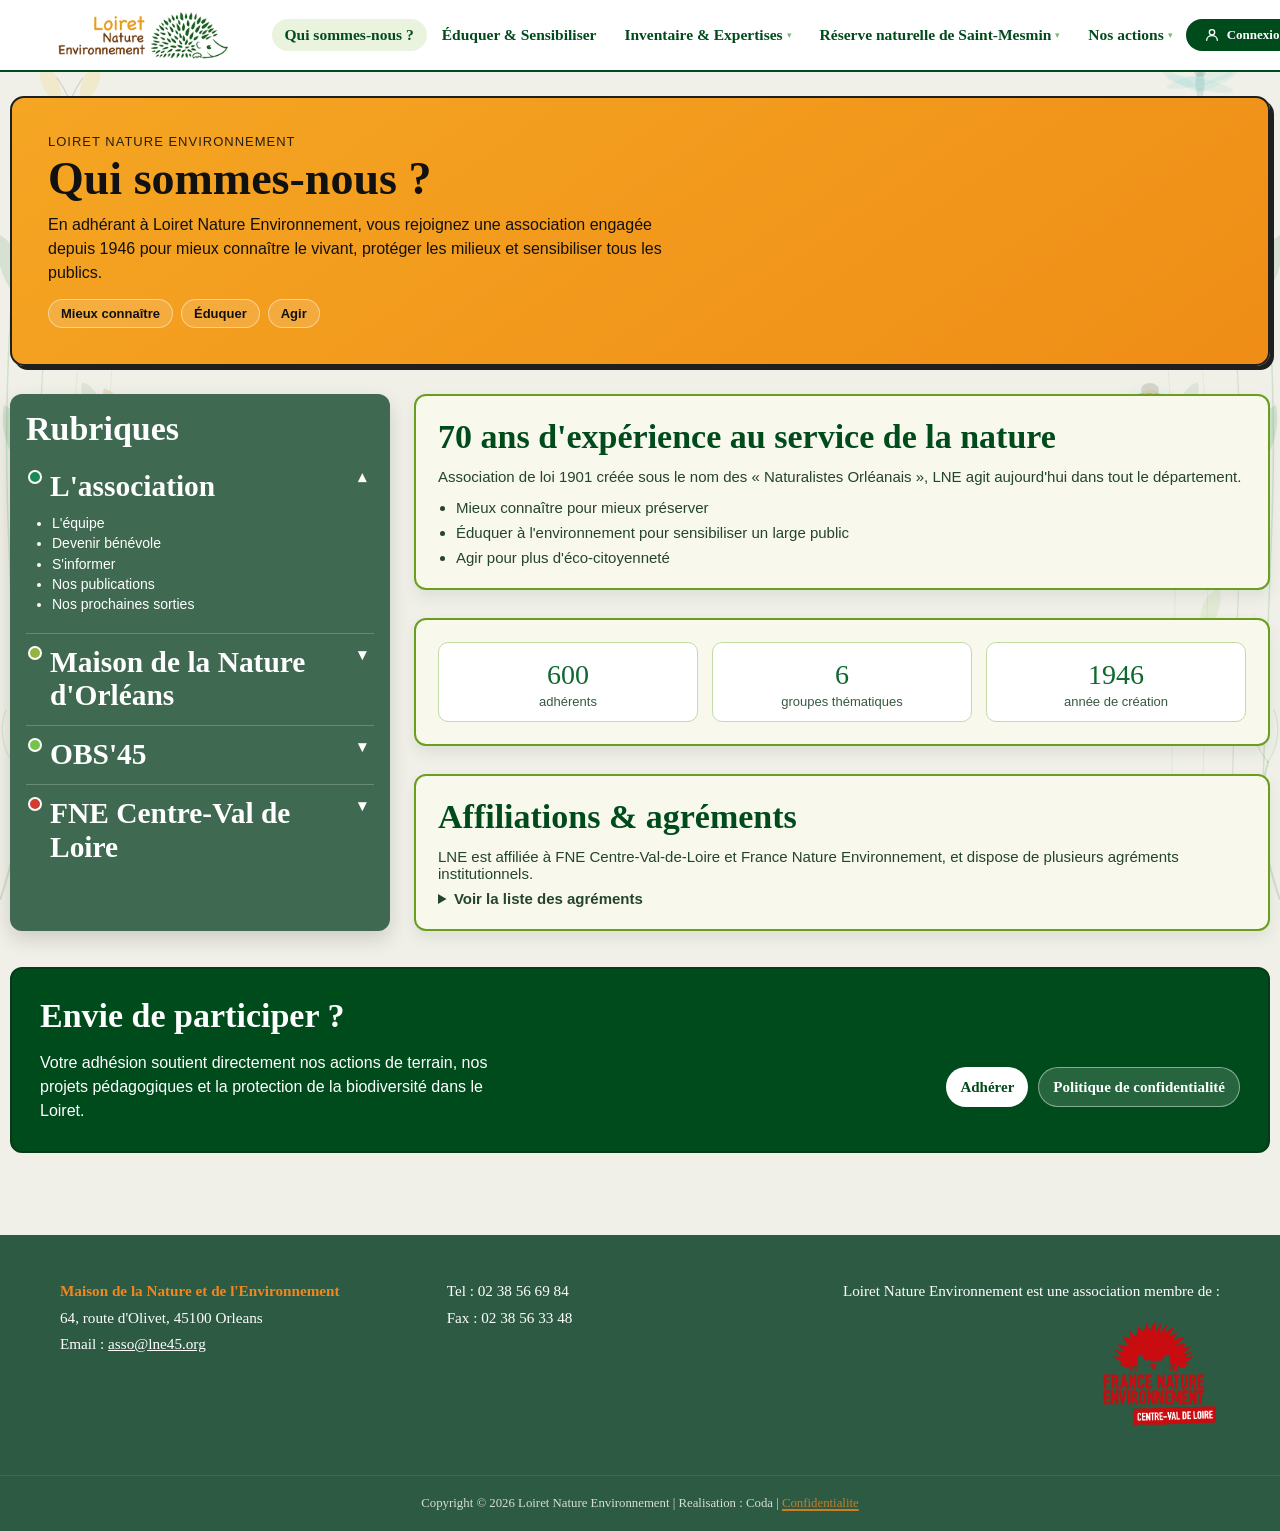
<file: qui-sommes-nous/qui-sommes-nous.html>
﻿<!DOCTYPE html>
<html lang="fr">
<head>
  <meta charset="UTF-8">
  <meta name="viewport" content="width=device-width, initial-scale=1.0">
  <title>Qui sommes-nous ? - Loiret Nature Environnement</title>
  <link rel="stylesheet" href="qui-sommes-nous.css">
</head>
<body>
  <a class="skip-link" href="#contenu">Aller au contenu</a>
  <div class="side-deco side-deco--left" aria-hidden="true">
    <svg xmlns="http://www.w3.org/2000/svg" viewBox="0 0 160 900" preserveAspectRatio="xMidYMid meet">
      <path d="M20,900 Q15,700 8,520 Q2,360 22,180" stroke="#3a9a50" stroke-width="1.5" fill="none" opacity="0.18" stroke-linecap="round"/>
      <path d="M50,900 Q47,720 40,550 Q35,390 58,200" stroke="#2a7a38" stroke-width="1.2" fill="none" opacity="0.14" stroke-linecap="round"/>
      <path d="M80,900 Q76,740 72,580 Q68,420 88,260" stroke="#5ab840" stroke-width="1" fill="none" opacity="0.11" stroke-linecap="round"/>
      <path d="M110,900 Q108,760 105,600 Q102,460 118,300" stroke="#3a9a50" stroke-width="0.9" fill="none" opacity="0.09" stroke-linecap="round"/>
      <path d="M22,470 Q-2,440 4,405 Q28,415 22,470Z" fill="#3a9a50" opacity="0.16"/>
      <path d="M50,370 Q24,342 30,308 Q56,320 50,370Z" fill="#6ab840" opacity="0.14"/>
      <path d="M18,300 Q-8,268 0,235 Q24,248 18,300Z" fill="#2a7a38" opacity="0.13"/>
      <path d="M65,520 Q40,494 46,462 Q72,470 65,520Z" fill="#5ab840" opacity="0.12"/>
      <path d="M42,215 Q20,190 26,160 Q50,172 42,215Z" fill="#3a9a50" opacity="0.11"/>
      <path d="M80,640 Q56,618 60,588 Q84,596 80,640Z" fill="#6ab840" opacity="0.10"/>
      <path d="M100,430 Q78,410 82,382 Q105,390 100,430Z" fill="#2a7a38" opacity="0.09"/>
      <path d="M0,900 Q28,820 12,762" stroke="#2a7a38" stroke-width="2" fill="none" opacity="0.16" stroke-linecap="round"/>
      <path d="M12,762 Q36,732 22,706" stroke="#3a9a50" stroke-width="1.3" fill="none" opacity="0.14" stroke-linecap="round"/>
      <path d="M12,762 Q-4,736 6,710" stroke="#3a9a50" stroke-width="1.3" fill="none" opacity="0.14" stroke-linecap="round"/>
      <path d="M22,706 Q44,680 32,656" stroke="#6ab840" stroke-width="1.1" fill="none" opacity="0.12" stroke-linecap="round"/>
      <path d="M22,706 Q6,682 16,656" stroke="#6ab840" stroke-width="1.1" fill="none" opacity="0.12" stroke-linecap="round"/>
      <path d="M32,656 Q52,634 42,614" stroke="#5ab840" stroke-width="0.9" fill="none" opacity="0.10" stroke-linecap="round"/>
      <path d="M32,656 Q18,634 26,614" stroke="#5ab840" stroke-width="0.9" fill="none" opacity="0.10" stroke-linecap="round"/>
      <ellipse cx="90" cy="840" rx="42" ry="24" fill="#8B6914" opacity="0.16"/>
      <path d="M52,826 Q44,806 58,800 Q60,818 52,826Z" fill="#555533" opacity="0.16"/>
      <path d="M64,818 Q58,796 72,792 Q74,810 64,818Z" fill="#555533" opacity="0.16"/>
      <path d="M78,812 Q76,790 92,786 Q92,806 78,812Z" fill="#555533" opacity="0.16"/>
      <path d="M94,812 Q94,790 108,792 Q107,808 94,812Z" fill="#555533" opacity="0.16"/>
      <path d="M108,818 Q112,798 124,802 Q120,818 108,818Z" fill="#555533" opacity="0.16"/>
      <ellipse cx="50" cy="836" rx="11" ry="9" fill="#c8a040" opacity="0.16"/>
      <circle cx="47" cy="832" r="2.5" fill="#442200" opacity="0.18"/>
      <rect x="62" y="858" width="8" height="7" rx="2" fill="#8B6914" opacity="0.13"/>
      <rect x="80" y="860" width="8" height="7" rx="2" fill="#8B6914" opacity="0.13"/>
      <rect x="98" y="860" width="8" height="7" rx="2" fill="#8B6914" opacity="0.13"/>
      <rect x="114" y="858" width="8" height="7" rx="2" fill="#8B6914" opacity="0.13"/>
      <path d="M120,448 Q96,418 104,388 Q128,398 134,430 Q136,445 120,448Z" fill="#c05a10" opacity="0.14"/>
      <ellipse cx="130" cy="468" rx="18" ry="22" fill="#c05a10" opacity="0.15"/>
      <circle cx="122" cy="450" r="13" fill="#c05a10" opacity="0.15"/>
      <path d="M116,440 Q113,426 120,424 Q122,436 116,440Z" fill="#c05a10" opacity="0.15"/>
      <path d="M128,438 Q127,424 136,424 Q137,436 128,438Z" fill="#c05a10" opacity="0.15"/>
      <circle cx="118" cy="450" r="3" fill="#1a1a00" opacity="0.17"/>
      <ellipse cx="113" cy="456" rx="6" ry="5" fill="#d4784a" opacity="0.13"/>
      <path d="M116,476 Q106,490 104,500" stroke="#c05a10" stroke-width="3.5" fill="none" opacity="0.14" stroke-linecap="round"/>
      <circle cx="102" cy="504" r="7" fill="#c8960a" opacity="0.13"/>
      <path d="M60,110 Q36,86 40,66 Q66,70 60,110Z" fill="#f5c842" opacity="0.16"/>
      <path d="M80,110 Q104,86 100,66 Q76,70 80,110Z" fill="#f5c842" opacity="0.16"/>
      <path d="M62,116 Q42,132 46,148 Q65,140 62,116Z" fill="#e8a520" opacity="0.13"/>
      <path d="M78,116 Q98,132 94,148 Q75,140 78,116Z" fill="#e8a520" opacity="0.13"/>
      <ellipse cx="70" cy="112" rx="3.5" ry="15" fill="#2a1a00" opacity="0.16"/>
      <path d="M68,97 Q62,84 57,78" stroke="#2a1a00" stroke-width="1.1" fill="none" opacity="0.16" stroke-linecap="round"/>
      <path d="M72,97 Q78,84 83,78" stroke="#2a1a00" stroke-width="1.1" fill="none" opacity="0.16" stroke-linecap="round"/>
      <path d="M30,900 Q28,872 24,848" stroke="#3a9a50" stroke-width="1.2" fill="none" opacity="0.13" stroke-linecap="round"/>
      <path d="M45,900 Q43,874 40,852" stroke="#5ab840" stroke-width="1" fill="none" opacity="0.11" stroke-linecap="round"/>
      <path d="M140,900 Q140,876 138,855" stroke="#2a7a38" stroke-width="1" fill="none" opacity="0.10" stroke-linecap="round"/>
      <path d="M155,900 Q157,878 155,858" stroke="#3a9a50" stroke-width="0.9" fill="none" opacity="0.09" stroke-linecap="round"/>
    </svg>
  </div>

  <div class="side-deco side-deco--right" aria-hidden="true">
    <svg xmlns="http://www.w3.org/2000/svg" viewBox="0 0 160 900" preserveAspectRatio="xMidYMid meet">
      <path d="M140,900 Q145,700 152,520 Q158,360 138,180" stroke="#3a9a50" stroke-width="1.5" fill="none" opacity="0.18" stroke-linecap="round"/>
      <path d="M110,900 Q113,720 120,550 Q125,390 102,200" stroke="#2a7a38" stroke-width="1.2" fill="none" opacity="0.14" stroke-linecap="round"/>
      <path d="M80,900 Q84,740 88,580 Q92,420 72,260" stroke="#5ab840" stroke-width="1" fill="none" opacity="0.11" stroke-linecap="round"/>
      <path d="M50,900 Q52,760 55,600 Q58,460 42,300" stroke="#3a9a50" stroke-width="0.9" fill="none" opacity="0.09" stroke-linecap="round"/>
      <path d="M138,470 Q162,440 156,405 Q132,415 138,470Z" fill="#3a9a50" opacity="0.16"/>
      <path d="M110,370 Q136,342 130,308 Q104,320 110,370Z" fill="#6ab840" opacity="0.14"/>
      <path d="M142,300 Q168,268 160,235 Q136,248 142,300Z" fill="#2a7a38" opacity="0.13"/>
      <path d="M95,520 Q120,494 114,462 Q88,470 95,520Z" fill="#5ab840" opacity="0.12"/>
      <path d="M118,215 Q140,190 134,160 Q110,172 118,215Z" fill="#3a9a50" opacity="0.11"/>
      <path d="M80,640 Q104,618 100,588 Q76,596 80,640Z" fill="#6ab840" opacity="0.10"/>
      <path d="M60,430 Q82,410 78,382 Q55,390 60,430Z" fill="#2a7a38" opacity="0.09"/>
      <path d="M160,900 Q132,820 148,762" stroke="#2a7a38" stroke-width="2" fill="none" opacity="0.16" stroke-linecap="round"/>
      <path d="M148,762 Q124,732 138,706" stroke="#3a9a50" stroke-width="1.3" fill="none" opacity="0.14" stroke-linecap="round"/>
      <path d="M148,762 Q164,736 154,710" stroke="#3a9a50" stroke-width="1.3" fill="none" opacity="0.14" stroke-linecap="round"/>
      <path d="M138,706 Q116,680 128,656" stroke="#6ab840" stroke-width="1.1" fill="none" opacity="0.12" stroke-linecap="round"/>
      <path d="M138,706 Q154,682 144,656" stroke="#6ab840" stroke-width="1.1" fill="none" opacity="0.12" stroke-linecap="round"/>
      <path d="M128,656 Q108,634 118,614" stroke="#5ab840" stroke-width="0.9" fill="none" opacity="0.10" stroke-linecap="round"/>
      <path d="M128,656 Q142,634 134,614" stroke="#5ab840" stroke-width="0.9" fill="none" opacity="0.10" stroke-linecap="round"/>
      <ellipse cx="75" cy="848" rx="24" ry="15" fill="#4a9a30" opacity="0.16"/>
      <circle cx="59" cy="836" r="8" fill="#4a9a30" opacity="0.16"/>
      <circle cx="91" cy="836" r="8" fill="#4a9a30" opacity="0.16"/>
      <circle cx="59" cy="835" r="4" fill="#1a1a00" opacity="0.17"/>
      <circle cx="91" cy="835" r="4" fill="#1a1a00" opacity="0.17"/>
      <path d="M52,858 Q36,872 28,866 Q36,854 50,852Z" fill="#4a9a30" opacity="0.14"/>
      <path d="M98,858 Q114,872 122,866 Q114,854 100,852Z" fill="#4a9a30" opacity="0.14"/>
      <path d="M62,860 Q54,872 50,866" stroke="#4a9a30" stroke-width="3.5" fill="none" opacity="0.14" stroke-linecap="round"/>
      <path d="M88,860 Q96,872 100,866" stroke="#4a9a30" stroke-width="3.5" fill="none" opacity="0.14" stroke-linecap="round"/>
      <ellipse cx="80" cy="80" rx="34" ry="5.5" fill="#7ecfcf" opacity="0.15" transform="rotate(-12 80 80)"/>
      <ellipse cx="80" cy="84" rx="34" ry="5.5" fill="#7ecfcf" opacity="0.12" transform="rotate(12 80 84)"/>
      <ellipse cx="80" cy="82" rx="22" ry="4" fill="#7ecfcf" opacity="0.12" transform="rotate(-26 80 82) translate(16,7)"/>
      <ellipse cx="80" cy="82" rx="22" ry="4" fill="#7ecfcf" opacity="0.12" transform="rotate(26 80 82) translate(-16,7)"/>
      <ellipse cx="80" cy="84" rx="4.5" ry="15" fill="#3a8a90" opacity="0.16"/>
      <circle cx="80" cy="71" r="6" fill="#2a6a70" opacity="0.16"/>
      <ellipse cx="30" cy="400" rx="15" ry="10" fill="#f5c842" opacity="0.16"/>
      <rect x="18" y="393" width="7" height="13" rx="2" fill="#1a1a00" opacity="0.13"/>
      <rect x="26" y="393" width="7" height="13" rx="2" fill="#1a1a00" opacity="0.13"/>
      <rect x="34" y="393" width="7" height="13" rx="2" fill="#1a1a00" opacity="0.13"/>
      <ellipse cx="30" cy="390" rx="9" ry="7" fill="#1a1a00" opacity="0.14"/>
      <ellipse cx="16" cy="392" rx="11" ry="6" fill="rgba(200,235,255,0.6)" opacity="0.18" transform="rotate(-30 16 392)"/>
      <ellipse cx="44" cy="392" rx="11" ry="6" fill="rgba(200,235,255,0.6)" opacity="0.18" transform="rotate(30 44 392)"/>
      <path d="M130,900 Q132,872 136,848" stroke="#3a9a50" stroke-width="1.2" fill="none" opacity="0.13" stroke-linecap="round"/>
      <path d="M115,900 Q117,874 120,852" stroke="#5ab840" stroke-width="1" fill="none" opacity="0.11" stroke-linecap="round"/>
      <path d="M20,900 Q20,876 22,855" stroke="#2a7a38" stroke-width="1" fill="none" opacity="0.10" stroke-linecap="round"/>
      <path d="M5,900 Q3,878 5,858" stroke="#3a9a50" stroke-width="0.9" fill="none" opacity="0.09" stroke-linecap="round"/>
    </svg>
  </div>
  <nav>
    <div class="logo">
      <a href="../index.html"><img src="../logo.png" alt="Loiret Nature Environnement" width="120" height="52" fetchpriority="high" decoding="async"></a>
    </div>

    <ul class="nav-links">

      <li><a href="qui-sommes-nous.html" aria-current="page">Qui sommes-nous ?</a></li>

      <li><a href="../eduquer_sensibiliser/eduquer_sensibiliser.html">Éduquer &amp; Sensibiliser</a></li>

      <li>
        <span>Inventaire &amp; Expertises <span class="chevron">▾</span></span>
        <ul class="dropdown">
          <li><a href="#">Inventaires floristiques</a></li>
          <li><a href="#">Inventaires faunistiques</a></li>
          <li><a href="#">Expertises naturalistes</a></li>
          <li><a href="#">Cartographie &amp; SIG</a></li>
        </ul>
      </li>

      <li>
        <span>Réserve naturelle de Saint-Mesmin <span class="chevron">▾</span></span>
        <ul class="dropdown">
          <li><a href="#">Présentation de la réserve</a></li>
          <li><a href="#">Faune &amp; flore</a></li>
          <li><a href="#">Accès &amp; visite</a></li>
          <li><a href="#">Actualités de la réserve</a></li>
        </ul>
      </li>

      <li>
        <span>Nos actions <span class="chevron">▾</span></span>
        <ul class="dropdown">
          <li><a href="#">Chantiers nature</a></li>
          <li><a href="#">Sorties naturalistes</a></li>
          <li><a href="#">Plaidoyer &amp; lobbying</a></li>
          <li><a href="#">Partenariats</a></li>
        </ul>
      </li>

    </ul>

    <a class="login-btn" href="#">
      <svg viewBox="0 0 24 24" fill="none" stroke="currentColor" stroke-width="2" stroke-linecap="round" stroke-linejoin="round">
        <circle cx="12" cy="8" r="4"/>
        <path d="M4 20c0-4 3.6-7 8-7s8 3 8 7"/>
      </svg>
      Connexion
    </a>

    <button class="burger" id="burger" aria-label="Menu" aria-expanded="false">
      <span></span><span></span><span></span>
    </button>

  </nav>

  <main class="qsn-page" id="contenu">
    <header class="qsn-hero">
      <p class="hero-kicker">Loiret Nature Environnement</p>
      <h1>Qui sommes-nous&nbsp;?</h1>
      <p class="hero-intro">
        En adhérant à Loiret Nature Environnement, vous rejoignez une association engagée
        depuis 1946 pour mieux connaître le vivant, protéger les milieux et sensibiliser tous les publics.
      </p>
      <div class="hero-chips" aria-label="Missions principales">
        <span>Mieux connaître</span>
        <span>Éduquer</span>
        <span>Agir</span>
      </div>
    </header>

    <div class="qsn-layout">
      <aside class="qsn-menu" aria-label="Menu de la rubrique Qui sommes-nous">
        <div class="menu-card">
          <h2 class="menu-title">Rubriques</h2>
          <details open>
            <summary><span class="summary-main"><span class="dot dot-asso"></span><span class="summary-label">L'association</span></span></summary>
            <ul>
              <li>L'équipe</li>
              <li>Devenir bénévole</li>
              <li>S'informer</li>
              <li>Nos publications</li>
              <li>Nos prochaines sorties</li>
            </ul>
          </details>

          <details>
            <summary><span class="summary-main"><span class="dot dot-mne"></span><span class="summary-label">Maison de la Nature d'Orléans</span></span></summary>
            <p>Un lieu d'accueil, de ressources et d'animations environnementales.</p>
          </details>

          <details>
            <summary><span class="summary-main"><span class="dot dot-obs"></span><span class="summary-label">OBS'45</span></span></summary>
            <p>Un observatoire local pour mieux suivre la biodiversité du Loiret.</p>
          </details>

          <details>
            <summary><span class="summary-main"><span class="dot dot-fne"></span><span class="summary-label">FNE Centre-Val de Loire</span></span></summary>
            <ul>
              <li>Revue Recherches naturalistes</li>
            </ul>
          </details>
        </div>
      </aside>

      <section class="qsn-content">
        <article class="info-card">
          <h2>70 ans d'expérience au service de la nature</h2>
          <p>
            Association de loi 1901 créée sous le nom des « Naturalistes Orléanais »,
            LNE agit aujourd'hui dans tout le département.
          </p>
          <ul class="compact-list">
            <li>Mieux connaître pour mieux préserver</li>
            <li>Éduquer à l'environnement pour sensibiliser un large public</li>
            <li>Agir pour plus d'éco-citoyenneté</li>
          </ul>
        </article>

        <article class="stats-grid" aria-label="Chiffres clés">
          <div class="stat">
            <p class="stat-value">600</p>
            <p class="stat-label">adhérents</p>
          </div>
          <div class="stat">
            <p class="stat-value">6</p>
            <p class="stat-label">groupes thématiques</p>
          </div>
          <div class="stat">
            <p class="stat-value">1946</p>
            <p class="stat-label">année de création</p>
          </div>
        </article>

        <article class="info-card">
          <h2>Affiliations &amp; agréments</h2>
          <p>
            LNE est affiliée à FNE Centre-Val-de-Loire et France Nature Environnement,
            et dispose de plusieurs agréments institutionnels.
          </p>
          <details class="compact-details">
            <summary>Voir la liste des agréments</summary>
            <ul class="compact-list">
              <li>Protection de la nature (loi de 1976)</li>
              <li>Participation au débat sur l'environnement</li>
              <li>Jeunesse et éducation populaire</li>
              <li>Association éducative complémentaire de l'enseignement public</li>
              <li>Formation continue</li>
              <li>Code de l'Urbanisme</li>
            </ul>
          </details>
        </article>
      </section>
    </div>

    <article class="cta-card" aria-label="Appel à l'action">
      <h2>Envie de participer&nbsp;?</h2>
      <p>
        Votre adhésion soutient directement nos actions de terrain, nos projets pédagogiques
        et la protection de la biodiversité dans le Loiret.
      </p>
      <div class="cta-actions">
        <a href="https://www.helloasso.com/associations/loiret-nature-environnement/adhesions/adhesion-lne-2026" class="cta-btn">Adhérer</a>
        <a href="../politique-confidentialite/politique-confidentialite.html" class="cta-btn cta-btn-secondary">Politique de confidentialité</a>
      </div>
    </article>
  </main>

  <footer class="lne-footer-eco">
    <div class="footer-content">
      <div class="footer-column">
        <p class="footer-brand">Maison de la Nature et de l'Environnement</p>
        <p>64, route d'Olivet, 45100 Orleans</p>
        <p>Email : <a href="mailto:asso@lne45.org">asso@lne45.org</a></p>
      </div>

      <div class="footer-column">
        <p>Tel : 02 38 56 69 84</p>
        <p>Fax : 02 38 56 33 48</p>
      </div>

      <div class="footer-column footer-right">
        <p>Loiret Nature Environnement est une association membre de :</p>
        <img src="../footer.webp" alt="Logo LNE" class="eco-logo" loading="lazy" decoding="async" width="120" height="120">
      </div>
    </div>

    <div class="footer-bottom">
      <p>Copyright © 2026 Loiret Nature Environnement | Realisation : Coda | <a href="../politique-confidentialite/politique-confidentialite.html">Confidentialite</a></p>
    </div>
  </footer>

  <script>
    if (window.matchMedia("(max-width: 800px)").matches) {
      document.querySelectorAll(".side-deco").forEach((node) => node.remove());
    }
  </script>
  <script src="qui-sommes-nous.js" defer></script>
</body>
</html>
</file>
<file: style.css>
/* ===== RESET & BASE ===== */
* { box-sizing: border-box; margin: 0; padding: 0; }

body {
  font-family: "Comic Sans MS", "Comic Sans", cursive;
  background: #ffffff;
  display: flex;
  flex-direction: column;
  align-items: center;
  min-height: 100vh;
  position: relative;
}

/* Panneaux latéraux nature */
.side-deco {
  position: fixed;
  top: 0;
  bottom: 0;
  width: 160px;
  pointer-events: none;
  z-index: 0;
  overflow: hidden;
}
.side-deco svg {
  width: 100%;
  height: 100%;
}
.side-deco--left  { left: 0; }
.side-deco--right { right: 0; }

nav { position: relative; z-index: 100; }
.sketch-card, .bg { position: relative; z-index: 1; }

/* ===== NAV ===== */
nav {
  background: #fff;
  border-bottom: 2px solid #004B1C;
  height: 72px;
  display: flex;
  align-items: center;
  padding: 0 28px;
  width: 100%;
  position: sticky;
  top: 0; 
  z-index: 100;
}

.logo { flex-shrink: 0; margin-right: 24px; }
.logo img { height: 52px; width: auto; display: block; }

.nav-links {
  flex: 1;
  display: flex;
  align-items: center;
  justify-content: center;
  gap: 2px;
  list-style: none;
}

.nav-links > li { position: relative; }

.nav-links > li > a,
.nav-links > li > span {
  display: flex;
  align-items: center;
  gap: 4px;
  padding: 7px 13px;
  font-family: "Comic Sans MS", "Comic Sans", cursive;
  font-size: 15.5px;
  font-weight: bold;
  color: #004B1C;
  text-decoration: none;
  cursor: pointer;
  border-radius: 20px;
  transition: background 0.15s, color 0.15s;
  white-space: nowrap;
}

.nav-links > li > a:hover,
.nav-links > li > span:hover { background: #eaf3de; }

.chevron { font-size: 9px; color: #7ab87a; font-weight: normal; }

.dropdown {
  display: none;
  position: absolute;
  top: calc(100% + 10px);
  left: 50%;
  transform: translateX(-50%);
  background: #fff;
  border: 1.5px solid #c0dd97;
  border-radius: 12px;
  min-width: 230px;
  z-index: 100;
  list-style: none;
  padding: 6px;
}

.nav-links > li .dropdown.open { display: block; }

.dropdown li a {
  display: block;
  padding: 9px 14px;
  font-family: "Comic Sans MS", "Comic Sans", cursive;
  font-size: 12.5px;
  font-weight: bold;
  color: #004B1C;
  text-decoration: none;
  border-radius: 8px;
  transition: background 0.12s;
}
.dropdown li a:hover { background: #eaf3de; }

.login-btn {
  display: flex;
  align-items: center;
  gap: 7px;
  padding: 8px 18px;
  background: #004B1C;
  color: #fff;
  border-radius: 20px;
  font-family: "Comic Sans MS", "Comic Sans", cursive;
  font-size: 13px;
  font-weight: bold;
  text-decoration: none;
  flex-shrink: 0;
  transition: background 0.15s;
}
.login-btn svg { width: 16px; height: 16px; }

.burger {
  display: none;
  width: 42px;
  height: 42px;
  border: 2px solid #004B1C;
  border-radius: 10px;
  background: #fff;
  align-items: center;
  justify-content: center;
  flex-direction: column;
  gap: 5px;
  cursor: pointer;
}

.burger span {
  width: 18px;
  height: 2px;
  background: #004B1C;
  border-radius: 2px;
  transition: transform 0.2s ease, opacity 0.2s ease;
}

.burger.open span:nth-child(1) {
  transform: translateY(7px) rotate(45deg);
}

.burger.open span:nth-child(2) {
  opacity: 0;
}

.burger.open span:nth-child(3) {
  transform: translateY(-7px) rotate(-45deg);
}

/* ===== LNE EN BREF — CARD PLEINE LARGEUR ===== */
.sketch-card {
  background: linear-gradient(135deg, #f5a623 0%, #e07a10 55%, #c8600a 100%);
  border: none;
  border-radius: 20px;
  padding: 0;
  width: min(1280px, calc(100% - 24px));
  position: relative;
  box-shadow: 0 8px 40px rgba(0,0,0,0.18), 0 2px 8px rgba(0,0,0,0.10);
  margin: 32px auto 0;
  overflow: hidden;
  display: block; 
}

.sketch-card::before {
  content: '';
  position: absolute;
  inset: 0;
  background-image:
    radial-gradient(ellipse at 20% 50%, rgba(255,255,255,0.06) 0%, transparent 60%),
    radial-gradient(ellipse at 80% 20%, rgba(255,255,255,0.08) 0%, transparent 50%);
  pointer-events: none;
  z-index: 0;
}

.sketch-content {
  padding: 40px 60px 80px; /* Padding bas plus grand pour laisser de la place au bouton */
  position: relative;
  z-index: 1;
}

.sketch-visual { display: none; }

.sketch-title {
  font-family: "Comic Sans MS", "Comic Sans", cursive;
  font-size: 36px;
  font-weight: 700;
  color: #ffffff;
  margin: 0 0 30px;
  line-height: 1.15;
  letter-spacing: -0.5px;
  text-align: center; /* Titre centré */
  width: 100%;
}

.sketch-intro {
  font-family: "Comic Sans MS", "Comic Sans", cursive;
  font-size: 17px;
  font-weight: 400;
  color: #ffffff;
  line-height: 1.6;
  margin: 0 0 20px;
  text-align: left; /* Texte aligné à gauche */
  max-width: 900px;
}

.sketch-list {
  list-style: none;
  padding: 0;
  margin: 0 0 20px;
  display: flex;
  flex-direction: column;
  gap: 12px;
  text-align: left; /* Liste alignée à gauche */
}

.sketch-list li {
  font-family: "Comic Sans MS", "Comic Sans", cursive;
  font-size: 15px;
  color: #ffffff;
  line-height: 1.4;
  display: flex;
  align-items: flex-start;
  gap: 12px;
}

.sketch-list li::before {
  content: '';
  display: inline-block;
  width: 18px;
  height: 18px;
  min-width: 18px;
  background: rgba(255,255,255,0.20);
  border-radius: 50%;
  background-image: url("data:image/svg+xml,%3Csvg xmlns='http://www.w3.org/2000/svg' viewBox='0 0 16 16'%3E%3Cpath d='M3 8l3.5 3.5L13 4.5' stroke='white' stroke-width='2' fill='none' stroke-linecap='round' stroke-linejoin='round'/%3E%3C/svg%3E");
  background-size: 11px 11px;
  background-repeat: no-repeat;
  background-position: center;
  margin-top: 2px;
}

/* Positionnement du bouton en bas à droite */
.sketch-footer {
  position: absolute;
  bottom: 25px;
  right: 40px;
  z-index: 2;
}

.sketch-btn {
  font-family: "Comic Sans MS", "Comic Sans", cursive;
  font-size: 15px;
  font-weight: 700;
  color: #1a1a1a;
  background: #ffffff;
  border: none;
  border-radius: 10px;
  padding: 12px 26px;
  cursor: pointer;
  transition: transform 0.15s, background 0.15s;
  box-shadow: 0 4px 12px rgba(0,0,0,0.15);
}

.sketch-btn:hover {
  background: #f0f0e8;
  transform: translateY(-2px);
}

/* ===== ZONE PRINCIPALE VERTE ===== */
.bg {
  background: #004B1C;
  border-radius: 20px;
  padding: 32px 28px 36px;
  font-family: "Comic Sans MS", "Comic Sans", cursive;
  width: min(1280px, calc(100% - 24px));
  margin: 24px auto 32px;
  position: relative;
  overflow: hidden;
  box-shadow: 0 8px 40px rgba(0,0,0,0.20);
}

.bg::before {
  content: '';
  position: absolute;
  top: -40px;
  right: -40px;
  width: 320px;
  height: 320px;
  background: radial-gradient(ellipse at center, rgba(106,184,64,0.12) 0%, transparent 70%);
  pointer-events: none;
}

/* ===== LÉGENDE ===== */
.legend-grid {
  display: flex;
  flex-wrap: wrap;
  gap: 10px 16px;
  margin-bottom: 28px;
}

.leg-item {
  display: flex;
  align-items: center;
  gap: 10px;
  background: rgba(255,255,255,0.07);
  border: 1px solid rgba(255,255,255,0.12);
  border-radius: 30px;
  padding: 7px 14px;
}

.leg-circle {
  width: 14px;
  height: 14px;
  border-radius: 50%;
  box-shadow: 0 0 0 3px rgba(255,255,255,0.15);
}

.leg-name {
  font-family: "Comic Sans MS", "Comic Sans", cursive;
  font-size: 13px;
  font-weight: 600;
  color: rgba(255,255,255,0.90);
}

/* SECTION ACTUALITÉS - Alignée sur la DA de Capture d'écran 2026-05-04 152248.png */
.news-simple {
  /* Largeur identique aux autres blocs */
  width: 90%;
  max-width: 1100px; 
  margin: 20px auto; /* Centrage automatique */
  padding: 30px;
  
  /* Style visuel proportionnel */
  border: 1.5px solid #004B1C;
  border-radius: 25px; /* Arrondi identique aux autres cartes */
  background: #ffffff;
  box-sizing: border-box;
  box-shadow: 0 4px 15px rgba(0,0,0,0.05);
}

/* --- SECTION ACTUALITÉS (ENTIER) --- */
.news-simple {
  width: 90%;
  max-width: 1275px;
  margin: 30px auto;
  background: #3f6950;
  border-radius: 30px;
  display: flex;
  align-items: stretch;
  overflow: hidden;
  color: white;
  box-shadow: 0 10px 30px rgba(0,0,0,0.1);
}

.news-content-text {
  padding: 40px;
  flex: 1;
  display: flex;
  flex-direction: column;
  justify-content: center;
}

.news-content-text h2 {
  font-size: 26px;
  margin-top: 0;
  margin-bottom: 15px;
  color: white;
}

.news-content-text p {
  line-height: 1.6;
  margin-bottom: 25px;
  font-size: 16px;
}

/* Zone Image sans le fond vert foncé */
.news-image-box {
  flex: 0 0 40%;
  background: transparent; 
  display: flex;
  align-items: center;
  justify-content: center;
  padding: 10px;
}

.news-image-box img {
  width: 100%;
  height: auto;
  max-height: 300px;
  object-fit: contain;
  border-radius: 10px;
}

.news-actions {
  display: flex;
  flex-direction: row;
  gap: 20px;
  align-items: center;
  flex-wrap: wrap;
}

.news-btn-orange {
  background: #e07a10;
  color: white !important;
  text-decoration: none;
  padding: 12px 25px;
  border-radius: 12px;
  font-weight: bold;
}

.news-link-white {
  color: white;
  text-decoration: underline;
  font-size: 14px;
  font-weight: 500;
}

/* --- RESPONSIVE --- */
@media (max-width: 900px) {
  .news-simple {
    flex-direction: column-reverse;
  }
  .news-image-box {
    width: 100%;
    padding: 20px;
  }
  .news-actions {
    flex-direction: column;
    align-items: flex-start;
  }
}

/* ===== CALENDRIER ===== */
.cal-card {
  background: #f7f7ed;
  border-radius: 16px;
  padding: 24px 20px 26px;
  box-shadow: 0 4px 24px rgba(0,0,0,0.15);
}

.cal-header {
  display: flex;
  align-items: center;
  justify-content: space-between;
  margin-bottom: 20px;
  border-bottom: 2px solid rgba(0,75,28,0.10);
  padding-bottom: 16px;
}

.cal-title {
  font-family: "Comic Sans MS", "Comic Sans", cursive;
  font-size: 22px;
  font-weight: 700;
  color: #004B1C;
}

.cal-month {
  font-family: "Comic Sans MS", "Comic Sans", cursive;
  font-size: 13px;
  font-weight: 600;
  color: #6a9e1f;
  text-transform: uppercase;
}

.nav-btn {
  width: 34px;
  height: 34px;
  background: #004B1C;
  border: none;
  border-radius: 10px;
  color: #fff;
  cursor: pointer;
}

.cal-grid {
  display: grid;
  grid-template-columns: repeat(7, 1fr);
  gap: 4px;
}

.dow {
  text-align: center;
  font-family: "Comic Sans MS", "Comic Sans", cursive;
  font-size: 11px;
  font-weight: 700;
  color: #004B1C;
  padding: 4px 0 10px;
}

.day {
  border-radius: 10px;
  min-height: 46px;
  display: flex;
  align-items: center;
  justify-content: center;
  font-family: "Comic Sans MS", "Comic Sans", cursive;
  font-size: 13px;
  font-weight: 600;
  position: relative;
}

.day.ev-conf      { background: #9b3030; color: #fff; }
.day.ev-sortie    { background: #3a7a5a; color: #fff; }
.day.ev-atelier   { background: #6a9e1f; color: #fff; }
.day.ev-valmares  { background: #4a8ab0; color: #fff; }
.day.ev-reserve   { background: #1a6644; color: #fff; }
.day.ev-pesticide { background: #e07820; color: #fff; }
.day.today        { background: #004B1C; color: #fff; outline: 2.5px solid #6a9e1f; outline-offset: 1px; }

/* ===== HERO SLIDER — ÉCO-RESPONSABLE ===== */
/* ===== HERO IMAGE SIMPLE ===== */
.hero-image {
  position: relative;
  width: 100%;
  height: 520px;
  overflow: hidden;
  z-index: 1;
  background-image: url('slider/Renoncule.webp');
  background-size: cover;
  background-position: center;
  background-color: #002e10;
}

/* Overlay dégradé */
.hero-overlay {
  position: absolute;
  inset: 0;
  z-index: 2;
  pointer-events: none;
  background: linear-gradient(
    to bottom,
    rgba(0, 30, 10, 0.38) 0%,
    rgba(0, 30, 10, 0.18) 40%,
    rgba(0, 30, 10, 0.62) 80%,
    rgba(0, 30, 10, 0.88) 100%
  );
}

/* Contenu */
.hero-content {
  position: absolute;
  inset: 0;
  z-index: 3;
  display: flex;
  flex-direction: column;
  align-items: center;
  justify-content: center;
  text-align: center;
  padding: 0 24px 48px;
}

.hero-title {
  margin: 0 0 14px;
  line-height: 1.08;
  display: flex;
  flex-direction: column;
  align-items: center;
  gap: 2px;
}

.hero-title-main {
  font-family: "Comic Sans MS", "Comic Sans", cursive;
  font-size: clamp(34px, 5.5vw, 64px);
  font-weight: 700;
  color: #ffffff;
  text-shadow: 0 2px 12px rgba(0,0,0,0.55);
  letter-spacing: -0.5px;
}

.hero-title-accent {
  font-family: "Comic Sans MS", "Comic Sans", cursive;
  font-size: clamp(30px, 5vw, 58px);
  font-weight: 700;
  color: #8de04a;
  text-shadow: 0 2px 10px rgba(0,0,0,0.40);
  letter-spacing: -0.5px;
}

.hero-subtitle {
  font-family: "Comic Sans MS", "Comic Sans", cursive;
  font-size: clamp(13px, 1.6vw, 17px);
  color: rgba(255,255,255,0.85);
  max-width: 520px;
  line-height: 1.55;
  margin: 0;
  text-shadow: 0 1px 6px rgba(0,0,0,0.50);
}

@media (max-width: 600px) {
  .hero-image { height: 400px; }
}

/* ===== RESPONSIVE ===== */

@media (max-width: 900px) {
  .side-deco { display: none; }
  .sketch-content { padding: 30px 24px 70px; }
  .sketch-title { font-size: 28px; }
  .sketch-footer { right: 24px; bottom: 20px; }
}

@media (max-width: 1280px) {
  .sketch-card,
  .bg {
    width: calc(100% - 24px);
    margin-left: auto;
    margin-right: auto;
  }

  .sketch-card {
    max-width: 1200px;
  }

  .bg {
    max-width: 1200px;
  }
}

@media (max-width: 1240px) {
  nav {
    padding: 0 16px;
  }

  .logo img {
    height: 46px;
  }

  .logo {
    margin-right: 12px;
  }

  .nav-links > li > a,
  .nav-links > li > span {
    font-size: 14px;
    padding: 6px 9px;
  }

  .login-btn {
    padding: 7px 13px;
    font-size: 12px;
  }
}

@media (max-width: 920px) {
  nav {
    height: auto;
    min-height: 72px;
    padding: 12px 14px;
    flex-wrap: wrap;
    gap: 10px;
  }

  .logo {
    margin-right: auto;
  }

  .login-btn {
    display: none;
  }

  .burger {
    display: inline-flex;
  }

  .nav-links {
    display: none;
    width: 100%;
    flex-direction: column;
    align-items: stretch;
    gap: 4px;
    background: #fff;
    border: 1px solid #c0dd97;
    border-radius: 12px;
    padding: 8px;
  }

  .nav-links.open {
    display: flex;
  }

  .nav-links > li > a,
  .nav-links > li > span {
    width: 100%;
    justify-content: space-between;
    border-radius: 10px;
    padding: 10px 12px;
  }

  .dropdown {
    position: static;
    display: none;
    transform: none;
    min-width: 0;
    margin-top: 6px;
    border-radius: 10px;
    border-width: 1px;
    width: 100%;
  }
}

@media (max-width: 540px) {
  .sketch-content { padding: 25px 20px 110px; } /* Plus d'espace en bas sur mobile */
  .sketch-footer { 
    position: relative; 
    right: 0; 
    bottom: 0; 
    margin-top: 20px;
    text-align: right; 
  }
}

/*Footer*/
.lne-footer-eco {
    width: 100%;
    background-color: #2D5A43;
    color: #ffffff;
    padding: 40px 0 20px 0;
    font-family: "Comic Sans MS", "Comic Sans", cursive;
    margin-top: 40px;
    position: relative;
    z-index: 999;
}

.footer-content {
    max-width: 1200px; 
    margin: 0 auto;
    display: flex;
    justify-content: space-between;
    padding: 0 20px;
    flex-wrap: wrap; 
}

.footer-column {
    flex: 1;
    min-width: 250px;
    margin-bottom: 20px;
}

.footer-brand {
    font-weight: bold;
    color: #F1871D; 
    margin-bottom: 10px;
}

.footer-column p {
    margin: 5px 0;
    font-size: 0.95rem;
    line-height: 1.4;
}

.footer-column a {
    color: #ffffff;
    text-decoration: underline;
}

.footer-right {
    text-align: right;
}

.eco-logo {
    max-width: 120px;
    height: auto;
    margin-top: 10px;
    
}

.footer-bottom {
    width: 100%;
    text-align: center;
    border-top: 1px solid rgba(255, 255, 255, 0.1);
    margin-top: 20px;
    padding-top: 20px;
    font-size: 0.8rem;
    opacity: 0.8;
}

.footer-bottom a {
    color: #F1871D;
    text-decoration: underline;
    text-decoration-thickness: 2px;
    text-underline-offset: 2px;
}

main a:not(.cta-btn):not(.cta-btn-secondary) {
    text-decoration: underline;
    text-decoration-thickness: 2px;
    text-underline-offset: 2px;
}

@media (max-width: 768px) {
    .sketch-card,
    .news-simple,
    .bg,
    .lne-footer-eco {
        content-visibility: auto;
        contain-intrinsic-size: 1px 600px;
    }

    .footer-content {
        flex-direction: column;
        text-align: center;
    }
    .footer-right {
        text-align: center;
    }
}
</file>
<file: eduquer_sensibiliser.css>
* { box-sizing: border-box; margin: 0; padding: 0; }

    body {
    background: #f0f0e8;
    display: flex;
    flex-direction: column;
    align-items: center;
    min-height: 100vh;
    font-family: "Comic Sans MS", "Comic Sans", cursive;
    color: #183424;
    position: relative;
    }

    .side-deco {
    position: fixed; top: 0; bottom: 0; width: 160px;
    pointer-events: none; z-index: 0; overflow: hidden;
    }
    .side-deco svg { width: 100%; height: 100%; }
    .side-deco--left  { left: 0; }
    .side-deco--right { right: 0; }

    .skip-link {
    position: absolute; left: 12px; top: -100px;
    background: #004b1c; color: #fff;
    padding: 8px 12px; border-radius: 8px; z-index: 1000; text-decoration: none;
    }
    .skip-link:focus { top: 12px; }

    nav {
    background: #fff;
    border-bottom: 2px solid #004b1c;
    height: 72px;
    display: flex;
    align-items: center;
    padding: 0 28px;
    width: 100%;
    position: relative;
    z-index: 100;
    }
    .logo { flex-shrink: 0; margin-right: 24px; }
    .logo a { display: flex; align-items: center; text-decoration: none; color: inherit; }
    .logo img { height: 52px; width: auto; display: block; }

    .nav-links {
    flex: 1; display: flex; align-items: center;
    justify-content: center; gap: 2px; list-style: none;
    }
    .nav-links > li { position: relative; }
    .nav-links > li > a,
    .nav-links > li > span {
    display: flex; align-items: center; gap: 4px;
    padding: 7px 13px;
    font-family: "Comic Sans MS", "Comic Sans", cursive;
    font-size: 15.5px; font-weight: bold; color: #004b1c;
    text-decoration: none; cursor: pointer; border-radius: 20px;
    transition: background .15s, color .15s; white-space: nowrap;
    }
    .nav-links > li > a:hover,
    .nav-links > li > span:hover { background: #eaf3de; }
    .nav-links > li > a[aria-current="page"] {
    background: #eaf3de; color: #004b1c;
    }
    .chevron { font-size: 9px; color: #7ab87a; font-weight: normal; }

    .dropdown {
    display: none; position: absolute; top: calc(100% + 10px);
    left: 50%; transform: translateX(-50%);
    background: #fff; border: 1.5px solid #c0dd97; border-radius: 12px;
    min-width: 230px; z-index: 100; list-style: none; padding: 6px;
    }
    .nav-links > li .dropdown.open { display: block; }
    .dropdown li a {
    display: block; padding: 9px 14px;
    font-family: "Comic Sans MS", "Comic Sans", cursive;
    font-size: 12.5px; font-weight: bold; color: #004b1c;
    text-decoration: none; border-radius: 8px; transition: background .12s;
    }
    .dropdown li a:hover { background: #eaf3de; }

    .login-btn {
    display: flex; align-items: center; gap: 7px;
    padding: 8px 18px; background: #004b1c; color: #fff;
    border-radius: 20px;
    font-family: "Comic Sans MS", "Comic Sans", cursive;
    font-size: 13px; font-weight: bold; text-decoration: none;
    flex-shrink: 0; transition: background .15s;
    }
    .login-btn svg { width: 16px; height: 16px; }

    /* ---- Contenu page (même gabarit que qsn-page) ---- */
    .edu-page {
    width: min(1100px, calc(100% - 32px));
    margin: 28px 16px 48px;
    display: grid;
    gap: 28px;
    position: relative;
    z-index: 1;
    }

    .edu-hero {
    background: linear-gradient(145deg, #2d7a45 0%, #1a5c30 100%);
    border: 2px solid #1f1f1f;
    border-radius: 14px;
    box-shadow: 4px 4px 0 #1f1f1f;
    padding: 20px;
    color: #fff;
    }
    .hero-kicker {
    font-family: Tahoma, Geneva, sans-serif;
    font-size: 13px; letter-spacing: 1px;
    text-transform: uppercase; opacity: .9; margin-bottom: 6px;
    }
    .edu-hero h1 {
    font-family: "Comic Sans MS", "Comic Sans", cursive;
    font-size: clamp(28px, 4vw, 42px);
    margin-bottom: 10px; line-height: 1.05;
    }
    .hero-intro {
    font-family: Tahoma, Geneva, sans-serif;
    font-size: 16px; line-height: 1.5; max-width: 70ch;
    }
    .hero-chips {
    margin-top: 14px; display: flex; flex-wrap: wrap; gap: 8px;
    }
    .hero-chips span {
    display: inline-flex; align-items: center;
    padding: 6px 12px; border-radius: 999px;
    border: 1px solid rgba(255,255,255,.45);
    background: rgba(255,255,255,.14);
    font-family: Tahoma, Geneva, sans-serif;
    font-size: 13px; font-weight: 700;
    }

    @media (min-width: 940px) {
    .edu-layout {
        display: grid;
        grid-template-columns: 320px 1fr;
        gap: 30px;
        align-items: stretch; /* IMPORTANT */
    }

    .edu-content {
        display: grid;
        grid-template-rows: auto auto auto;
    }
    }

    @media (min-width: 940px) {

    .top-pair {
        display: grid;
        grid-template-rows: 1fr 1fr;
        height: 100%;
    }

    .edu-menu {
        display: flex;
    }

    .edu-menu .menu-card {
        height: 100%;
    }
    }
    
    @media (min-width: 940px) {

  .edu-content > article.info-card:not(:first-of-type) {
    display: contents;
  }

  .edu-content {
    grid-template-columns: 1fr 1fr;
    grid-auto-flow: row;
    gap: 28px;
  }

  .top-pair {
    grid-column: span 2;
  }

  .stats-grid {
    grid-column: span 2;
  }
}

    .edu-menu .menu-card {
    background: #3f6950;
    border-radius: 12px; padding: 18px 16px;
    box-shadow: 0 8px 20px rgba(0,0,0,.15);
    position: sticky; top: 88px;
    }
    .menu-title {
    color: #fff;
    font-family: "Comic Sans MS", "Comic Sans", cursive;
    font-size: 28px; margin-bottom: 12px; line-height: 1;
    }
    .edu-menu details {
    border-bottom: 1px solid rgba(255,255,255,.22); padding: 12px 2px;
    }
    .edu-menu details:last-child { border-bottom: none; }
    .edu-menu summary {
    list-style: none; cursor: pointer; color: #fff;
    font-family: "Comic Sans MS", "Comic Sans", cursive;
    font-size: clamp(18px, 2vw, 22px); font-weight: 700; line-height: 1.2;
    display: flex; align-items: flex-start; justify-content: space-between;
    gap: 10px; transition: opacity .2s;
    }
    .edu-menu summary .summary-main {
    display: flex; align-items: flex-start; gap: 8px; flex: 1 1 auto;
    }
    .edu-menu summary .summary-label { flex: 1 1 auto; }
    .edu-menu summary:hover { opacity: .85; }
    .edu-menu summary::-webkit-details-marker { display: none; }
    .edu-menu summary::after { content: "▾"; margin-left: 8px; flex-shrink: 0; font-size: 14px; }
    .edu-menu details[open] summary::after { display: inline-block; transform: rotate(180deg); }
    .dot { width: 14px; height: 14px; border-radius: 50%; border: 2px solid #fff; flex: 0 0 auto; margin-top: 3px; }
    .dot-interv  { background: #3da85a; }
    .dot-sensib  { background: #95b33f; }
    .dot-outil   { background: #75c348; }

    .edu-menu ul {
    color: #fff; font-family: Tahoma, Geneva, sans-serif;
    font-size: 14px; margin: 9px 0 6px 24px; line-height: 1.5; list-style: disc;
    }
    .edu-menu ul li { margin-bottom: 4px; }
    .edu-menu ul li a { color: #d4f0c0; text-decoration: none; }
    .edu-menu ul li a:hover { text-decoration: underline; }
    .edu-menu p {
    color: #fff; font-family: Tahoma, Geneva, sans-serif;
    font-size: 14px; margin: 9px 0 6px 24px; line-height: 1.45;
    }

    .badge-agrement {
    display: inline-flex; align-items: center; gap: 6px;
    background: rgba(255,255,255,.15); border: 1px solid rgba(255,255,255,.3);
    border-radius: 8px; padding: 6px 10px; margin: 4px 0;
    font-family: Tahoma, Geneva, sans-serif; font-size: 12px; color: #fff;
    }
    .badge-agrement svg { width: 14px; height: 14px; flex-shrink: 0; }
    .badges-list { margin: 10px 0 4px 24px; display: grid; gap: 5px; }

    .edu-content { display: grid; gap: 28px; }

    .info-card {
    background: #f8f8ed;
    border: 2px solid #6a9e1f; border-radius: 12px;
    padding: 22px; box-shadow: 0 7px 15px rgba(8,47,21,.08);
    }
    .info-card h2 {
    font-family: "Comic Sans MS", "Comic Sans", cursive;
    color: #004b1c; font-size: clamp(21px, 2.8vw, 30px); margin-bottom: 12px;
    }
    .info-card h3 {
    font-family: "Comic Sans MS", "Comic Sans", cursive;
    color: #2a5e35; font-size: clamp(16px, 2vw, 20px);
    margin: 18px 0 8px;
    }
    .info-card p {
    font-family: Tahoma, Geneva, sans-serif;
    color: #23442f; font-size: 15px; line-height: 1.55; margin-bottom: 10px;
    }
    .info-card p:last-child { margin-bottom: 0; }

    .phases { display: grid; gap: 12px; margin: 14px 0; }
    .phase {
    display: grid; grid-template-columns: 36px 1fr; gap: 12px;
    align-items: start;
    background: #fff; border: 1px solid #c4dba8; border-radius: 10px; padding: 12px;
    }
    .phase-num {
    width: 36px; height: 36px; border-radius: 50%;
    background: #3f6950; color: #fff;
    font-family: "Comic Sans MS", cursive; font-size: 18px; font-weight: 700;
    display: flex; align-items: center; justify-content: center; flex-shrink: 0;
    }
    .phase-text { font-family: Tahoma, Geneva, sans-serif; font-size: 14px; color: #23442f; line-height: 1.5; }

    .subjects-grid { display: grid; gap: 16px; margin-top: 14px; }
    @media (min-width: 600px) { .subjects-grid { grid-template-columns: 1fr 1fr; } }
    .subject-block {
    background: #fff; border: 1px solid #c4dba8; border-radius: 10px; padding: 14px;
    }
    .subject-block h4 {
    font-family: "Comic Sans MS", cursive; color: #004b1c;
    font-size: 15px; margin-bottom: 8px;
    }
    .subject-block ul {
    font-family: Tahoma, Geneva, sans-serif; font-size: 13.5px; color: #23442f;
    list-style: none; line-height: 1.6;
    }
    .subject-block ul li::before { content: "• "; color: #6a9e1f; font-weight: bold; }

    .tools-grid { display: grid; gap: 10px; margin-top: 14px; }
    @media (min-width: 500px) { .tools-grid { grid-template-columns: 1fr 1fr; } }
    @media (min-width: 800px) { .tools-grid { grid-template-columns: 1fr 1fr 1fr; } }
    .tool-chip {
    background: #fff; border: 1.5px solid #6a9e1f; border-radius: 10px;
    padding: 10px 12px;
    font-family: Tahoma, Geneva, sans-serif; font-size: 13px; color: #23442f;
    line-height: 1.4;
    }
    .tool-chip strong {
    display: block; color: #004b1c;
    font-family: "Comic Sans MS", cursive; font-size: 13px; margin-bottom: 2px;
    }

    .doc-links { display: grid; gap: 8px; margin-top: 14px; }
    .doc-link {
    display: flex; align-items: center; gap: 10px;
    background: #fff; border: 1px solid #c4dba8; border-radius: 10px;
    padding: 10px 14px; text-decoration: none;
    font-family: Tahoma, Geneva, sans-serif; font-size: 14px; color: #004b1c;
    transition: background .15s, border-color .15s;
    }
    .doc-link:hover { background: #eaf3de; border-color: #6a9e1f; }
    .doc-link svg { width: 18px; height: 18px; flex-shrink: 0; color: #6a9e1f; }
    .doc-link span { flex: 1; }
    .doc-link .doc-arrow { color: #95b33f; font-size: 16px; }

    .stats-grid {
    background: #f8f8ed;
    border: 2px solid #6a9e1f; border-radius: 12px;
    padding: 22px; box-shadow: 0 7px 15px rgba(8,47,21,.08);
    display: grid; grid-template-columns: repeat(3, minmax(0,1fr)); gap: 14px;
    }
    .stat {
    background: #fff; border-radius: 10px; border: 1px solid #c4dba8;
    text-align: center; padding: 12px 8px;
    }
    .stat-value {
    font-family: "Comic Sans MS", cursive;
    color: #0d692e; font-size: 28px; line-height: 1;
    }
    .stat-label {
    margin-top: 5px; font-family: Tahoma, Geneva, sans-serif;
    font-size: 13px; color: #365a40;
    }

    .cta-card {
    width: 100%; background: #004b1c; color: #fff;
    border-radius: 12px; padding: 28px;
    border: 2px solid #063a18;
    }
    .cta-card h2 {
    color: #fff; font-family: "Comic Sans MS", cursive;
    font-size: clamp(22px, 3vw, 30px); margin-bottom: 8px;
    }
    .cta-card p { font-family: Tahoma, Geneva, sans-serif; line-height: 1.5; }
    .cta-actions { margin-top: 12px; display: flex; flex-wrap: wrap; gap: 10px; }
    .cta-btn {
    display: inline-flex; align-items: center; justify-content: center;
    min-height: 40px; padding: 8px 18px; border-radius: 999px;
    text-decoration: none;
    font-family: "Comic Sans MS", cursive; font-size: 15px; font-weight: 700;
    background: #fff; color: #004b1c;
    }
    .cta-btn-secondary {
    background: rgba(255,255,255,.15); color: #fff;
    border: 1px solid rgba(255,255,255,.45);
    }
    @media (min-width: 720px) {
    .cta-card { display: flex; flex-wrap: wrap; align-items: center; justify-content: space-between; gap: 16px 24px; }
    .cta-card h2 { flex: 1 1 100%; margin-bottom: 0; }
    .cta-card p { flex: 1 1 280px; margin: 0; max-width: 52ch; }
    .cta-actions { margin-top: 0; flex: 0 0 auto; justify-content: flex-end; }
    }

    @media (max-width: 680px) {
    nav { height: auto; padding: 12px 14px; flex-wrap: wrap; gap: 10px; }
    .logo { margin-right: 0; }
    .nav-links { justify-content: flex-start; flex-wrap: wrap; gap: 6px; }
    .nav-links > li > a, .nav-links > li > span { font-size: 14px; padding: 6px 10px; }
    .stats-grid { grid-template-columns: 1fr; }
    .edu-hero { padding: 16px; }
    .menu-title { font-size: 22px; }
    }
    @media (max-width: 1100px) { .side-deco { width: 80px; } }
    @media (max-width: 800px) { .side-deco { display: none; } }
</file>
<file: eduquer_sensibiliser/eduquer_sensibiliser.css>
* { box-sizing: border-box; margin: 0; padding: 0; }

    body {
    background: #f0f0e8;
    display: flex;
    flex-direction: column;
    align-items: center;
    min-height: 100vh;
    font-family: "Comic Sans MS", "Comic Sans", cursive;
    color: #183424;
    position: relative;
    }

    .side-deco {
    position: fixed; top: 0; bottom: 0; width: 160px;
    pointer-events: none; z-index: 0; overflow: hidden;
    }
    .side-deco svg { width: 100%; height: 100%; }
    .side-deco--left  { left: 0; }
    .side-deco--right { right: 0; }

    .skip-link {
    position: absolute; left: 12px; top: -100px;
    background: #004b1c; color: #fff;
    padding: 8px 12px; border-radius: 8px; z-index: 1000; text-decoration: none;
    }
    .skip-link:focus { top: 12px; }

    nav {
    background: #fff;
    border-bottom: 2px solid #004b1c;
    height: 72px;
    display: flex;
    align-items: center;
    padding: 0 28px;
    width: 100%;
    position: sticky;
    top: 0px;
    z-index: 100;
    }
    .logo { flex-shrink: 0; margin-right: 24px; }
    .logo a { display: flex; align-items: center; text-decoration: none; color: inherit; }
    .logo img { height: 52px; width: auto; display: block; }

    .nav-links {
    flex: 1; display: flex; align-items: center;
    justify-content: center; gap: 2px; list-style: none;
    }
    .nav-links > li { position: relative; }
    .nav-links > li > a,
    .nav-links > li > span {
    display: flex; align-items: center; gap: 4px;
    padding: 7px 13px;
    font-family: "Comic Sans MS", "Comic Sans", cursive;
    font-size: 15.5px; font-weight: bold; color: #004b1c;
    text-decoration: none; cursor: pointer; border-radius: 20px;
    transition: background .15s, color .15s; white-space: nowrap;
    }
    .nav-links > li > a:hover,
    .nav-links > li > span:hover { background: #eaf3de; }
    .nav-links > li > a[aria-current="page"] {
    background: #eaf3de; color: #004b1c;
    }
    .chevron { font-size: 9px; color: #7ab87a; font-weight: normal; }

    .dropdown {
    display: none; position: absolute; top: calc(100% + 10px);
    left: 50%; transform: translateX(-50%);
    background: #fff; border: 1.5px solid #c0dd97; border-radius: 12px;
    min-width: 230px; z-index: 100; list-style: none; padding: 6px;
    }
    .nav-links > li .dropdown.open { display: block; }
    .dropdown li a {
    display: block; padding: 9px 14px;
    font-family: "Comic Sans MS", "Comic Sans", cursive;
    font-size: 12.5px; font-weight: bold; color: #004b1c;
    text-decoration: none; border-radius: 8px; transition: background .12s;
    }
    .dropdown li a:hover { background: #eaf3de; }

    .login-btn {
    display: flex; align-items: center; gap: 7px;
    padding: 8px 18px; background: #004b1c; color: #fff;
    border-radius: 20px;
    font-family: "Comic Sans MS", "Comic Sans", cursive;
    font-size: 13px; font-weight: bold; text-decoration: none;
    flex-shrink: 0; transition: background .15s;
    }
    .login-btn svg { width: 16px; height: 16px; }

    .burger {
    display: none;
    width: 42px;
    height: 42px;
    border: 2px solid #004b1c;
    border-radius: 10px;
    background: #fff;
    align-items: center;
    justify-content: center;
    flex-direction: column;
    gap: 5px;
    cursor: pointer;
    transition: background .15s ease;
    }
    .burger:hover { background: #eaf3de; }
    .burger span {
    width: 18px;
    height: 2px;
    background: #004b1c;
    border-radius: 2px;
    transition: transform .2s ease, opacity .2s ease;
    }
    .burger.open span:nth-child(1) { transform: translateY(7px) rotate(45deg); }
    .burger.open span:nth-child(2) { opacity: 0; }
    .burger.open span:nth-child(3) { transform: translateY(-7px) rotate(-45deg); }

    /* ---- Contenu page (même gabarit que qsn-page) ---- */
    .edu-page {
    width: min(1280px, calc(100% - 20px));
    margin: 28px 16px 48px;
    display: grid;
    gap: 28px;
    position: relative;
    z-index: 1;
    }

    .edu-hero {
    background: linear-gradient(145deg, #2d7a45 0%, #1a5c30 100%);
    border: 2px solid #1f1f1f;
    border-radius: 14px;
    box-shadow: 4px 4px 0 #1f1f1f;
    padding: 20px;
    color: #fff;
    }
    .hero-kicker {
    font-family: Tahoma, Geneva, sans-serif;
    font-size: 13px; letter-spacing: 1px;
    text-transform: uppercase; opacity: .9; margin-bottom: 6px;
    }
    .edu-hero h1 {
    font-family: "Comic Sans MS", "Comic Sans", cursive;
    font-size: clamp(28px, 4vw, 42px);
    margin-bottom: 10px; line-height: 1.05;
    }
    .hero-intro {
    font-family: Tahoma, Geneva, sans-serif;
    font-size: 16px; line-height: 1.5; max-width: 70ch;
    }
    .hero-chips {
    margin-top: 14px; display: flex; flex-wrap: wrap; gap: 8px;
    }
    .hero-chips span {
    display: inline-flex; align-items: center;
    padding: 6px 12px; border-radius: 999px;
    border: 1px solid rgba(255,255,255,.45);
    background: rgba(255,255,255,.14);
    font-family: Tahoma, Geneva, sans-serif;
    font-size: 13px; font-weight: 700;
    }

   @media (min-width: 940px) {
    .edu-layout {
        display: grid;
        grid-template-columns: 320px 1fr;
        gap: 30px;
        align-items: stretch;
    }

    .edu-menu {
        align-self: start;
        min-height: 0;
        display: flex;
        justify-content: center;
    }

    .edu-menu .menu-card {
        height: auto;
        width: 100%;
        margin-left: auto;
        margin-right: auto;
    }

    .edu-content {
        display: grid;
        grid-template-columns: 1fr 1fr;
        grid-auto-flow: row;
        gap: 28px;
    }

    .edu-content > article.info-card:first-of-type {
        align-self: stretch;
    }

    .top-pair {
        grid-column: span 2;
        display: grid;
        grid-template-columns: 1fr;
        grid-template-rows: auto auto;
        gap: 28px;
    }

    .top-pair > .info-card {
        grid-column: 1 / -1;
    }

    .stats-grid {
        grid-column: span 2;
    }

    .info-card--last {
    grid-column: 1 / -1;
}
}
    .edu-menu .menu-card {
    background: #e07820;
    border-radius: 12px; padding: 18px 16px;
    box-shadow: 0 8px 20px rgba(0,0,0,.15);
    position: sticky; top: 88px;
    }
    .menu-title {
    color: #fff;
    font-family: "Comic Sans MS", "Comic Sans", cursive;
    font-size: 28px; margin-bottom: 12px; line-height: 1;
    }
    .edu-menu details {
    border-bottom: 1px solid rgba(255,255,255,.22); padding: 12px 2px;
    }
    .edu-menu details:last-child { border-bottom: none; }
    .edu-menu summary {
    list-style: none; cursor: pointer; color: #fff;
    font-family: "Comic Sans MS", "Comic Sans", cursive;
    font-size: clamp(18px, 2vw, 22px); font-weight: 700; line-height: 1.2;
    display: flex; align-items: flex-start; justify-content: space-between;
    gap: 10px; transition: opacity .2s;
    }
    .edu-menu summary .summary-main {
    display: flex; align-items: flex-start; gap: 8px; flex: 1 1 auto;
    }
    .edu-menu summary .summary-label { flex: 1 1 auto; }
    .edu-menu summary:hover { opacity: .85; }
    .edu-menu summary::-webkit-details-marker { display: none; }
    .edu-menu summary::after { content: "▾"; margin-left: 8px; flex-shrink: 0; font-size: 14px; }
    .edu-menu details[open] summary::after { display: inline-block; transform: rotate(180deg); }
    .dot { width: 14px; height: 14px; border-radius: 50%; border: 2px solid #fff; flex: 0 0 auto; margin-top: 3px; }
    .dot-interv  { background: #3da85a; }
    .dot-sensib  { background: #95b33f; }
    .dot-outil   { background: #75c348; }

    .edu-menu ul {
    color: #fff; font-family: Tahoma, Geneva, sans-serif;
    font-size: 14px; margin: 9px 0 6px 24px; line-height: 1.5; list-style: disc;
    }
    .edu-menu ul li { margin-bottom: 4px; }
    .edu-menu ul li a { color: #d4f0c0; text-decoration: none; }
    .edu-menu ul li a:hover { text-decoration: underline; }
    .edu-menu p {
    color: #fff; font-family: Tahoma, Geneva, sans-serif;
    font-size: 14px; margin: 9px 0 6px 24px; line-height: 1.45;
    }

    .badge-agrement {
    display: inline-flex; align-items: center; gap: 6px;
    background: rgba(255,255,255,.15); border: 1px solid rgba(255,255,255,.3);
    border-radius: 8px; padding: 6px 10px; margin: 4px 0;
    font-family: Tahoma, Geneva, sans-serif; font-size: 12px; color: #fff;
    }
    .badge-agrement svg { width: 14px; height: 14px; flex-shrink: 0; }
    .badges-list { margin: 10px 0 4px 24px; display: grid; gap: 5px; }

    .edu-content { display: grid; gap: 28px; }

.top-pair > .info-card,
.info-card--last {
    width: 100%;
    max-width: none;
    justify-self: stretch;
}

@media (min-width: 940px) {
    .top-pair > .info-card,
    .info-card--last {
        min-height: 210px;
        display: flex;
        flex-direction: column;
        justify-content: center;
    }
}

    .info-card {
    background: #f8f8ed;
    border: 2px solid #6a9e1f; border-radius: 12px;
    padding: 22px; box-shadow: 0 7px 15px rgba(8,47,21,.08);
    }
    .info-card h2 {
    font-family: "Comic Sans MS", "Comic Sans", cursive;
    color: #004b1c; font-size: clamp(21px, 2.8vw, 30px); margin-bottom: 12px;
    }
    .info-card h3 {
    font-family: "Comic Sans MS", "Comic Sans", cursive;
    color: #2a5e35; font-size: clamp(16px, 2vw, 20px);
    margin: 18px 0 8px;
    }
    .info-card p {
    font-family: Tahoma, Geneva, sans-serif;
    color: #23442f; font-size: 15px; line-height: 1.55; margin-bottom: 10px;
    }
    .info-card p:last-child { margin-bottom: 0; }

    .phases { display: grid; gap: 12px; margin: 14px 0; }
    .phase {
    display: grid; grid-template-columns: 36px 1fr; gap: 12px;
    align-items: start;
    background: #fff; border: 1px solid #c4dba8; border-radius: 10px; padding: 12px;
    }
    .phase-num {
    width: 36px; height: 36px; border-radius: 50%;
    background: #3f6950; color: #fff;
    font-family: "Comic Sans MS", cursive; font-size: 18px; font-weight: 700;
    display: flex; align-items: center; justify-content: center; flex-shrink: 0;
    }
    .phase-text { font-family: Tahoma, Geneva, sans-serif; font-size: 14px; color: #23442f; line-height: 1.5; }

    .subjects-grid { display: grid; gap: 16px; margin-top: 14px; }
    @media (min-width: 600px) { .subjects-grid { grid-template-columns: 1fr 1fr; } }
    .subject-block {
    background: #fff; border: 1px solid #c4dba8; border-radius: 10px; padding: 14px;
    }
    .subject-block h4 {
    font-family: "Comic Sans MS", cursive; color: #004b1c;
    font-size: 15px; margin-bottom: 8px;
    }
    .subject-block ul {
    font-family: Tahoma, Geneva, sans-serif; font-size: 13.5px; color: #23442f;
    list-style: none; line-height: 1.6;
    }
    .subject-block ul li::before { content: "• "; color: #6a9e1f; font-weight: bold; }

    .tools-grid { display: grid; gap: 10px; margin-top: 14px; }
    @media (min-width: 500px) { .tools-grid { grid-template-columns: 1fr 1fr; } }
    @media (min-width: 800px) { .tools-grid { grid-template-columns: 1fr 1fr 1fr; } }
    .tool-chip {
    background: #fff; border: 1.5px solid #6a9e1f; border-radius: 10px;
    padding: 10px 12px;
    font-family: Tahoma, Geneva, sans-serif; font-size: 13px; color: #23442f;
    line-height: 1.4;
    }
    .tool-chip strong {
    display: block; color: #004b1c;
    font-family: "Comic Sans MS", cursive; font-size: 13px; margin-bottom: 2px;
    }

    .doc-links { display: grid; gap: 8px; margin-top: 14px; }
    .doc-link {
    display: flex; align-items: center; gap: 10px;
    background: #fff; border: 1px solid #c4dba8; border-radius: 10px;
    padding: 10px 14px; text-decoration: none;
    font-family: Tahoma, Geneva, sans-serif; font-size: 14px; color: #004b1c;
    transition: background .15s, border-color .15s;
    }
    .doc-link:hover { background: #eaf3de; border-color: #6a9e1f; }
    .doc-link svg { width: 18px; height: 18px; flex-shrink: 0; color: #6a9e1f; }
    .doc-link span { flex: 1; }
    .doc-link .doc-arrow { color: #95b33f; font-size: 16px; }

    .stats-grid {
    background: #f8f8ed;
    border: 2px solid #6a9e1f; border-radius: 12px;
    padding: 22px; box-shadow: 0 7px 15px rgba(8,47,21,.08);
    display: grid; grid-template-columns: repeat(3, minmax(0,1fr)); gap: 14px;
    }
    .stat {
    background: #fff; border-radius: 10px; border: 1px solid #c4dba8;
    text-align: center; padding: 12px 8px; padding-top: 18px !important;
    }
    .stat-value {
    font-family: "Comic Sans MS", cursive;
    color: #0d692e; font-size: 28px; line-height: 1;
    }
    .stat-label {
    margin-top: 5px; font-family: Tahoma, Geneva, sans-serif;
    font-size: 13px; color: #365a40;
    }

    .cta-card {
    width: 100%; background: #004b1c; color: #fff;
    border-radius: 12px; padding: 28px;
    border: 2px solid #063a18;
    }
    .cta-card h2 {
    color: #fff; font-family: "Comic Sans MS", cursive;
    font-size: clamp(22px, 3vw, 30px); margin-bottom: 8px;
    }
    .cta-card p { font-family: Tahoma, Geneva, sans-serif; line-height: 1.5; }
    .cta-actions { margin-top: 12px; display: flex; flex-wrap: wrap; gap: 10px; }
    .cta-btn {
    display: inline-flex; align-items: center; justify-content: center;
    min-height: 40px; padding: 8px 18px; border-radius: 999px;
    text-decoration: none;
    font-family: "Comic Sans MS", cursive; font-size: 15px; font-weight: 700;
    background: #fff; color: #004b1c;
    }
    .cta-btn-secondary {
    background: rgba(255,255,255,.15); color: #fff;
    border: 1px solid rgba(255,255,255,.45);
    }
    @media (min-width: 720px) {
    .cta-card { display: flex; flex-wrap: wrap; align-items: center; justify-content: space-between; gap: 16px 24px; }
    .cta-card h2 { flex: 1 1 100%; margin-bottom: 0; }
    .cta-card p { flex: 1 1 280px; margin: 0; max-width: 52ch; }
    .cta-actions { margin-top: 0; flex: 0 0 auto; justify-content: flex-end; }
    }

    @media (max-width: 1120px) {
    nav {
    min-height: 72px;
    height: auto;
    padding: 12px 14px;
    flex-wrap: wrap;
    gap: 10px;
    align-items: center;
    }
    .logo {
    margin-right: 0;
    order: 1;
    }
    .login-btn { display: none; }
    .burger {
    display: inline-flex;
    order: 2;
    margin-left: auto;
    }
    .nav-links {
    display: none;
    width: 100%;
    order: 3;
    flex-basis: 100%;
    flex-direction: column;
    align-items: stretch;
    gap: 4px;
    background: #fff;
    border: 1px solid #c0dd97;
    border-radius: 12px;
    padding: 8px;
    justify-content: flex-start;
    }
    .nav-links.open { display: flex; }
    .nav-links > li > a, .nav-links > li > span {
    width: 100%;
    justify-content: space-between;
    border-radius: 10px;
    padding: 10px 12px;
    }
    .dropdown {
    position: static;
    display: none;
    transform: none;
    min-width: 0;
    margin-top: 6px;
    border-radius: 10px;
    border-width: 1px;
    width: 100%;
    }
    }
    @media (max-width: 680px) {
    .stats-grid { grid-template-columns: 1fr; }
    .edu-hero { padding: 16px; }
    .menu-title { font-size: 22px; }
    }
    @media (max-width: 1100px) { .side-deco { width: 80px; } }
    @media (max-width: 800px) { .side-deco { display: none; } }

    .lne-footer-eco {
    width: 100%;
    background-color: #2d5a43;
    color: #ffffff;
    padding: 40px 0 20px 0;
    font-family: "Comic Sans MS", "Comic Sans", cursive;
    margin-top: 40px;
    position: relative;
    z-index: 999;
    }
    .footer-content {
    max-width: 1200px;
    margin: 0 auto;
    display: flex;
    justify-content: space-between;
    padding: 0 20px;
    flex-wrap: wrap;
    }
    .footer-column {
    flex: 1;
    min-width: 250px;
    margin-bottom: 20px;
    }
    .footer-brand {
    font-weight: bold;
    color: #f1871d;
    margin-bottom: 10px;
    }
    .footer-column p {
    margin: 5px 0;
    font-size: 0.95rem;
    line-height: 1.4;
    }
    .footer-column a {
    color: #ffffff;
    text-decoration: underline;
    }
    .footer-right { text-align: right; }
    .eco-logo {
    max-width: 120px;
    height: auto;
    margin-top: 10px;
    }
    .footer-bottom {
    width: 100%;
    text-align: center;
    border-top: 1px solid rgba(255, 255, 255, 0.1);
    margin-top: 20px;
    padding-top: 20px;
    font-size: 0.8rem;
    opacity: 0.8;
    }
    .footer-bottom a {
    color: #f1871d;
    text-decoration: underline;
    text-decoration-thickness: 2px;
    text-underline-offset: 2px;
    }
    main a:not(.cta-btn):not(.cta-btn-secondary) {
    text-decoration: underline;
    text-decoration-thickness: 2px;
    text-underline-offset: 2px;
    }
    @media (max-width: 768px) {
    .edu-layout,
    .info-card--last,
    .cta-card,
    .lne-footer-eco {
    content-visibility: auto;
    contain-intrinsic-size: 1px 700px;
    }

    .footer-content {
    flex-direction: column;
    text-align: center;
    }
    .footer-right { text-align: center; }
    }
</file>
<file: politique-confidentialite/politique-confidentialite.css>
* {
  box-sizing: border-box;
  margin: 0;
  padding: 0;
}

body {
  background: #f0f0e8;
  font-family: "Comic Sans MS", "Comic Sans", cursive;
  color: #1b3524;
  position: relative;
}

.side-deco {
  position: fixed;
  top: 0;
  bottom: 0;
  width: 160px;
  pointer-events: none;
  z-index: 0;
  overflow: hidden;
}

.side-deco svg {
  width: 100%;
  height: 100%;
}

.side-deco--left {
  left: 0;
}

.side-deco--right {
  right: 0;
}

.skip-link {
  position: absolute;
  left: 12px;
  top: -120px;
  z-index: 1000;
  background: #004b1c;
  color: #fff;
  padding: 8px 12px;
  border-radius: 8px;
  text-decoration: none;
}

.skip-link:focus {
  top: 12px;
}

nav {
  background: #fff;
  border-bottom: 2px solid #004b1c;
  height: 72px;
  display: flex;
  align-items: center;
  padding: 0 28px;
  width: 100%;
  position: sticky;
  top: 0px;
  z-index: 100;
}

.logo {
  flex-shrink: 0;
  margin-right: 24px;
}

.logo a {
  display: flex;
  align-items: center;
}

.logo img {
  height: 52px;
  width: auto;
  display: block;
}

.nav-links {
  flex: 1;
  display: flex;
  align-items: center;
  justify-content: center;
  gap: 2px;
  list-style: none;
}

.nav-links > li {
  position: relative;
}

.nav-links > li > a,
.nav-links > li > span {
  display: flex;
  align-items: center;
  gap: 4px;
  padding: 7px 13px;
  color: #004b1c;
  text-decoration: none;
  border-radius: 20px;
  font-weight: bold;
  font-size: 15.5px;
  cursor: pointer;
  transition: background 0.15s, color 0.15s;
  white-space: nowrap;
}

@media (max-width: 1260px) {
  nav {
    padding: 0 16px;
  }

  .logo {
    margin-right: 12px;
  }

  .logo img {
    height: 46px;
  }

  .nav-links > li > a,
  .nav-links > li > span {
    font-size: 14px;
    padding: 6px 9px;
  }

  .login-btn {
    padding: 7px 12px;
    font-size: 12px;
  }
}

.nav-links > li > a:hover,
.nav-links > li > span:hover {
  background: #eaf3de;
}

.chevron {
  font-size: 9px;
  color: #7ab87a;
  font-weight: normal;
}

.dropdown {
  display: none;
  position: absolute;
  top: calc(100% + 10px);
  left: 50%;
  transform: translateX(-50%);
  min-width: 230px;
  list-style: none;
  background: #fff;
  border: 1.5px solid #c0dd97;
  border-radius: 12px;
  padding: 6px;
  z-index: 50;
}

.dropdown.open {
  display: block;
}

.dropdown a {
  display: block;
  text-decoration: none;
  color: #004b1c;
  padding: 9px 14px;
  border-radius: 8px;
  font-size: 12.5px;
  font-weight: bold;
}

.dropdown a:hover {
  background: #eaf3de;
}

.login-btn {
  display: flex;
  align-items: center;
  gap: 7px;
  padding: 8px 18px;
  background: #004b1c;
  color: #fff;
  border-radius: 20px;
  font-family: "Comic Sans MS", "Comic Sans", cursive;
  font-size: 13px;
  font-weight: bold;
  text-decoration: none;
  flex-shrink: 0;
  transition: background 0.15s;
}

.login-btn:hover {
  background: #0a5f29;
}

.login-btn svg {
  width: 16px;
  height: 16px;
}

.burger {
  display: none;
  width: 42px;
  height: 42px;
  border: 2px solid #004b1c;
  border-radius: 10px;
  background: #fff;
  align-items: center;
  justify-content: center;
  flex-direction: column;
  gap: 5px;
  cursor: pointer;
  transition: background 0.15s ease;
}

.burger:hover {
  background: #eaf3de;
}

.burger span {
  width: 18px;
  height: 2px;
  background: #004b1c;
  border-radius: 2px;
  transition: transform 0.2s ease, opacity 0.2s ease;
}

.burger.open span:nth-child(1) {
  transform: translateY(7px) rotate(45deg);
}

.burger.open span:nth-child(2) {
  opacity: 0;
}

.burger.open span:nth-child(3) {
  transform: translateY(-7px) rotate(-45deg);
}

.privacy-page {
  width: min(1280px, calc(100% - 24px));
  margin: 26px auto 46px;
  display: grid;
  gap: 24px;
  position: relative;
  z-index: 1;
}

.privacy-hero {
  background: linear-gradient(145deg, #f5a623 0%, #ef8d16 100%);
  color: #1c2f18;
  border: 2px solid #1f1f1f;
  box-shadow: 4px 4px 0 #1f1f1f;
  border-radius: 14px;
  padding: 20px;
}

.privacy-hero .kicker {
  font-family: Tahoma, Geneva, sans-serif;
  text-transform: uppercase;
  letter-spacing: 1px;
  font-size: 13px;
  margin-bottom: 8px;
  color: #2a4a1e;
}

.privacy-hero h1 {
  font-size: clamp(28px, 4.5vw, 44px);
  line-height: 1.08;
  margin-bottom: 10px;
}

.privacy-hero p {
  font-family: Tahoma, Geneva, sans-serif;
  font-size: 16px;
  line-height: 1.45;
}

.privacy-hero .updated {
  margin-top: 10px;
  font-size: 13px;
  opacity: 1;
}

.summary-card,
.privacy-block {
  background: #f8f8ed;
  border: 2px solid #6a9e1f;
  border-radius: 12px;
  box-shadow: 0 7px 15px rgba(8, 47, 21, 0.08);
  padding: 24px;
  transition: transform 0.2s ease, box-shadow 0.2s ease;
}

.summary-card:hover,
.privacy-block:hover {
  transform: translateY(-2px);
  box-shadow: 0 10px 18px rgba(8, 47, 21, 0.14);
}

.summary-card h2,
.privacy-block h2 {
  color: #004b1c;
  font-size: clamp(24px, 3vw, 36px);
  margin-bottom: 14px;
}

.privacy-block h3 {
  color: #176637;
  font-size: 21px;
  margin: 20px 0 10px;
}

.summary-card p,
.summary-card li,
.privacy-block p,
.privacy-block li {
  font-family: Tahoma, Geneva, sans-serif;
  font-size: 15px;
  line-height: 1.5;
}

.summary-card ul,
.privacy-block ul {
  margin: 14px 0 0 20px;
  display: grid;
  gap: 8px;
}

.summary-card a,
.privacy-block a,
.privacy-footer a {
  color: #0f5f30;
  font-weight: 700;
  text-decoration: underline;
  text-decoration-thickness: 2px;
  text-underline-offset: 2px;
  transition: color 0.15s ease;
}

.summary-card a:hover,
.privacy-block a:hover {
  color: #0b7a39;
}

.privacy-content {
  display: grid;
  gap: 18px;
}

.privacy-footer {
  background: transparent;
  border: none;
  border-radius: 0;
  padding: 0;
  text-align: center;
  justify-self: center;
  width: fit-content;
  max-width: 100%;
}

.privacy-footer a {
  display: inline-flex;
  align-items: center;
  justify-content: center;
  color: #fff;
  text-decoration: underline;
  text-decoration-thickness: 2px;
  text-underline-offset: 3px;
  font-family: Tahoma, Geneva, sans-serif;
  font-size: 20px;
  font-weight: 700;
  line-height: 1;
  padding: 15px 26px;
  border: none;
  border-radius: 999px;
  background: #0b6b32;
  transition: background 0.15s ease, transform 0.15s ease;
}

.privacy-footer a:hover {
  background: #0f7e3c;
  transform: translateY(-1px);
  text-decoration-thickness: 2px;
}

@media (max-width: 1120px) {
  nav {
    min-height: 72px;
    flex-wrap: wrap;
    padding: 12px 14px;
    gap: 10px;
    align-items: center;
  }

  .logo {
    margin-right: 0;
    order: 1;
  }

  .login-btn {
    display: none;
  }

  .burger {
    display: inline-flex;
    order: 2;
    margin-left: auto;
  }

  .nav-links {
    display: none;
    width: 100%;
    order: 3;
    flex-basis: 100%;
    flex-direction: column;
    align-items: stretch;
    gap: 4px;
    background: #fff;
    border: 1px solid #c0dd97;
    border-radius: 12px;
    padding: 8px;
  }

  .nav-links.open {
    display: flex;
  }

  .nav-links > li > a,
  .nav-links > li > span {
    width: 100%;
    justify-content: space-between;
    border-radius: 10px;
    padding: 10px 12px;
  }

  .dropdown {
    position: static;
    display: none;
    transform: none;
    min-width: 0;
    margin-top: 6px;
    border-radius: 10px;
    border-width: 1px;
    width: 100%;
  }
}

@media (max-width: 1260px) {
  .side-deco {
    width: 80px;
  }
}

@media (max-width: 1120px) {
  .side-deco {
    display: none;
  }
}

/* Footer accueil */
.lne-footer-eco {
  width: 100%;
  background-color: #2d5a43;
  color: #ffffff;
  padding: 40px 0 20px 0;
  font-family: "Comic Sans MS", "Comic Sans", cursive;
  margin-top: 40px;
  position: relative;
  z-index: 999;
}

.footer-content {
  max-width: 1200px;
  margin: 0 auto;
  display: flex;
  justify-content: space-between;
  padding: 0 20px;
  flex-wrap: wrap;
}

.footer-column {
  flex: 1;
  min-width: 250px;
  margin-bottom: 20px;
}

.footer-brand {
  font-weight: bold;
  color: #f1871d;
  margin-bottom: 10px;
}

.footer-column p {
  margin: 5px 0;
  font-size: 0.95rem;
  line-height: 1.4;
}

.footer-column a {
  color: #ffffff;
  text-decoration: underline;
}

.footer-right {
  text-align: right;
}

.eco-logo {
  max-width: 120px;
  height: auto;
  margin-top: 10px;
}

.footer-bottom {
  width: 100%;
  text-align: center;
  border-top: 1px solid rgba(255, 255, 255, 0.1);
  margin-top: 20px;
  padding-top: 20px;
  font-size: 0.8rem;
  opacity: 0.8;
}

.footer-bottom a {
  color: #f1871d;
  text-decoration: underline;
  text-decoration-thickness: 2px;
  text-underline-offset: 2px;
}

main a:not(.cta-btn):not(.cta-btn-secondary) {
  text-decoration: underline;
  text-decoration-thickness: 2px;
  text-underline-offset: 2px;
}

@media (max-width: 768px) {
  .summary-card,
  .privacy-content,
  .privacy-block,
  .lne-footer-eco {
    content-visibility: auto;
    contain-intrinsic-size: 1px 700px;
  }

  .footer-content {
    flex-direction: column;
    text-align: center;
  }

  .footer-right {
    text-align: center;
  }
}
</file>
<file: qui-sommes-nous/qui-sommes-nous.css>
﻿/* Page Qui sommes-nous uniquement (charte : Comic Sans MS + Tahoma) */

* {
  box-sizing: border-box;
  margin: 0;
  padding: 0;
}

body {
  background: #f0f0e8;
  display: flex;
  flex-direction: column;
  align-items: center;
  min-height: 100vh;
  font-family: "Comic Sans MS", "Comic Sans", cursive;
  color: #183424;
  position: relative;
}

.side-deco {
  position: fixed;
  top: 0;
  bottom: 0;
  width: 160px;
  pointer-events: none;
  z-index: 0;
  overflow: hidden;
}

.side-deco svg {
  width: 100%;
  height: 100%;
}

.side-deco--left {
  left: 0;
}

.side-deco--right {
  right: 0;
}

.skip-link {
  position: absolute;
  left: 12px;
  top: -100px;
  background: #004b1c;
  color: #fff;
  padding: 8px 12px;
  border-radius: 8px;
  z-index: 1000;
  text-decoration: none;
}

.skip-link:focus {
  top: 12px;
}

nav {
  background: #fff;
  border-bottom: 2px solid #004b1c;
  height: 72px;
  display: flex;
  align-items: center;
  padding: 0 28px;
  width: 100%;
  position: sticky;
  top: 0;
  z-index: 100;
}

.logo {
  flex-shrink: 0;
  margin-right: 24px;
}

.logo a {
  display: flex;
  align-items: center;
  text-decoration: none;
  color: inherit;
}

.logo img {
  height: 52px;
  width: auto;
  display: block;
}

.nav-links {
  flex: 1;
  display: flex;
  align-items: center;
  justify-content: center;
  gap: 2px;
  list-style: none;
}

.nav-links > li {
  position: relative;
}

.nav-links > li > a,
.nav-links > li > span {
  display: flex;
  align-items: center;
  gap: 4px;
  padding: 7px 13px;
  font-family: "Comic Sans MS", "Comic Sans", cursive;
  font-size: 15.5px;
  font-weight: bold;
  color: #004b1c;
  text-decoration: none;
  cursor: pointer;
  border-radius: 20px;
  transition: background 0.15s, color 0.15s;
  white-space: nowrap;
}

@media (max-width: 1260px) {
  nav {
    padding: 0 16px;
  }

  .logo {
    margin-right: 12px;
  }

  .logo img {
    height: 46px;
  }

  .nav-links > li > a,
  .nav-links > li > span {
    font-size: 14px;
    padding: 6px 9px;
  }

  .login-btn {
    padding: 7px 12px;
    font-size: 12px;
  }
}

.nav-links > li > a:hover,
.nav-links > li > span:hover {
  background: #eaf3de;
}

.nav-links > li > a[aria-current="page"] {
  background: #eaf3de;
  color: #004b1c;
}

.chevron {
  font-size: 9px;
  color: #7ab87a;
  font-weight: normal;
}

.dropdown {
  display: none;
  position: absolute;
  top: calc(100% + 10px);
  left: 50%;
  transform: translateX(-50%);
  background: #fff;
  border: 1.5px solid #c0dd97;
  border-radius: 12px;
  min-width: 230px;
  z-index: 100;
  list-style: none;
  padding: 6px;
}

.nav-links > li .dropdown.open {
  display: block;
}

.dropdown li a {
  display: block;
  padding: 9px 14px;
  font-family: "Comic Sans MS", "Comic Sans", cursive;
  font-size: 12.5px;
  font-weight: bold;
  color: #004b1c;
  text-decoration: none;
  border-radius: 8px;
  transition: background 0.12s;
}

.dropdown li a:hover {
  background: #eaf3de;
}

.login-btn {
  display: flex;
  align-items: center;
  gap: 7px;
  padding: 8px 18px;
  background: #004b1c;
  color: #fff;
  border-radius: 20px;
  font-family: "Comic Sans MS", "Comic Sans", cursive;
  font-size: 13px;
  font-weight: bold;
  text-decoration: none;
  flex-shrink: 0;
  transition: background 0.15s;
}

.login-btn:hover {
  background: #0a5f29;
}

.login-btn svg {
  width: 16px;
  height: 16px;
}

.burger {
  display: none;
  width: 42px;
  height: 42px;
  border: 2px solid #004b1c;
  border-radius: 10px;
  background: #fff;
  align-items: center;
  justify-content: center;
  flex-direction: column;
  gap: 5px;
  cursor: pointer;
  transition: background 0.15s ease;
}

.burger:hover {
  background: #eaf3de;
}

.burger span {
  width: 18px;
  height: 2px;
  background: #004b1c;
  border-radius: 2px;
  transition: transform 0.2s ease, opacity 0.2s ease;
}

.burger.open span:nth-child(1) {
  transform: translateY(7px) rotate(45deg);
}

.burger.open span:nth-child(2) {
  opacity: 0;
}

.burger.open span:nth-child(3) {
  transform: translateY(-7px) rotate(-45deg);
}

/* Contenu page */

.qsn-page {
  width: min(1360px, calc(100% - 20px));
  margin: 28px auto 48px;
  display: grid;
  gap: 28px;
  position: relative;
  z-index: 1;
}

.qsn-hero {
  background: linear-gradient(145deg, #f5a623 0%, #ef8d16 100%);
  border: 2px solid #1f1f1f;
  border-radius: 14px;
  box-shadow: 4px 4px 0 #1f1f1f;
  padding: 36px;
  color: #111;
}

.hero-kicker {
  font-family: Tahoma, Geneva, sans-serif;
  font-size: 13px;
  letter-spacing: 1px;
  text-transform: uppercase;
  opacity: 0.9;
  margin-bottom: 6px;
}

.qsn-hero h1 {
  font-family: "Comic Sans MS", "Comic Sans", cursive;
  font-size: clamp(30px, 5vw, 46px);
  margin-bottom: 10px;
  line-height: 1.05;
}

.hero-intro {
  font-family: Tahoma, Geneva, sans-serif;
  font-size: 16px;
  line-height: 1.5;
  max-width: 70ch;
}

.hero-chips {
  margin-top: 14px;
  display: flex;
  flex-wrap: wrap;
  gap: 8px;
}

.hero-chips span {
  display: inline-flex;
  align-items: center;
  padding: 6px 12px;
  border-radius: 999px;
  border: 1px solid rgba(255, 255, 255, 0.45);
  background: rgba(255, 255, 255, 0.14);
  font-family: Tahoma, Geneva, sans-serif;
  font-size: 13px;
  font-weight: 700;
}

.qsn-layout {
  display: grid;
  gap: 30px;
}

@media (min-width: 940px) {
  .qsn-layout {
    grid-template-columns: clamp(320px, 30vw, 380px) minmax(0, 1fr);
    align-items: stretch;
  }

  .qsn-menu {
    height: 100%;
  }

  .qsn-menu .menu-card {
    height: 100%;
  }
}

@media (max-width: 1360px) {
  .qsn-page {
    width: calc(100% - 20px);
    margin: 24px auto 42px;
  }

  .qsn-layout {
    gap: 24px;
  }
}

.qsn-menu .menu-card {
  background: #3f6950;
  border-radius: 12px;
  padding: 18px 16px;
  box-shadow: 0 8px 20px rgba(0, 0, 0, 0.15);
}

.menu-title {
  color: #fff;
  font-family: "Comic Sans MS", "Comic Sans", cursive;
  font-size: 34px;
  margin-bottom: 12px;
  line-height: 1;
}

.qsn-menu details {
  border-bottom: 1px solid rgba(255, 255, 255, 0.22);
  padding: 12px 2px;
}

.qsn-menu details:last-child {
  border-bottom: none;
}

.qsn-menu summary {
  list-style: none;
  cursor: pointer;
  color: #fff;
  font-family: "Comic Sans MS", "Comic Sans", cursive;
  font-size: clamp(24px, 2.3vw, 36px);
  font-weight: 700;
  line-height: 1.15;
  display: flex;
  align-items: flex-start;
  justify-content: space-between;
  gap: 10px;
  transition: opacity 0.2s;
  width: 100%;
  white-space: normal;
  overflow-wrap: anywhere;
  word-break: break-word;
  padding-right: 6px;
}

.qsn-menu summary .summary-main {
  display: flex;
  align-items: flex-start;
  gap: 8px;
  flex: 1 1 auto;
  min-width: 0;
}

.qsn-menu summary .summary-label {
  flex: 1 1 auto;
}

.qsn-menu summary:hover {
  opacity: 0.85;
}

.qsn-menu summary::-webkit-details-marker {
  display: none;
}

.qsn-menu details[open] summary::after,
.qsn-menu summary::after {
  content: "▾";
  margin-left: 8px;
  flex-shrink: 0;
  font-size: 16px;
  line-height: 1.1;
}

.qsn-menu details[open] summary::after {
  transform: rotate(180deg);
}

.dot {
  width: 14px;
  height: 14px;
  border-radius: 50%;
  border: 2px solid #fff;
  flex: 0 0 auto;
}

.dot-asso {
  background: #188a57;
}

.dot-mne {
  background: #95b33f;
}

.dot-obs {
  background: #75c348;
}

.dot-fne {
  background: #d33b30;
}

.qsn-menu ul,
.qsn-menu p {
  color: #fff;
  font-family: Tahoma, Geneva, sans-serif;
  font-size: 14px;
  margin: 9px 0 6px 24px;
  line-height: 1.45;
}

.qsn-content {
  display: grid;
  gap: 28px;
}

.info-card,
.stats-grid {
  background: #f8f8ed;
  border: 2px solid #6a9e1f;
  border-radius: 12px;
  padding: 22px;
  box-shadow: 0 7px 15px rgba(8, 47, 21, 0.08);
  transition: transform 0.2s ease, box-shadow 0.2s ease;
}

.info-card:hover,
.stats-grid:hover {
  transform: translateY(-2px);
  box-shadow: 0 10px 18px rgba(8, 47, 21, 0.14);
}

.info-card h2 {
  font-family: "Comic Sans MS", "Comic Sans", cursive;
  color: #004b1c;
  font-size: clamp(23px, 3vw, 34px);
  margin-bottom: 12px;
}

.info-card p,
.compact-list li,
.compact-details summary {
  font-family: Tahoma, Geneva, sans-serif;
  color: #23442f;
  font-size: 15px;
}

.compact-list {
  margin: 14px 0 0 18px;
  display: grid;
  gap: 8px;
}

.stats-grid {
  display: grid;
  grid-template-columns: repeat(3, minmax(0, 1fr));
  gap: 14px;
}

.stat {
  background: #fff;
  border-radius: 10px;
  border: 1px solid #c4dba8;
  text-align: center;
  padding: 12px 8px;
  padding-top: 18px !important;
  transition: border-color 0.15s ease, transform 0.15s ease;
}

.stat:hover {
  border-color: #95b33f;
  transform: translateY(-1px);
}

.stat-value {
  font-family: "Comic Sans MS", "Comic Sans", cursive;
  color: #0d692e;
  font-size: 28px;
  line-height: 1;
}

.stat-label {
  margin-top: 5px;
  font-family: Tahoma, Geneva, sans-serif;
  font-size: 13px;
  color: #365a40;
}

.compact-details {
  margin-top: 8px;
}

.compact-details summary {
  cursor: pointer;
  font-weight: 700;
}

.compact-details ul {
  margin-top: 8px;
}

.cta-card {
  width: 100%;
  background: #004b1c;
  color: #fff;
  border-radius: 12px;
  padding: 28px;
  border: 2px solid #063a18;
  box-sizing: border-box;
  margin-top: 8px;
}

.cta-card h2 {
  color: #fff;
  font-family: "Comic Sans MS", "Comic Sans", cursive;
  font-size: clamp(24px, 3vw, 34px);
  margin-bottom: 8px;
}

.cta-card p {
  font-family: Tahoma, Geneva, sans-serif;
  line-height: 1.5;
}

.cta-actions {
  margin-top: 12px;
  display: flex;
  flex-wrap: wrap;
  gap: 10px;
}

@media (min-width: 720px) {
  .cta-card {
    display: flex;
    flex-wrap: wrap;
    align-items: center;
    justify-content: space-between;
    gap: 16px 24px;
  }

  .cta-card h2 {
    flex: 1 1 100%;
    margin-bottom: 0;
  }

  .cta-card p {
    flex: 1 1 280px;
    margin: 0;
    max-width: 52ch;
  }

  .cta-actions {
    margin-top: 0;
    flex: 0 0 auto;
    justify-content: flex-end;
  }
}

.cta-btn {
  display: inline-flex;
  align-items: center;
  justify-content: center;
  min-height: 40px;
  padding: 8px 14px;
  border-radius: 999px;
  text-decoration: none;
  font-family: "Comic Sans MS", "Comic Sans", cursive;
  font-size: 15px;
  font-weight: 700;
  background: #fff;
  color: #004b1c;
  transition: transform 0.15s ease, background 0.15s ease, color 0.15s ease;
}

.cta-btn:hover {
  background: #eaf3de;
  color: #063a18;
  transform: translateY(-1px);
}

.cta-btn-secondary {
  background: rgba(255, 255, 255, 0.15);
  color: #fff;
  border: 1px solid rgba(255, 255, 255, 0.45);
}

.cta-btn-secondary:hover {
  background: rgba(255, 255, 255, 0.28);
  color: #fff;
}

@media (max-width: 1120px) {
  nav {
    min-height: 72px;
    padding: 12px 14px;
    flex-wrap: wrap;
    gap: 10px;
    align-items: center;
  }

  .logo {
    margin-right: 0;
    order: 1;
  }

  .login-btn {
    display: none;
  }

  .burger {
    display: inline-flex;
    order: 2;
    margin-left: auto;
  }

  .nav-links {
    display: none;
    width: 100%;
    order: 3;
    flex-basis: 100%;
    flex-direction: column;
    align-items: stretch;
    gap: 4px;
    background: #fff;
    border: 1px solid #c0dd97;
    border-radius: 12px;
    padding: 8px;
  }

  .nav-links.open {
    display: flex;
  }

  .nav-links > li > a,
  .nav-links > li > span {
    width: 100%;
    justify-content: space-between;
    border-radius: 10px;
    padding: 10px 12px;
  }

  .dropdown {
    position: static;
    display: none;
    transform: none;
    min-width: 0;
    margin-top: 6px;
    border-radius: 10px;
    border-width: 1px;
    width: 100%;
  }
}

@media (max-width: 680px) {
  .stats-grid {
    grid-template-columns: 1fr;
  }

  .qsn-hero {
    padding: 16px;
  }

  .menu-title {
    font-size: 22px;
  }
}

@media (max-width: 1260px) {
  .side-deco {
    width: 80px;
  }
}

@media (max-width: 1120px) {
  .side-deco {
    display: none;
  }
}

/* Footer accueil */
.lne-footer-eco {
  width: 100%;
  background-color: #2d5a43;
  color: #ffffff;
  padding: 40px 0 20px 0;
  font-family: "Comic Sans MS", "Comic Sans", cursive;
  margin-top: 40px;
  position: relative;
  z-index: 999;
}

.footer-content {
  max-width: 1200px;
  margin: 0 auto;
  display: flex;
  justify-content: space-between;
  padding: 0 20px;
  flex-wrap: wrap;
}

.footer-column {
  flex: 1;
  min-width: 250px;
  margin-bottom: 20px;
}

.footer-brand {
  font-weight: bold;
  color: #f1871d;
  margin-bottom: 10px;
}

.footer-column p {
  margin: 5px 0;
  font-size: 0.95rem;
  line-height: 1.4;
}

.footer-column a {
  color: #ffffff;
  text-decoration: underline;
}

.footer-right {
  text-align: right;
}

.eco-logo {
  max-width: 120px;
  height: auto;
  margin-top: 10px;
}

.footer-bottom {
  width: 100%;
  text-align: center;
  border-top: 1px solid rgba(255, 255, 255, 0.1);
  margin-top: 20px;
  padding-top: 20px;
  font-size: 0.8rem;
  opacity: 0.8;
}

.footer-bottom a {
  color: #f1871d;
  text-decoration: underline;
  text-decoration-thickness: 2px;
  text-underline-offset: 2px;
}

main a:not(.cta-btn):not(.cta-btn-secondary) {
  text-decoration: underline;
  text-decoration-thickness: 2px;
  text-underline-offset: 2px;
}

@media (max-width: 768px) {
  .qsn-layout,
  .cta-card,
  .lne-footer-eco {
    content-visibility: auto;
    contain-intrinsic-size: 1px 700px;
  }

  .footer-content {
    flex-direction: column;
    text-align: center;
  }

  .footer-right {
    text-align: center;
  }
}
</file>
